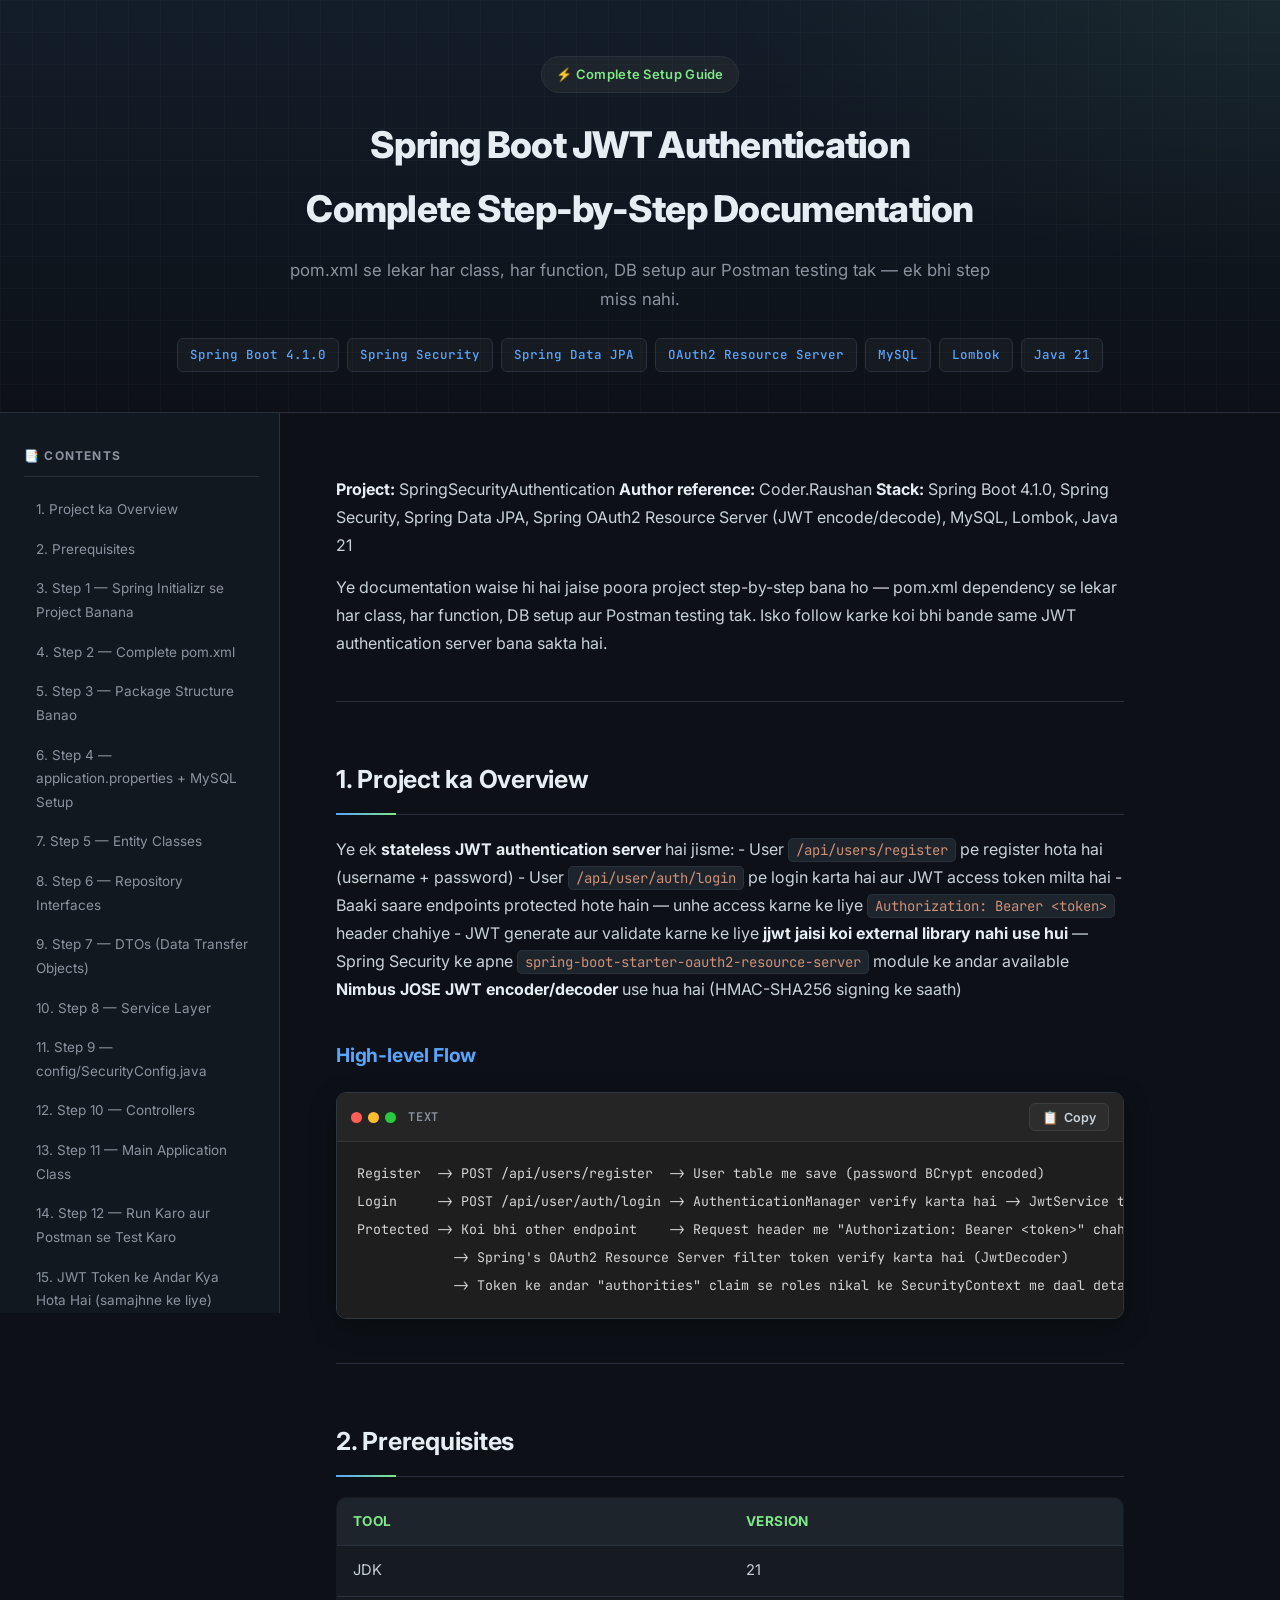
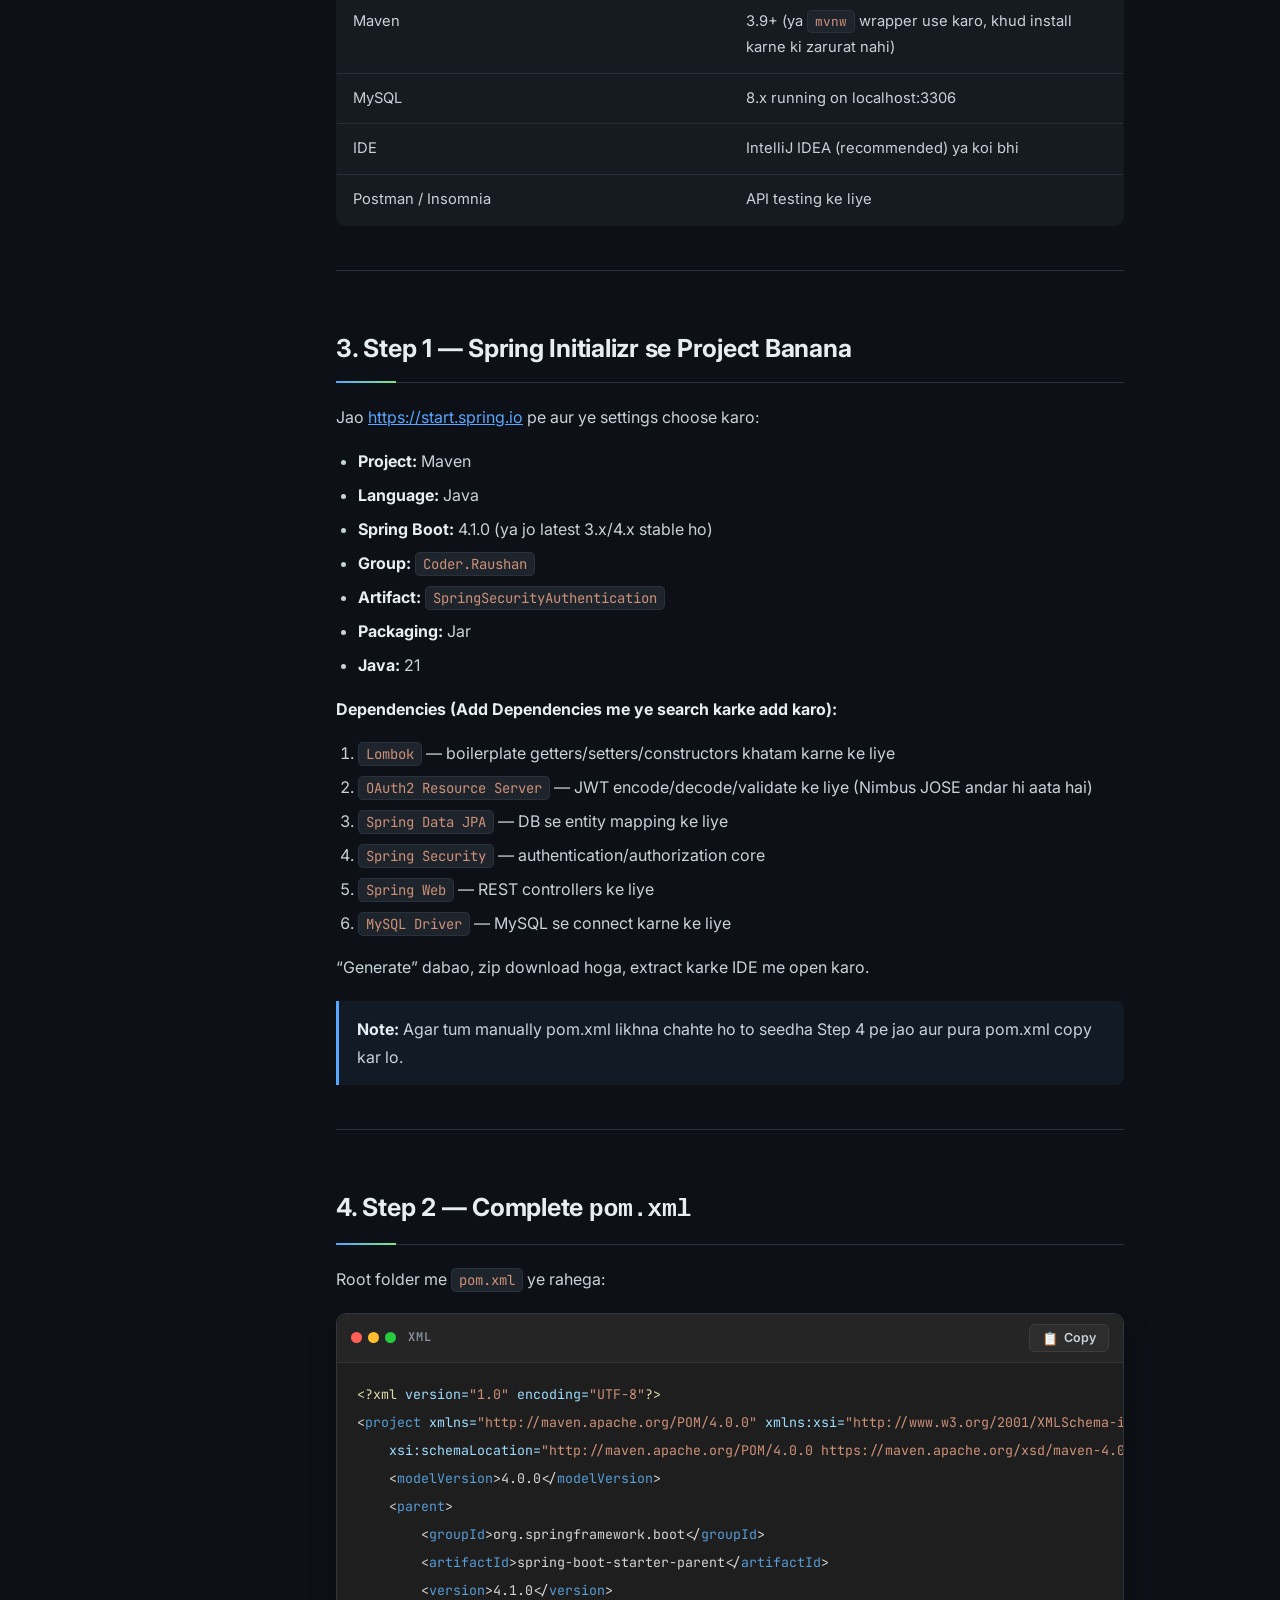
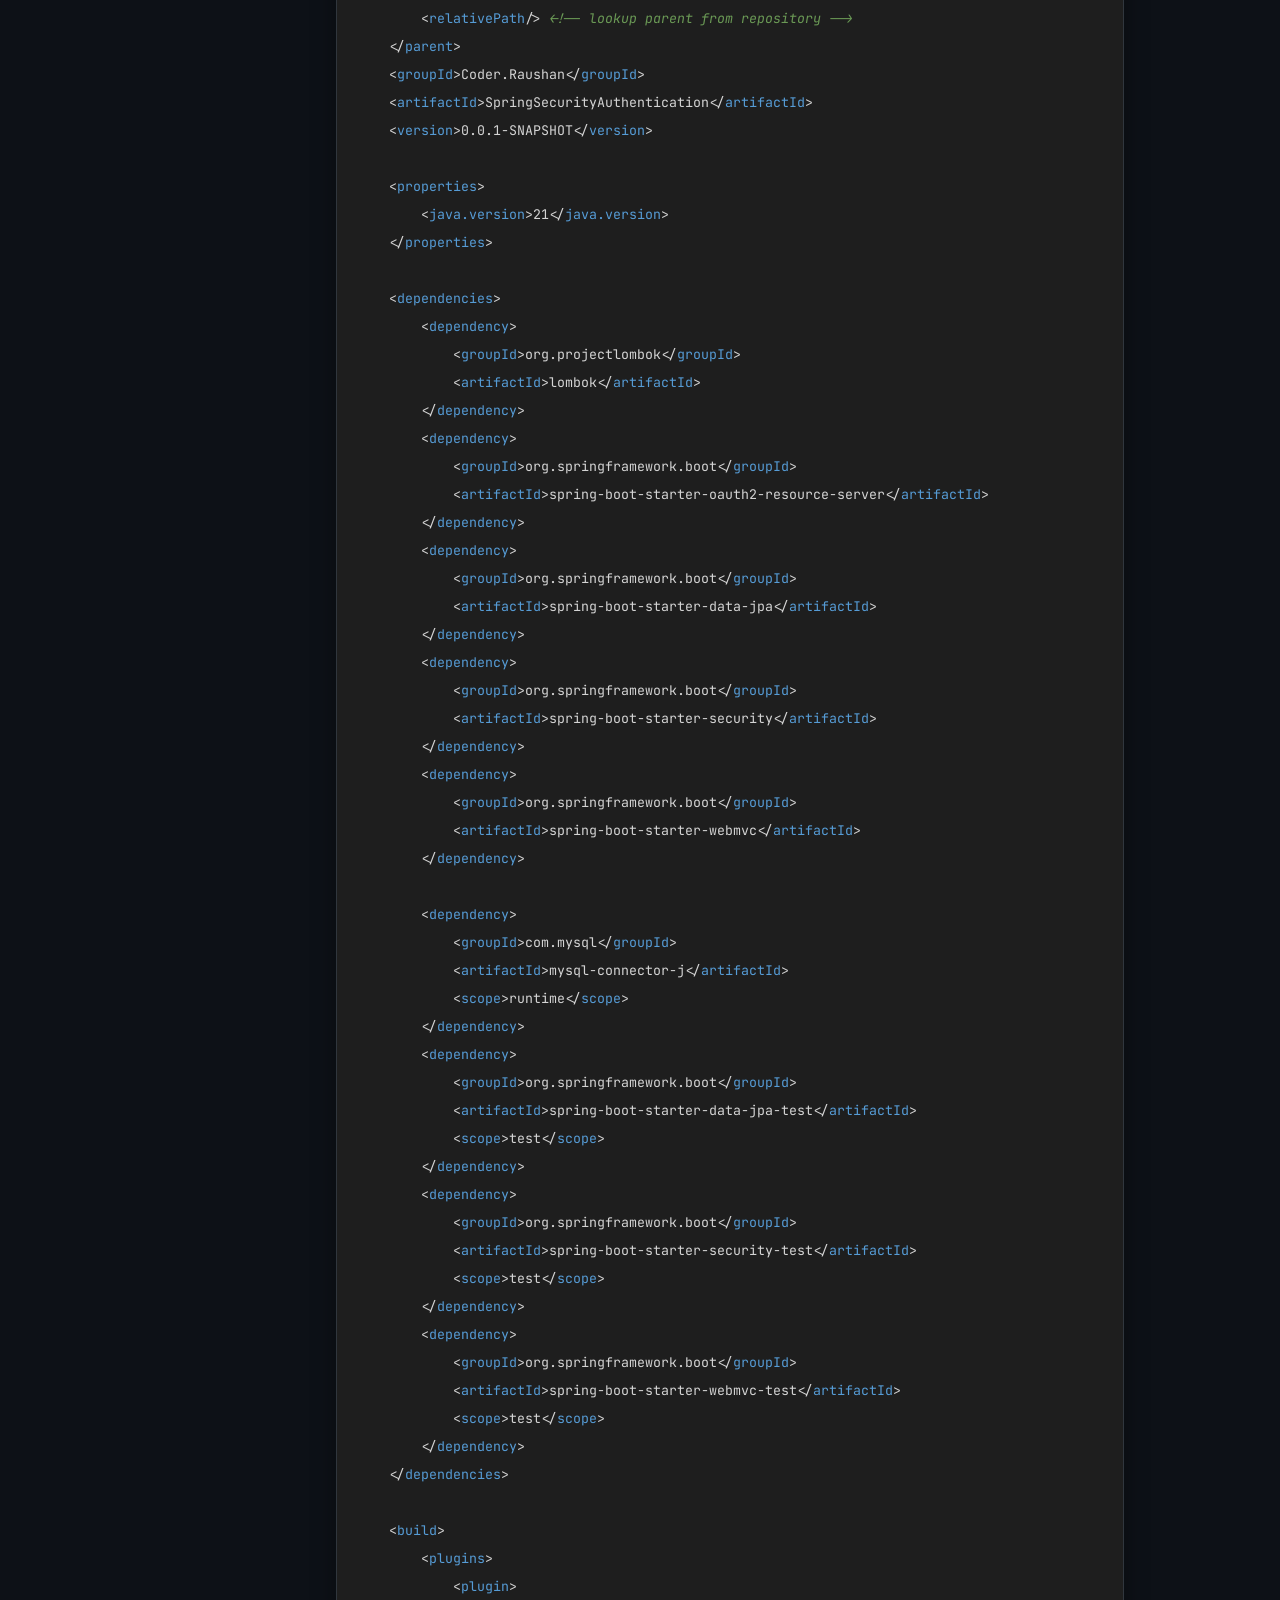
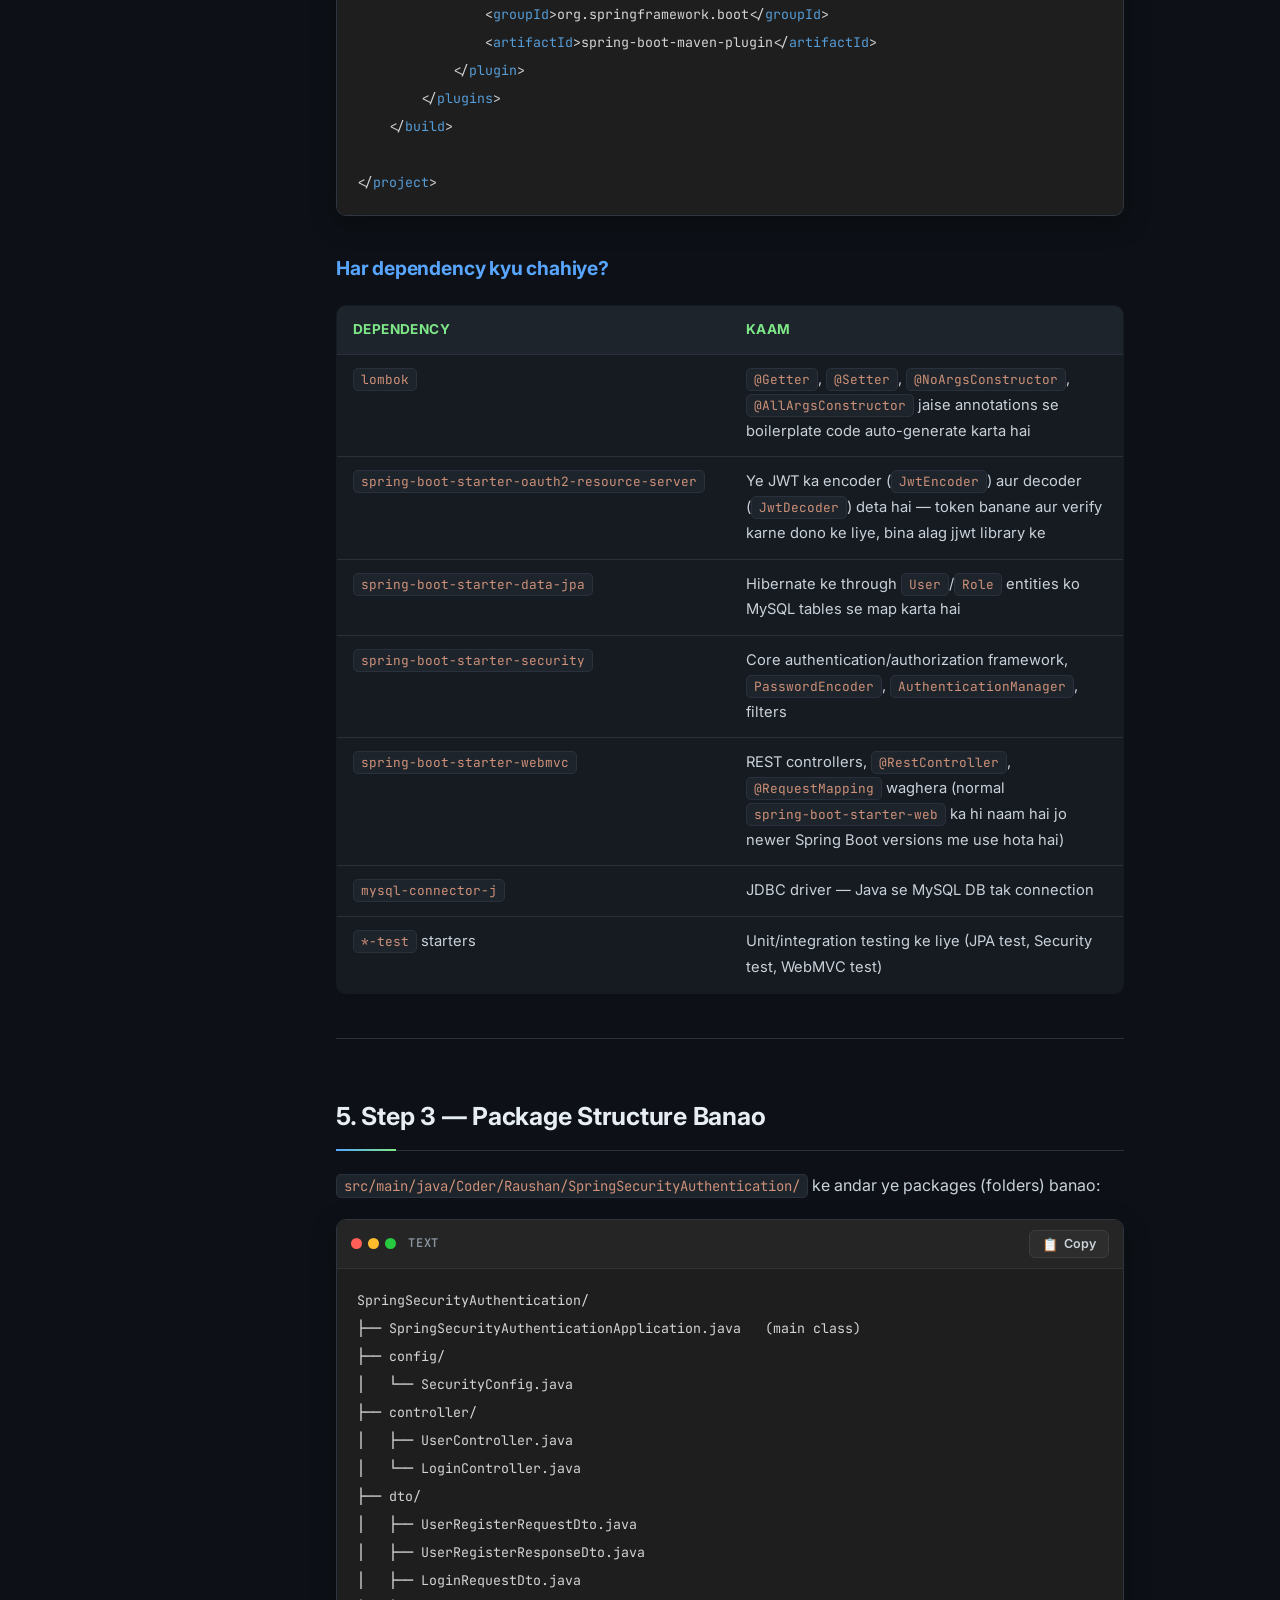
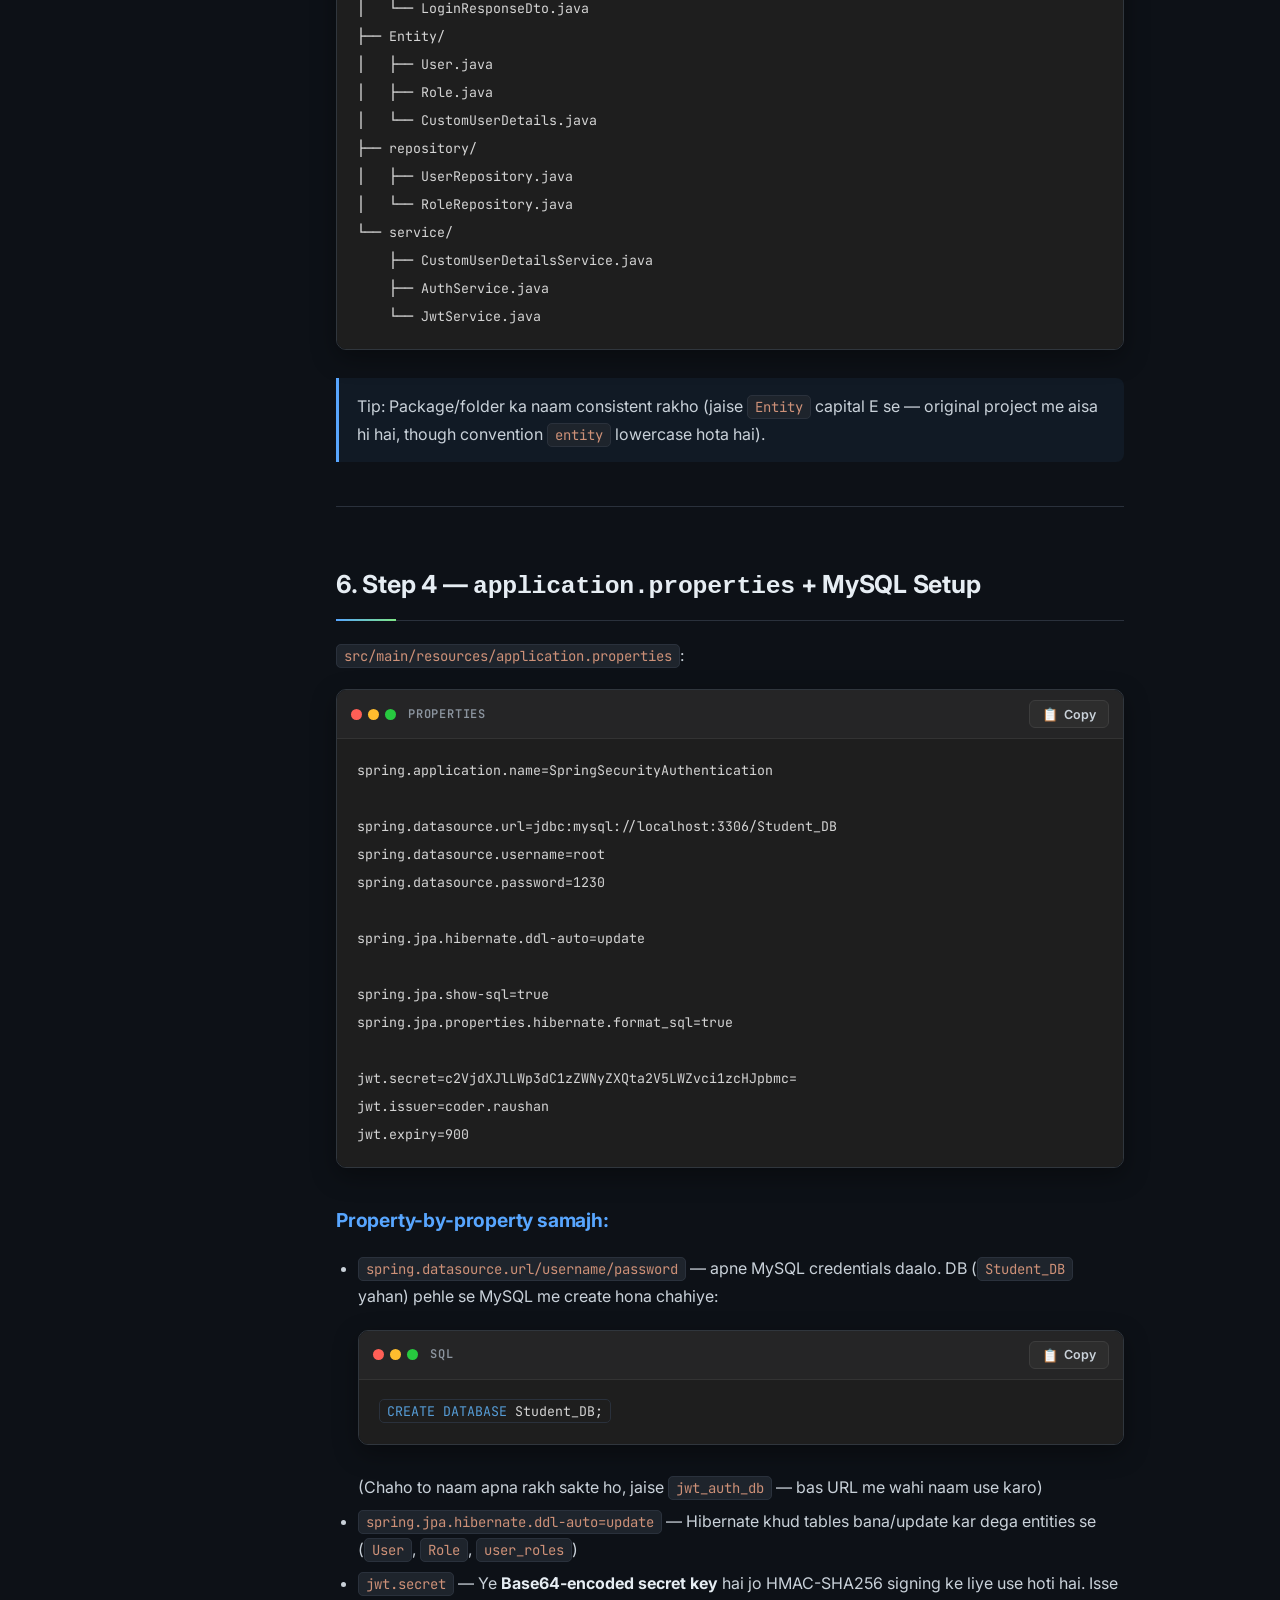
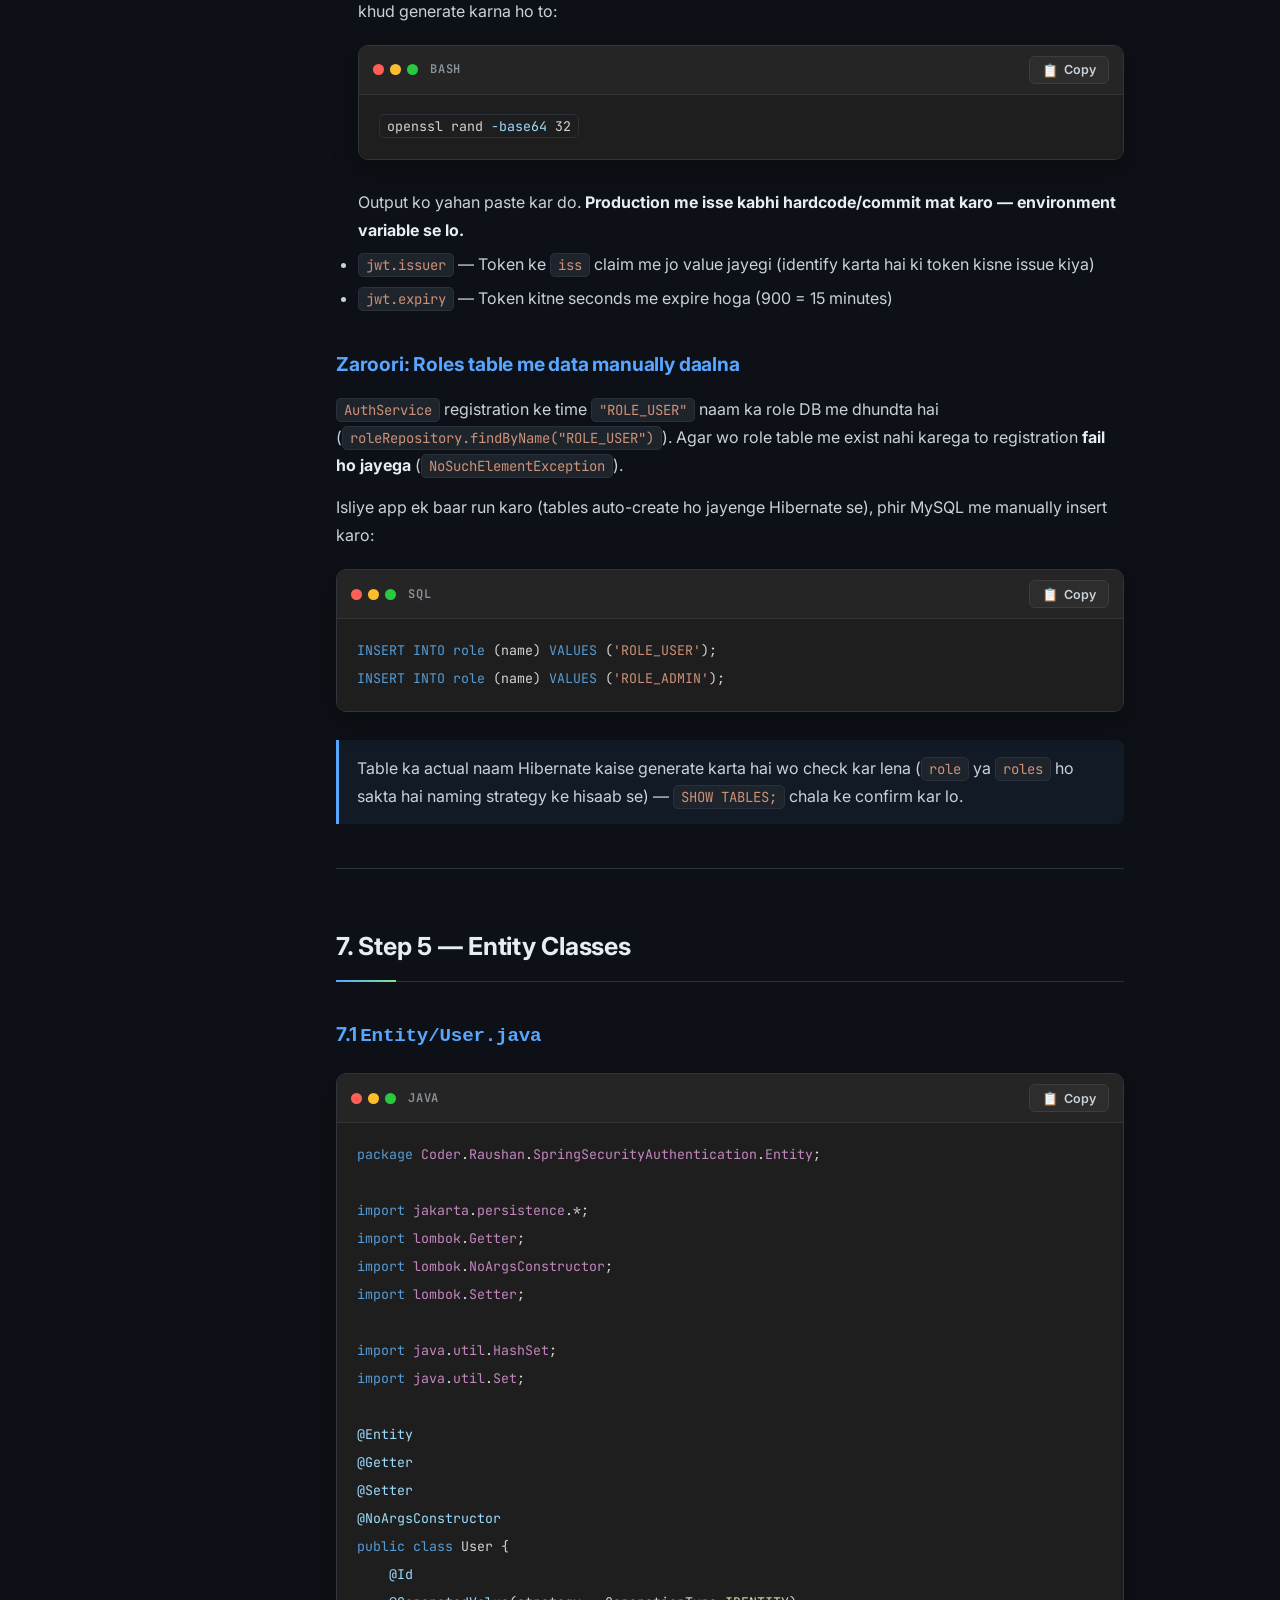
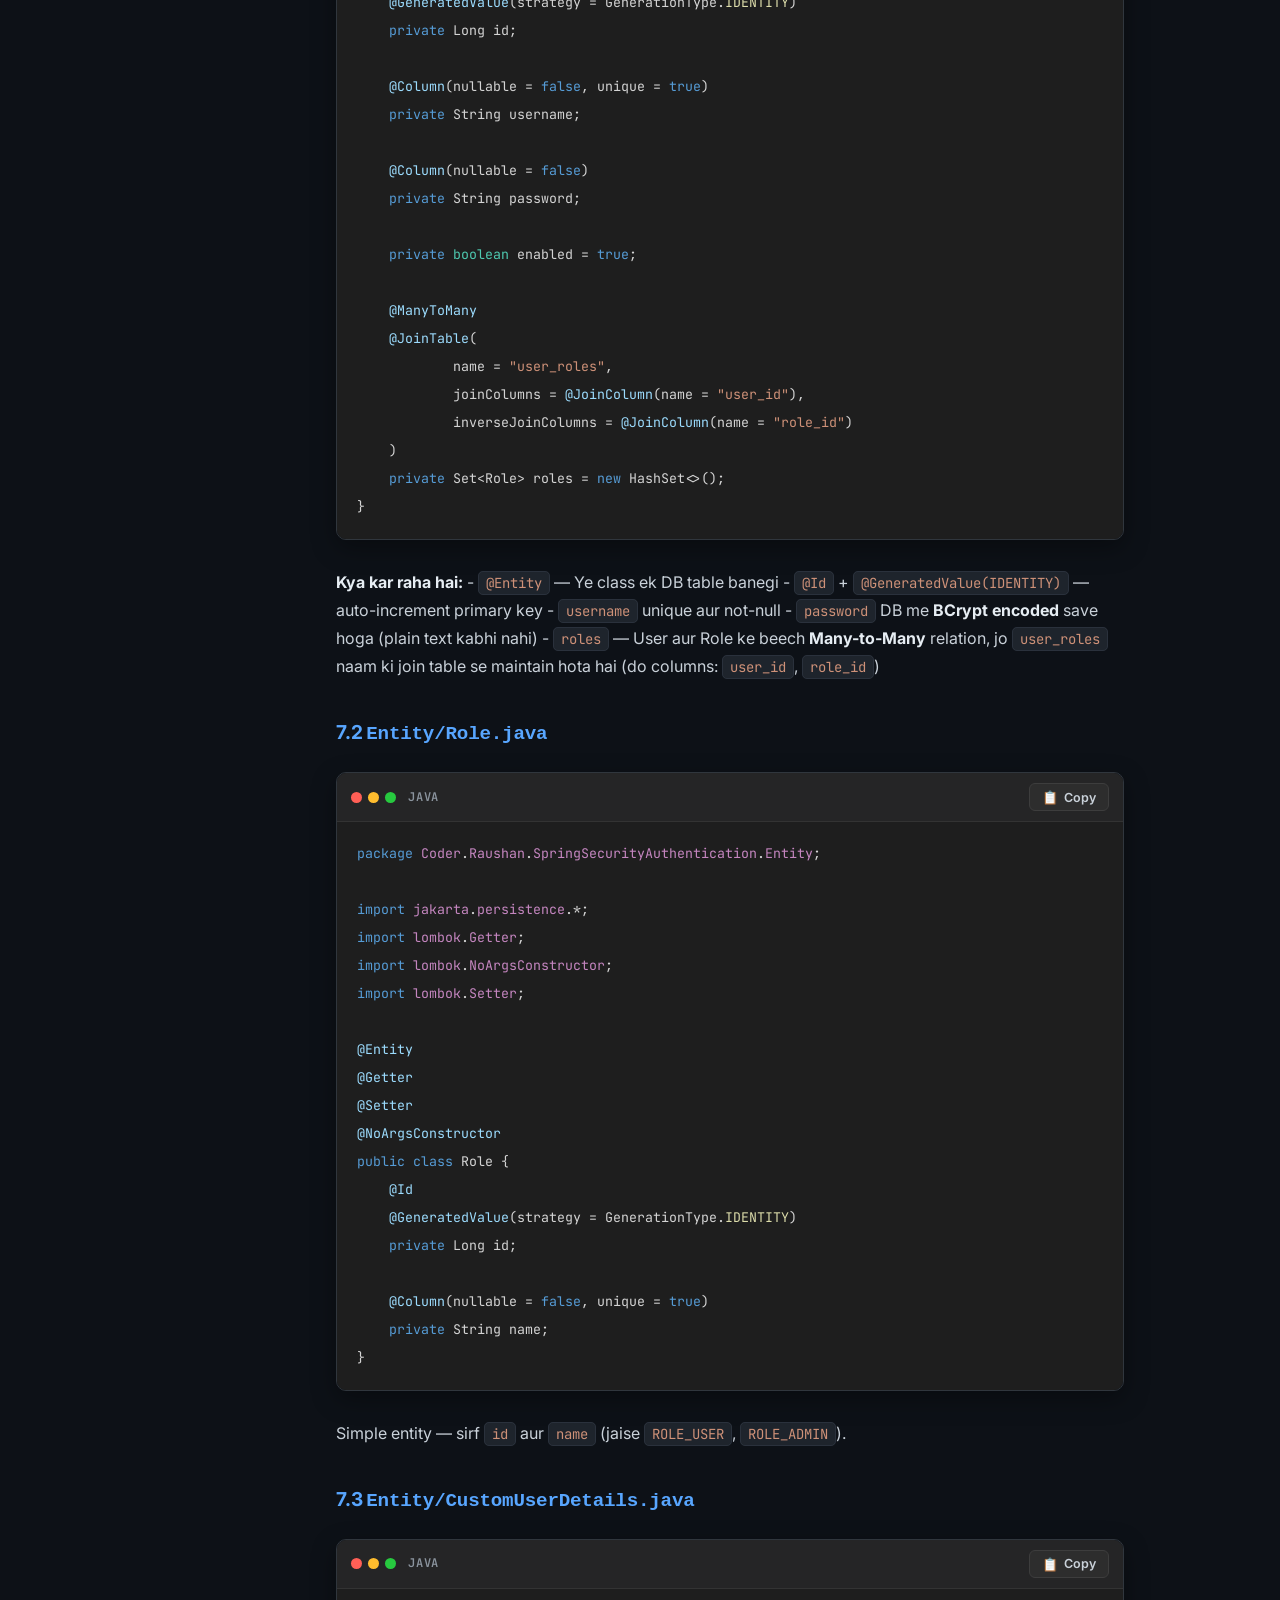
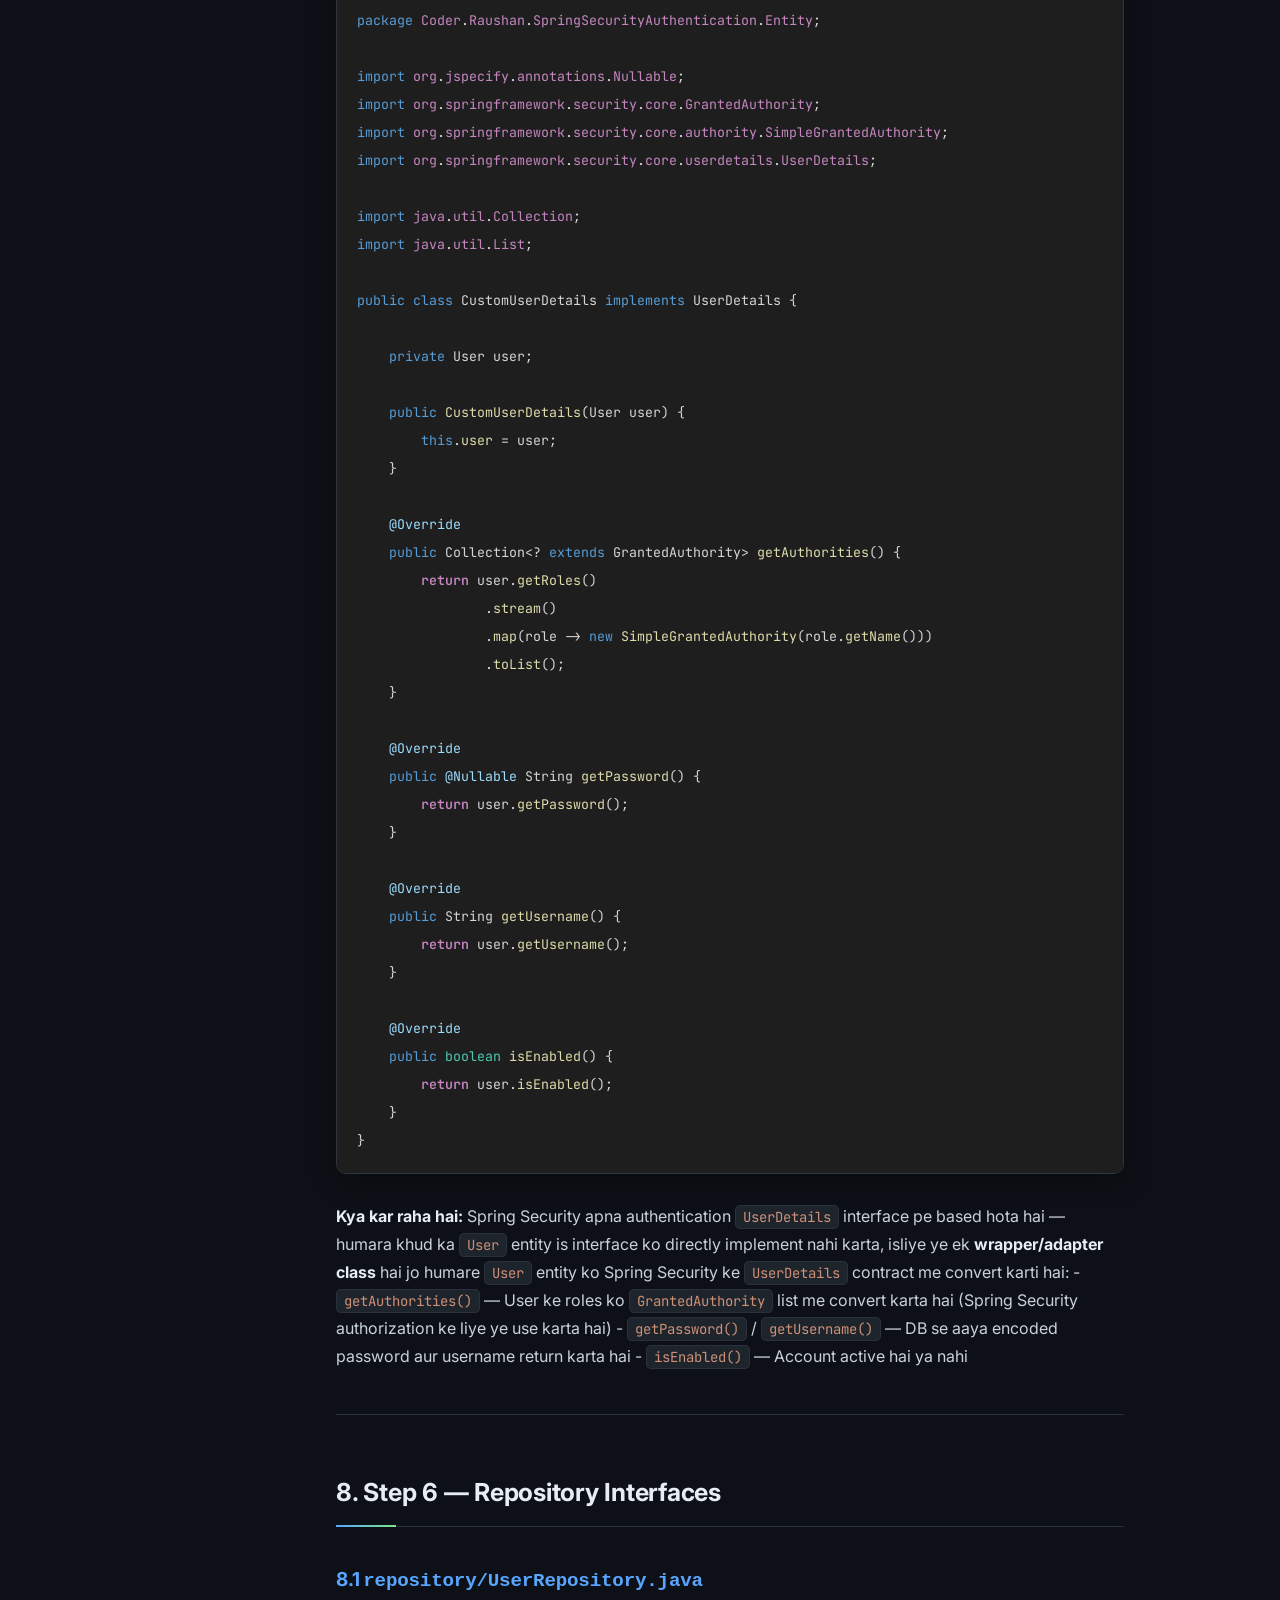
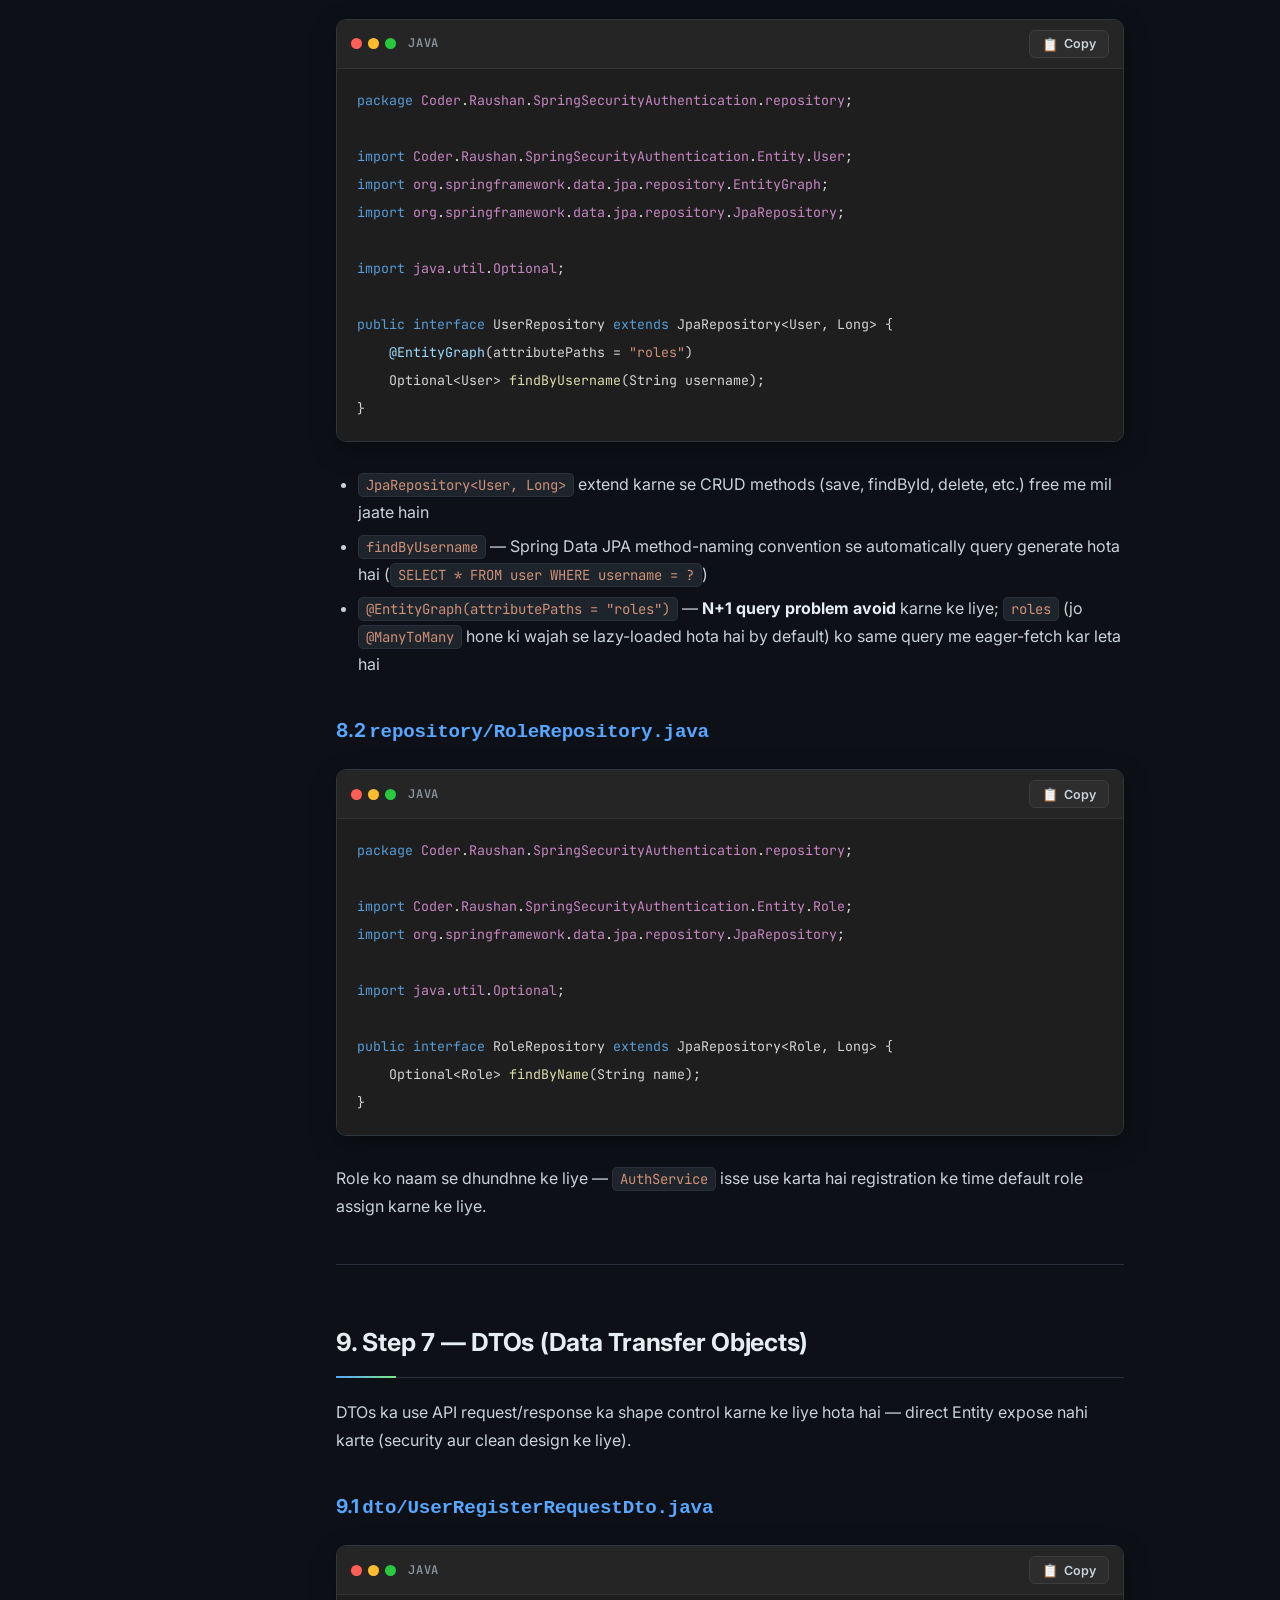
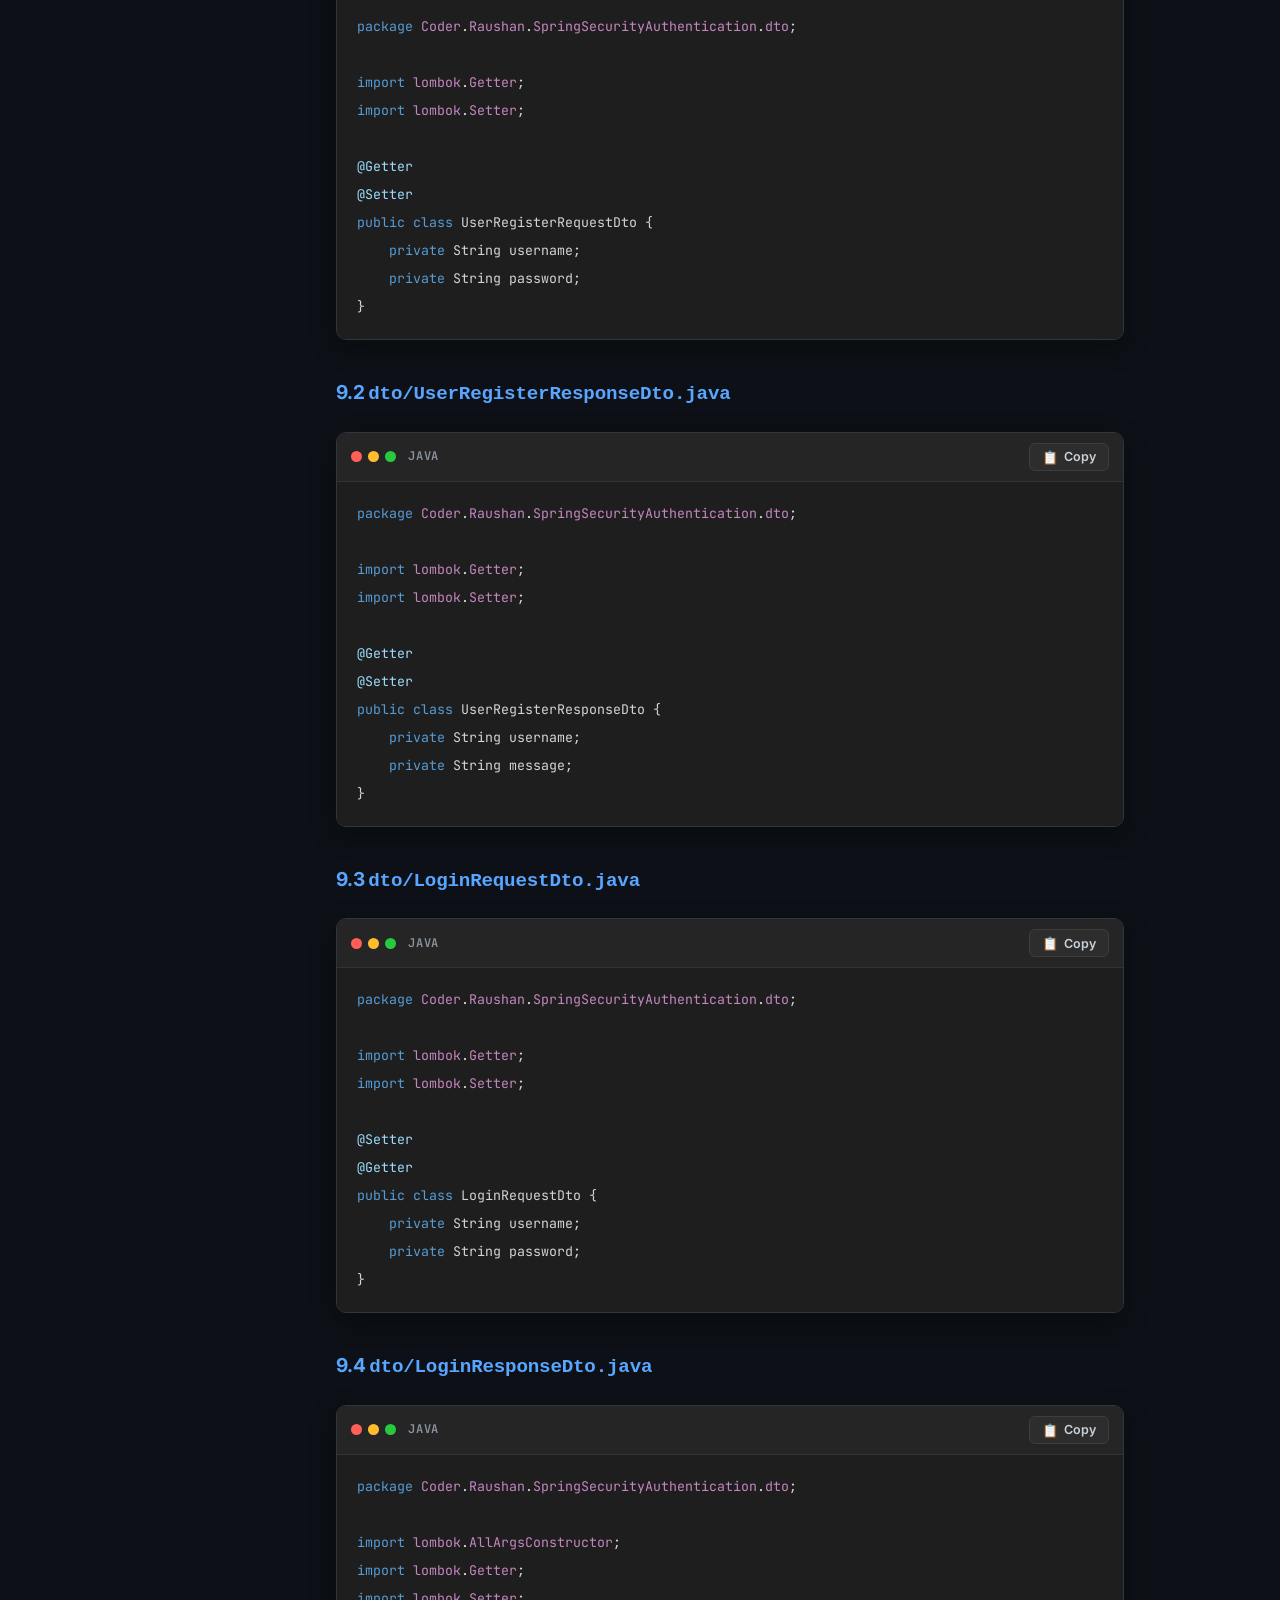
<file: LoginWithJwtTokenSpringSecurity/Spring_Boot_JWT_Authentication_Documentation (1).html>
<!DOCTYPE html>
<html lang="hi">
<head>
<meta charset="UTF-8">
<meta name="viewport" content="width=device-width, initial-scale=1.0">
<title>Spring Boot JWT Authentication — Complete Documentation</title>
<link rel="preconnect" href="https://fonts.googleapis.com">
<link href="https://fonts.googleapis.com/css2?family=JetBrains+Mono:wght@400;500;600;700&family=Inter:wght@400;500;600;700;800&display=swap" rel="stylesheet">
<style>
:root{
  --bg:#0d1117;
  --bg-soft:#111820;
  --panel:#161b22;
  --panel-2:#1e242c;
  --editor-bg:#1e1e1e;
  --editor-header:#252526;
  --border:#2a313c;
  --text:#c9d1d9;
  --text-dim:#8b949e;
  --heading:#e6edf3;
  --accent:#58a6ff;
  --accent-2:#7ee787;
  --accent-3:#ff7b72;
  --accent-purple:#bc8cff;
  --code-string:#ce9178;
  --code-kw:#569cd6;
  --code-fu:#dcdcaa;
  --code-co:#6a9955;
  --code-type:#4ec9b0;
  --code-var:#9cdcfe;
  --code-cf:#c586c0;
  --code-num:#b5cea8;
  --code-op:#d4d4d4;
  --radius:10px;
  --shadow: 0 8px 24px rgba(0,0,0,0.35);
}
*{box-sizing:border-box;}
html{scroll-behavior:smooth;}
body{
  margin:0;
  background:
    radial-gradient(1200px 600px at 15% -10%, rgba(88,166,255,0.10), transparent 60%),
    radial-gradient(1000px 500px at 100% 0%, rgba(126,231,135,0.06), transparent 55%),
    var(--bg);
  color:var(--text);
  font-family:'Inter', -apple-system, BlinkMacSystemFont, "Segoe UI", Roboto, sans-serif;
  line-height:1.75;
  font-size:16px;
}

/* ===== Top Banner ===== */
.top-banner{
  padding:56px 24px 40px;
  text-align:center;
  border-bottom:1px solid var(--border);
  background: linear-gradient(180deg, rgba(88,166,255,0.08), transparent);
  position:relative;
  overflow:hidden;
}
.top-banner::before{
  content:"";
  position:absolute; inset:0;
  background-image: linear-gradient(rgba(255,255,255,0.02) 1px, transparent 1px), linear-gradient(90deg, rgba(255,255,255,0.02) 1px, transparent 1px);
  background-size:32px 32px;
  pointer-events:none;
}
.top-banner .badge{
  display:inline-flex; align-items:center; gap:8px;
  background:var(--panel-2); border:1px solid var(--border);
  color:var(--accent-2); padding:6px 14px; border-radius:999px;
  font-size:13px; font-weight:600; letter-spacing:0.3px;
  margin-bottom:20px;
}
.top-banner h1{
  font-size:2.3rem;
  margin:0 0 14px;
  color:var(--heading);
  font-weight:800;
  letter-spacing:-0.02em;
  max-width:900px;
  margin-left:auto; margin-right:auto;
}
.top-banner .subtitle{
  color:var(--text-dim);
  font-size:1.05rem;
  max-width:700px;
  margin:0 auto;
}
.tech-pills{
  display:flex; flex-wrap:wrap; gap:8px;
  justify-content:center;
  margin-top:24px;
}
.tech-pills span{
  background:var(--panel); border:1px solid var(--border);
  color:var(--accent);
  padding:5px 12px; border-radius:6px;
  font-size:12.5px; font-family:'JetBrains Mono',monospace;
  font-weight:500;
}

/* ===== Layout ===== */
.layout{
  max-width:1400px;
  margin:0 auto;
  display:grid;
  grid-template-columns: 280px minmax(0,1fr);
  gap:0;
  align-items:start;
}
.toc{
  position:sticky;
  top:0;
  height:100vh;
  overflow-y:auto;
  padding:32px 20px 60px 24px;
  border-right:1px solid var(--border);
  background:var(--bg-soft);
}
.toc-title{
  font-size:12px; text-transform:uppercase; letter-spacing:1.2px;
  color:var(--text-dim); font-weight:700; margin-bottom:14px;
  padding-bottom:10px; border-bottom:1px solid var(--border);
}
.toc ul{list-style:none; margin:0; padding:0;}
.toc li{margin:2px 0;}
.toc a{
  display:block;
  color:var(--text-dim);
  text-decoration:none;
  font-size:13.5px;
  padding:7px 10px;
  border-radius:6px;
  border-left:2px solid transparent;
  transition:all .15s ease;
}
.toc a:hover{
  color:var(--heading);
  background:var(--panel-2);
  border-left-color:var(--accent);
}
.toc a.active{
  color:var(--accent);
  background:rgba(88,166,255,0.08);
  border-left-color:var(--accent);
  font-weight:600;
}

.content{
  padding:48px 56px 100px;
  max-width:900px;
  min-width:0;
}

/* ===== Typography ===== */
h1,h2,h3,h4{
  color:var(--heading);
  font-weight:700;
  letter-spacing:-0.01em;
  scroll-margin-top:24px;
}
.content > h1{ display:none; } /* using banner title instead */
h2{
  font-size:1.55rem;
  margin:56px 0 20px;
  padding-bottom:12px;
  border-bottom:1px solid var(--border);
  position:relative;
}
h2::before{
  content:"";
  position:absolute; left:0; bottom:-1px;
  width:60px; height:2px;
  background:linear-gradient(90deg, var(--accent), var(--accent-2));
}
h3{
  font-size:1.2rem;
  margin:36px 0 14px;
  color:var(--accent);
}
h4{
  font-size:1.02rem;
  margin:24px 0 10px;
  color:var(--code-fu);
}
p{ margin:14px 0; color:var(--text); }
strong{ color:var(--heading); font-weight:700; }
a{ color:var(--accent); }
hr{
  border:none; border-top:1px solid var(--border);
  margin:44px 0;
}
ul,ol{ padding-left:22px; }
li{ margin:6px 0; }
li > p { margin: 4px 0; }

/* inline code */
p code, li code, td code, th code {
  background:var(--panel-2);
  border:1px solid var(--border);
  color:var(--code-string);
  padding:2px 7px;
  border-radius:5px;
  font-family:'JetBrains Mono', monospace;
  font-size:0.87em;
  white-space:nowrap;
}

/* blockquote as callout */
blockquote{
  margin:20px 0;
  padding:14px 18px;
  background:rgba(88,166,255,0.06);
  border-left:3px solid var(--accent);
  border-radius:0 8px 8px 0;
  color:var(--text);
}
blockquote p{ margin:0; }

/* ===== Tables ===== */
table{
  width:100%;
  border-collapse:collapse;
  margin:20px 0 28px;
  background:var(--panel);
  border:1px solid var(--border);
  border-radius:var(--radius);
  overflow:hidden;
  font-size:0.92rem;
}
thead tr{ background:var(--panel-2); }
th{
  text-align:left;
  padding:12px 16px;
  color:var(--accent-2);
  font-weight:700;
  font-size:0.85rem;
  text-transform:uppercase;
  letter-spacing:0.4px;
  border-bottom:1px solid var(--border);
}
td{
  padding:12px 16px;
  border-bottom:1px solid var(--border);
  color:var(--text);
  vertical-align:top;
}
tbody tr:last-child td{ border-bottom:none; }
tbody tr:hover{ background:rgba(255,255,255,0.02); }

/* ===== Code Cards (VS Code style) ===== */
.code-card{
  margin:20px 0 28px;
  border-radius:var(--radius);
  overflow:hidden;
  box-shadow:var(--shadow);
  border:1px solid #30363d;
}
.code-card-header{
  display:flex; align-items:center; gap:12px;
  background:var(--editor-header);
  padding:10px 14px;
  border-bottom:1px solid #333;
}
.code-dots{ display:flex; gap:6px; }
.dot{ width:11px; height:11px; border-radius:50%; display:inline-block; }
.dot-red{ background:#ff5f56; }
.dot-yellow{ background:#ffbd2e; }
.dot-green{ background:#27c93f; }
.code-lang{
  color:#8b949e;
  font-family:'JetBrains Mono', monospace;
  font-size:12px;
  font-weight:600;
  letter-spacing:0.8px;
  flex:1;
}
.copy-btn{
  display:flex; align-items:center; gap:6px;
  background:#2d2d2d;
  border:1px solid #3d3d3d;
  color:#c9d1d9;
  padding:5px 12px;
  border-radius:6px;
  font-size:12.5px;
  font-family:'Inter', sans-serif;
  font-weight:600;
  cursor:pointer;
  transition: all .15s ease;
}
.copy-btn:hover{
  background:#3a3a3a;
  border-color:#4d4d4d;
  color:#fff;
}
.copy-btn.copied{
  background:rgba(126,231,135,0.15);
  border-color:#3fb950;
  color:#7ee787;
}
.copy-icon{ font-size:13px; }

.code-card-body{
  background:var(--editor-bg);
  overflow-x:auto;
}
.code-card-body pre{
  margin:0;
  padding:18px 20px;
  background:transparent;
}
.code-card-body pre code{
  font-family:'JetBrains Mono', monospace;
  font-size:13.3px;
  line-height:1.65;
  color:#d4d4d4;
  background:transparent;
}
/* remove pandoc line-number anchors visuals */
.code-card-body pre code a{ text-decoration:none; }

/* Syntax highlighting token colors (pandoc/skylighting classes) */
.code-card-body .kw{ color:var(--code-kw); }
.code-card-body .dt{ color:var(--code-type); }
.code-card-body .dv,.code-card-body .bn,.code-card-body .fl{ color:var(--code-num); }
.code-card-body .ch,.code-card-body .st{ color:var(--code-string); }
.code-card-body .co{ color:var(--code-co); font-style:italic; }
.code-card-body .ot{ color:var(--code-var); }
.code-card-body .fu{ color:var(--code-fu); }
.code-card-body .va{ color:var(--code-var); }
.code-card-body .cf{ color:var(--code-cf); font-weight:600; }
.code-card-body .op{ color:var(--code-op); }
.code-card-body .pp{ color:var(--code-cf); }
.code-card-body .at{ color:var(--code-var); }
.code-card-body .an,.code-card-body .cn{ color:var(--code-num); }
.code-card-body .sc,.code-card-body .ss{ color:var(--code-string); }
.code-card-body .im{ color:var(--code-cf); }
.code-card-body .vs{ color:var(--code-string); }
.code-card-body .wa{ color:var(--accent-3); }
.code-card-body .er{ color:var(--accent-3); text-decoration:underline wavy; }
.code-card-body .fu ~ .op{ color:var(--code-op); }

/* recap footer */
.footer-note{
  margin-top:60px;
  padding:24px;
  border:1px solid var(--border);
  border-radius:var(--radius);
  background:linear-gradient(135deg, rgba(88,166,255,0.06), rgba(126,231,135,0.04));
  text-align:center;
  color:var(--text-dim);
  font-size:14px;
}

/* Scrollbar */
::-webkit-scrollbar{ width:10px; height:10px; }
::-webkit-scrollbar-track{ background:var(--bg-soft); }
::-webkit-scrollbar-thumb{ background:#30363d; border-radius:10px; }
::-webkit-scrollbar-thumb:hover{ background:#3d444d; }

@media (max-width: 900px){
  .layout{ grid-template-columns:1fr; }
  .toc{ position:relative; height:auto; border-right:none; border-bottom:1px solid var(--border); }
  .content{ padding:32px 20px 80px; }
}
</style>
</head>
<body>

<div class="top-banner">
  <span class="badge">⚡ Complete Setup Guide</span>
  <h1>Spring Boot JWT Authentication<br>Complete Step-by-Step Documentation</h1>
  <p class="subtitle">pom.xml se lekar har class, har function, DB setup aur Postman testing tak — ek bhi step miss nahi.</p>
  <div class="tech-pills">
    <span>Spring Boot 4.1.0</span>
    <span>Spring Security</span>
    <span>Spring Data JPA</span>
    <span>OAuth2 Resource Server</span>
    <span>MySQL</span>
    <span>Lombok</span>
    <span>Java 21</span>
  </div>
</div>

<div class="layout">
<nav class="toc" id="tocNav"><div class="toc-title">📑 Contents</div><ul><li><a href="#project-ka-overview">1. Project ka Overview</a></li><li><a href="#prerequisites">2. Prerequisites</a></li><li><a href="#step-1-spring-initializr-se-project-banana">3. Step 1 — Spring
Initializr se Project Banana</a></li><li><a href="#step-2-complete-pom.xml">4. Step 2 — Complete
pom.xml</a></li><li><a href="#step-3-package-structure-banao">5. Step 3 — Package Structure
Banao</a></li><li><a href="#step-4-application.properties-mysql-setup">6. Step 4 —
application.properties + MySQL Setup</a></li><li><a href="#step-5-entity-classes">7. Step 5 — Entity Classes</a></li><li><a href="#step-6-repository-interfaces">8. Step 6 — Repository
Interfaces</a></li><li><a href="#step-7-dtos-data-transfer-objects">9. Step 7 — DTOs (Data
Transfer Objects)</a></li><li><a href="#step-8-service-layer">10. Step 8 — Service Layer</a></li><li><a href="#step-9-configsecurityconfig.java">11. Step 9 —
config/SecurityConfig.java</a></li><li><a href="#step-10-controllers">12. Step 10 — Controllers</a></li><li><a href="#step-11-main-application-class">13. Step 11 — Main Application
Class</a></li><li><a href="#step-12-run-karo-aur-postman-se-test-karo">14. Step 12 — Run
Karo aur Postman se Test Karo</a></li><li><a href="#jwt-token-ke-andar-kya-hota-hai-samajhne-ke-liye">15. JWT Token
ke Andar Kya Hota Hai (samajhne ke liye)</a></li><li><a href="#common-errors-aur-troubleshooting">16. Common Errors aur
Troubleshooting</a></li><li><a href="#recap-poori-cheez-ek-nazar-me">17. Recap — Poori Cheez Ek Nazar
Me</a></li></ul></nav>
  <div class="content">
<h1 id="spring-boot-jwt-authentication-complete-step-by-step-documentation">Spring
Boot JWT Authentication — Complete Step-by-Step Documentation</h1>
<p><strong>Project:</strong> SpringSecurityAuthentication <strong>Author
reference:</strong> Coder.Raushan <strong>Stack:</strong> Spring Boot
4.1.0, Spring Security, Spring Data JPA, Spring OAuth2 Resource Server
(JWT encode/decode), MySQL, Lombok, Java 21</p>
<p>Ye documentation waise hi hai jaise poora project step-by-step bana
ho — pom.xml dependency se lekar har class, har function, DB setup aur
Postman testing tak. Isko follow karke koi bhi bande same JWT
authentication server bana sakta hai.</p>
<hr/>
<h2 id="project-ka-overview">1. Project ka Overview</h2>
<p>Ye ek <strong>stateless JWT authentication server</strong> hai jisme:
- User <code>/api/users/register</code> pe register hota hai (username +
password) - User <code>/api/user/auth/login</code> pe login karta hai
aur JWT access token milta hai - Baaki saare endpoints protected hote
hain — unhe access karne ke liye
<code>Authorization: Bearer &lt;token&gt;</code> header chahiye - JWT
generate aur validate karne ke liye <strong>jjwt jaisi koi external
library nahi use hui</strong> — Spring Security ke apne
<code>spring-boot-starter-oauth2-resource-server</code> module ke andar
available <strong>Nimbus JOSE JWT encoder/decoder</strong> use hua hai
(HMAC-SHA256 signing ke saath)</p>
<h3 id="high-level-flow">High-level Flow</h3>
<div class="code-card"><div class="code-card-header"><span class="code-dots"><span class="dot dot-red"></span><span class="dot dot-yellow"></span><span class="dot dot-green"></span></span><span class="code-lang">TEXT</span><button class="copy-btn" onclick="copyCodeBlock(this)" type="button"><span class="copy-icon">📋</span><span class="copy-text">Copy</span></button></div><div class="code-card-body"><pre><code>Register  -&gt; POST /api/users/register  -&gt; User table me save (password BCrypt encoded)
Login     -&gt; POST /api/user/auth/login -&gt; AuthenticationManager verify karta hai -&gt; JwtService token banata hai
Protected -&gt; Koi bhi other endpoint    -&gt; Request header me "Authorization: Bearer &lt;token&gt;" chahiye
            -&gt; Spring's OAuth2 Resource Server filter token verify karta hai (JwtDecoder)
            -&gt; Token ke andar "authorities" claim se roles nikal ke SecurityContext me daal deta hai</code></pre></div></div>
<hr/>
<h2 id="prerequisites">2. Prerequisites</h2>
<table>
<colgroup>
<col style="width: 50%"/>
<col style="width: 50%"/>
</colgroup>
<thead>
<tr class="header">
<th>Tool</th>
<th>Version</th>
</tr>
</thead>
<tbody>
<tr class="odd">
<td>JDK</td>
<td>21</td>
</tr>
<tr class="even">
<td>Maven</td>
<td>3.9+ (ya <code>mvnw</code> wrapper use karo, khud install karne ki
zarurat nahi)</td>
</tr>
<tr class="odd">
<td>MySQL</td>
<td>8.x running on localhost:3306</td>
</tr>
<tr class="even">
<td>IDE</td>
<td>IntelliJ IDEA (recommended) ya koi bhi</td>
</tr>
<tr class="odd">
<td>Postman / Insomnia</td>
<td>API testing ke liye</td>
</tr>
</tbody>
</table>
<hr/>
<h2 id="step-1-spring-initializr-se-project-banana">3. Step 1 — Spring
Initializr se Project Banana</h2>
<p>Jao <a href="https://start.spring.io">https://start.spring.io</a> pe
aur ye settings choose karo:</p>
<ul>
<li><strong>Project:</strong> Maven</li>
<li><strong>Language:</strong> Java</li>
<li><strong>Spring Boot:</strong> 4.1.0 (ya jo latest 3.x/4.x stable
ho)</li>
<li><strong>Group:</strong> <code>Coder.Raushan</code></li>
<li><strong>Artifact:</strong>
<code>SpringSecurityAuthentication</code></li>
<li><strong>Packaging:</strong> Jar</li>
<li><strong>Java:</strong> 21</li>
</ul>
<p><strong>Dependencies (Add Dependencies me ye search karke add
karo):</strong></p>
<ol type="1">
<li><code>Lombok</code> — boilerplate getters/setters/constructors
khatam karne ke liye</li>
<li><code>OAuth2 Resource Server</code> — JWT encode/decode/validate ke
liye (Nimbus JOSE andar hi aata hai)</li>
<li><code>Spring Data JPA</code> — DB se entity mapping ke liye</li>
<li><code>Spring Security</code> — authentication/authorization
core</li>
<li><code>Spring Web</code> — REST controllers ke liye</li>
<li><code>MySQL Driver</code> — MySQL se connect karne ke liye</li>
</ol>
<p>“Generate” dabao, zip download hoga, extract karke IDE me open
karo.</p>
<blockquote>
<p><strong>Note:</strong> Agar tum manually pom.xml likhna chahte ho to
seedha Step 4 pe jao aur pura pom.xml copy kar lo.</p>
</blockquote>
<hr/>
<h2 id="step-2-complete-pom.xml">4. Step 2 — Complete
<code>pom.xml</code></h2>
<p>Root folder me <code>pom.xml</code> ye rahega:</p>
<div class="code-card"><div class="code-card-header"><span class="code-dots"><span class="dot dot-red"></span><span class="dot dot-yellow"></span><span class="dot dot-green"></span></span><span class="code-lang">XML</span><button class="copy-btn" onclick="copyCodeBlock(this)" type="button"><span class="copy-icon">📋</span><span class="copy-text">Copy</span></button></div><div class="code-card-body"><div class="sourceCode" id="cb2"><pre class="sourceCode xml"><code class="sourceCode xml"><span id="cb2-1"><a aria-hidden="true" href="#cb2-1" tabindex="-1"></a><span class="fu">&lt;?xml</span><span class="ot"> version=</span><span class="st">"1.0"</span><span class="ot"> encoding=</span><span class="st">"UTF-8"</span><span class="fu">?&gt;</span></span>
<span id="cb2-2"><a aria-hidden="true" href="#cb2-2" tabindex="-1"></a>&lt;<span class="kw">project</span><span class="ot"> xmlns=</span><span class="st">"http://maven.apache.org/POM/4.0.0"</span><span class="ot"> xmlns:xsi=</span><span class="st">"http://www.w3.org/2001/XMLSchema-instance"</span></span>
<span id="cb2-3"><a aria-hidden="true" href="#cb2-3" tabindex="-1"></a><span class="ot">    xsi:schemaLocation=</span><span class="st">"http://maven.apache.org/POM/4.0.0 https://maven.apache.org/xsd/maven-4.0.0.xsd"</span>&gt;</span>
<span id="cb2-4"><a aria-hidden="true" href="#cb2-4" tabindex="-1"></a>    &lt;<span class="kw">modelVersion</span>&gt;4.0.0&lt;/<span class="kw">modelVersion</span>&gt;</span>
<span id="cb2-5"><a aria-hidden="true" href="#cb2-5" tabindex="-1"></a>    &lt;<span class="kw">parent</span>&gt;</span>
<span id="cb2-6"><a aria-hidden="true" href="#cb2-6" tabindex="-1"></a>        &lt;<span class="kw">groupId</span>&gt;org.springframework.boot&lt;/<span class="kw">groupId</span>&gt;</span>
<span id="cb2-7"><a aria-hidden="true" href="#cb2-7" tabindex="-1"></a>        &lt;<span class="kw">artifactId</span>&gt;spring-boot-starter-parent&lt;/<span class="kw">artifactId</span>&gt;</span>
<span id="cb2-8"><a aria-hidden="true" href="#cb2-8" tabindex="-1"></a>        &lt;<span class="kw">version</span>&gt;4.1.0&lt;/<span class="kw">version</span>&gt;</span>
<span id="cb2-9"><a aria-hidden="true" href="#cb2-9" tabindex="-1"></a>        &lt;<span class="kw">relativePath</span>/&gt; <span class="co">&lt;!-- lookup parent from repository --&gt;</span></span>
<span id="cb2-10"><a aria-hidden="true" href="#cb2-10" tabindex="-1"></a>    &lt;/<span class="kw">parent</span>&gt;</span>
<span id="cb2-11"><a aria-hidden="true" href="#cb2-11" tabindex="-1"></a>    &lt;<span class="kw">groupId</span>&gt;Coder.Raushan&lt;/<span class="kw">groupId</span>&gt;</span>
<span id="cb2-12"><a aria-hidden="true" href="#cb2-12" tabindex="-1"></a>    &lt;<span class="kw">artifactId</span>&gt;SpringSecurityAuthentication&lt;/<span class="kw">artifactId</span>&gt;</span>
<span id="cb2-13"><a aria-hidden="true" href="#cb2-13" tabindex="-1"></a>    &lt;<span class="kw">version</span>&gt;0.0.1-SNAPSHOT&lt;/<span class="kw">version</span>&gt;</span>
<span id="cb2-14"><a aria-hidden="true" href="#cb2-14" tabindex="-1"></a></span>
<span id="cb2-15"><a aria-hidden="true" href="#cb2-15" tabindex="-1"></a>    &lt;<span class="kw">properties</span>&gt;</span>
<span id="cb2-16"><a aria-hidden="true" href="#cb2-16" tabindex="-1"></a>        &lt;<span class="kw">java.version</span>&gt;21&lt;/<span class="kw">java.version</span>&gt;</span>
<span id="cb2-17"><a aria-hidden="true" href="#cb2-17" tabindex="-1"></a>    &lt;/<span class="kw">properties</span>&gt;</span>
<span id="cb2-18"><a aria-hidden="true" href="#cb2-18" tabindex="-1"></a></span>
<span id="cb2-19"><a aria-hidden="true" href="#cb2-19" tabindex="-1"></a>    &lt;<span class="kw">dependencies</span>&gt;</span>
<span id="cb2-20"><a aria-hidden="true" href="#cb2-20" tabindex="-1"></a>        &lt;<span class="kw">dependency</span>&gt;</span>
<span id="cb2-21"><a aria-hidden="true" href="#cb2-21" tabindex="-1"></a>            &lt;<span class="kw">groupId</span>&gt;org.projectlombok&lt;/<span class="kw">groupId</span>&gt;</span>
<span id="cb2-22"><a aria-hidden="true" href="#cb2-22" tabindex="-1"></a>            &lt;<span class="kw">artifactId</span>&gt;lombok&lt;/<span class="kw">artifactId</span>&gt;</span>
<span id="cb2-23"><a aria-hidden="true" href="#cb2-23" tabindex="-1"></a>        &lt;/<span class="kw">dependency</span>&gt;</span>
<span id="cb2-24"><a aria-hidden="true" href="#cb2-24" tabindex="-1"></a>        &lt;<span class="kw">dependency</span>&gt;</span>
<span id="cb2-25"><a aria-hidden="true" href="#cb2-25" tabindex="-1"></a>            &lt;<span class="kw">groupId</span>&gt;org.springframework.boot&lt;/<span class="kw">groupId</span>&gt;</span>
<span id="cb2-26"><a aria-hidden="true" href="#cb2-26" tabindex="-1"></a>            &lt;<span class="kw">artifactId</span>&gt;spring-boot-starter-oauth2-resource-server&lt;/<span class="kw">artifactId</span>&gt;</span>
<span id="cb2-27"><a aria-hidden="true" href="#cb2-27" tabindex="-1"></a>        &lt;/<span class="kw">dependency</span>&gt;</span>
<span id="cb2-28"><a aria-hidden="true" href="#cb2-28" tabindex="-1"></a>        &lt;<span class="kw">dependency</span>&gt;</span>
<span id="cb2-29"><a aria-hidden="true" href="#cb2-29" tabindex="-1"></a>            &lt;<span class="kw">groupId</span>&gt;org.springframework.boot&lt;/<span class="kw">groupId</span>&gt;</span>
<span id="cb2-30"><a aria-hidden="true" href="#cb2-30" tabindex="-1"></a>            &lt;<span class="kw">artifactId</span>&gt;spring-boot-starter-data-jpa&lt;/<span class="kw">artifactId</span>&gt;</span>
<span id="cb2-31"><a aria-hidden="true" href="#cb2-31" tabindex="-1"></a>        &lt;/<span class="kw">dependency</span>&gt;</span>
<span id="cb2-32"><a aria-hidden="true" href="#cb2-32" tabindex="-1"></a>        &lt;<span class="kw">dependency</span>&gt;</span>
<span id="cb2-33"><a aria-hidden="true" href="#cb2-33" tabindex="-1"></a>            &lt;<span class="kw">groupId</span>&gt;org.springframework.boot&lt;/<span class="kw">groupId</span>&gt;</span>
<span id="cb2-34"><a aria-hidden="true" href="#cb2-34" tabindex="-1"></a>            &lt;<span class="kw">artifactId</span>&gt;spring-boot-starter-security&lt;/<span class="kw">artifactId</span>&gt;</span>
<span id="cb2-35"><a aria-hidden="true" href="#cb2-35" tabindex="-1"></a>        &lt;/<span class="kw">dependency</span>&gt;</span>
<span id="cb2-36"><a aria-hidden="true" href="#cb2-36" tabindex="-1"></a>        &lt;<span class="kw">dependency</span>&gt;</span>
<span id="cb2-37"><a aria-hidden="true" href="#cb2-37" tabindex="-1"></a>            &lt;<span class="kw">groupId</span>&gt;org.springframework.boot&lt;/<span class="kw">groupId</span>&gt;</span>
<span id="cb2-38"><a aria-hidden="true" href="#cb2-38" tabindex="-1"></a>            &lt;<span class="kw">artifactId</span>&gt;spring-boot-starter-webmvc&lt;/<span class="kw">artifactId</span>&gt;</span>
<span id="cb2-39"><a aria-hidden="true" href="#cb2-39" tabindex="-1"></a>        &lt;/<span class="kw">dependency</span>&gt;</span>
<span id="cb2-40"><a aria-hidden="true" href="#cb2-40" tabindex="-1"></a></span>
<span id="cb2-41"><a aria-hidden="true" href="#cb2-41" tabindex="-1"></a>        &lt;<span class="kw">dependency</span>&gt;</span>
<span id="cb2-42"><a aria-hidden="true" href="#cb2-42" tabindex="-1"></a>            &lt;<span class="kw">groupId</span>&gt;com.mysql&lt;/<span class="kw">groupId</span>&gt;</span>
<span id="cb2-43"><a aria-hidden="true" href="#cb2-43" tabindex="-1"></a>            &lt;<span class="kw">artifactId</span>&gt;mysql-connector-j&lt;/<span class="kw">artifactId</span>&gt;</span>
<span id="cb2-44"><a aria-hidden="true" href="#cb2-44" tabindex="-1"></a>            &lt;<span class="kw">scope</span>&gt;runtime&lt;/<span class="kw">scope</span>&gt;</span>
<span id="cb2-45"><a aria-hidden="true" href="#cb2-45" tabindex="-1"></a>        &lt;/<span class="kw">dependency</span>&gt;</span>
<span id="cb2-46"><a aria-hidden="true" href="#cb2-46" tabindex="-1"></a>        &lt;<span class="kw">dependency</span>&gt;</span>
<span id="cb2-47"><a aria-hidden="true" href="#cb2-47" tabindex="-1"></a>            &lt;<span class="kw">groupId</span>&gt;org.springframework.boot&lt;/<span class="kw">groupId</span>&gt;</span>
<span id="cb2-48"><a aria-hidden="true" href="#cb2-48" tabindex="-1"></a>            &lt;<span class="kw">artifactId</span>&gt;spring-boot-starter-data-jpa-test&lt;/<span class="kw">artifactId</span>&gt;</span>
<span id="cb2-49"><a aria-hidden="true" href="#cb2-49" tabindex="-1"></a>            &lt;<span class="kw">scope</span>&gt;test&lt;/<span class="kw">scope</span>&gt;</span>
<span id="cb2-50"><a aria-hidden="true" href="#cb2-50" tabindex="-1"></a>        &lt;/<span class="kw">dependency</span>&gt;</span>
<span id="cb2-51"><a aria-hidden="true" href="#cb2-51" tabindex="-1"></a>        &lt;<span class="kw">dependency</span>&gt;</span>
<span id="cb2-52"><a aria-hidden="true" href="#cb2-52" tabindex="-1"></a>            &lt;<span class="kw">groupId</span>&gt;org.springframework.boot&lt;/<span class="kw">groupId</span>&gt;</span>
<span id="cb2-53"><a aria-hidden="true" href="#cb2-53" tabindex="-1"></a>            &lt;<span class="kw">artifactId</span>&gt;spring-boot-starter-security-test&lt;/<span class="kw">artifactId</span>&gt;</span>
<span id="cb2-54"><a aria-hidden="true" href="#cb2-54" tabindex="-1"></a>            &lt;<span class="kw">scope</span>&gt;test&lt;/<span class="kw">scope</span>&gt;</span>
<span id="cb2-55"><a aria-hidden="true" href="#cb2-55" tabindex="-1"></a>        &lt;/<span class="kw">dependency</span>&gt;</span>
<span id="cb2-56"><a aria-hidden="true" href="#cb2-56" tabindex="-1"></a>        &lt;<span class="kw">dependency</span>&gt;</span>
<span id="cb2-57"><a aria-hidden="true" href="#cb2-57" tabindex="-1"></a>            &lt;<span class="kw">groupId</span>&gt;org.springframework.boot&lt;/<span class="kw">groupId</span>&gt;</span>
<span id="cb2-58"><a aria-hidden="true" href="#cb2-58" tabindex="-1"></a>            &lt;<span class="kw">artifactId</span>&gt;spring-boot-starter-webmvc-test&lt;/<span class="kw">artifactId</span>&gt;</span>
<span id="cb2-59"><a aria-hidden="true" href="#cb2-59" tabindex="-1"></a>            &lt;<span class="kw">scope</span>&gt;test&lt;/<span class="kw">scope</span>&gt;</span>
<span id="cb2-60"><a aria-hidden="true" href="#cb2-60" tabindex="-1"></a>        &lt;/<span class="kw">dependency</span>&gt;</span>
<span id="cb2-61"><a aria-hidden="true" href="#cb2-61" tabindex="-1"></a>    &lt;/<span class="kw">dependencies</span>&gt;</span>
<span id="cb2-62"><a aria-hidden="true" href="#cb2-62" tabindex="-1"></a></span>
<span id="cb2-63"><a aria-hidden="true" href="#cb2-63" tabindex="-1"></a>    &lt;<span class="kw">build</span>&gt;</span>
<span id="cb2-64"><a aria-hidden="true" href="#cb2-64" tabindex="-1"></a>        &lt;<span class="kw">plugins</span>&gt;</span>
<span id="cb2-65"><a aria-hidden="true" href="#cb2-65" tabindex="-1"></a>            &lt;<span class="kw">plugin</span>&gt;</span>
<span id="cb2-66"><a aria-hidden="true" href="#cb2-66" tabindex="-1"></a>                &lt;<span class="kw">groupId</span>&gt;org.springframework.boot&lt;/<span class="kw">groupId</span>&gt;</span>
<span id="cb2-67"><a aria-hidden="true" href="#cb2-67" tabindex="-1"></a>                &lt;<span class="kw">artifactId</span>&gt;spring-boot-maven-plugin&lt;/<span class="kw">artifactId</span>&gt;</span>
<span id="cb2-68"><a aria-hidden="true" href="#cb2-68" tabindex="-1"></a>            &lt;/<span class="kw">plugin</span>&gt;</span>
<span id="cb2-69"><a aria-hidden="true" href="#cb2-69" tabindex="-1"></a>        &lt;/<span class="kw">plugins</span>&gt;</span>
<span id="cb2-70"><a aria-hidden="true" href="#cb2-70" tabindex="-1"></a>    &lt;/<span class="kw">build</span>&gt;</span>
<span id="cb2-71"><a aria-hidden="true" href="#cb2-71" tabindex="-1"></a></span>
<span id="cb2-72"><a aria-hidden="true" href="#cb2-72" tabindex="-1"></a>&lt;/<span class="kw">project</span>&gt;</span></code></pre></div></div></div>
<h3 id="har-dependency-kyu-chahiye">Har dependency kyu chahiye?</h3>
<table>
<colgroup>
<col style="width: 50%"/>
<col style="width: 50%"/>
</colgroup>
<thead>
<tr class="header">
<th>Dependency</th>
<th>Kaam</th>
</tr>
</thead>
<tbody>
<tr class="odd">
<td><code>lombok</code></td>
<td><code>@Getter</code>, <code>@Setter</code>,
<code>@NoArgsConstructor</code>, <code>@AllArgsConstructor</code> jaise
annotations se boilerplate code auto-generate karta hai</td>
</tr>
<tr class="even">
<td><code>spring-boot-starter-oauth2-resource-server</code></td>
<td>Ye JWT ka encoder (<code>JwtEncoder</code>) aur decoder
(<code>JwtDecoder</code>) deta hai — token banane aur verify karne dono
ke liye, bina alag jjwt library ke</td>
</tr>
<tr class="odd">
<td><code>spring-boot-starter-data-jpa</code></td>
<td>Hibernate ke through <code>User</code>/<code>Role</code> entities ko
MySQL tables se map karta hai</td>
</tr>
<tr class="even">
<td><code>spring-boot-starter-security</code></td>
<td>Core authentication/authorization framework,
<code>PasswordEncoder</code>, <code>AuthenticationManager</code>,
filters</td>
</tr>
<tr class="odd">
<td><code>spring-boot-starter-webmvc</code></td>
<td>REST controllers, <code>@RestController</code>,
<code>@RequestMapping</code> waghera (normal
<code>spring-boot-starter-web</code> ka hi naam hai jo newer Spring Boot
versions me use hota hai)</td>
</tr>
<tr class="even">
<td><code>mysql-connector-j</code></td>
<td>JDBC driver — Java se MySQL DB tak connection</td>
</tr>
<tr class="odd">
<td><code>*-test</code> starters</td>
<td>Unit/integration testing ke liye (JPA test, Security test, WebMVC
test)</td>
</tr>
</tbody>
</table>
<hr/>
<h2 id="step-3-package-structure-banao">5. Step 3 — Package Structure
Banao</h2>
<p><code>src/main/java/Coder/Raushan/SpringSecurityAuthentication/</code>
ke andar ye packages (folders) banao:</p>
<div class="code-card"><div class="code-card-header"><span class="code-dots"><span class="dot dot-red"></span><span class="dot dot-yellow"></span><span class="dot dot-green"></span></span><span class="code-lang">TEXT</span><button class="copy-btn" onclick="copyCodeBlock(this)" type="button"><span class="copy-icon">📋</span><span class="copy-text">Copy</span></button></div><div class="code-card-body"><pre><code>SpringSecurityAuthentication/
├── SpringSecurityAuthenticationApplication.java   (main class)
├── config/
│   └── SecurityConfig.java
├── controller/
│   ├── UserController.java
│   └── LoginController.java
├── dto/
│   ├── UserRegisterRequestDto.java
│   ├── UserRegisterResponseDto.java
│   ├── LoginRequestDto.java
│   └── LoginResponseDto.java
├── Entity/
│   ├── User.java
│   ├── Role.java
│   └── CustomUserDetails.java
├── repository/
│   ├── UserRepository.java
│   └── RoleRepository.java
└── service/
    ├── CustomUserDetailsService.java
    ├── AuthService.java
    └── JwtService.java</code></pre></div></div>
<blockquote>
<p>Tip: Package/folder ka naam consistent rakho (jaise
<code>Entity</code> capital E se — original project me aisa hi hai,
though convention <code>entity</code> lowercase hota hai).</p>
</blockquote>
<hr/>
<h2 id="step-4-application.properties-mysql-setup">6. Step 4 —
<code>application.properties</code> + MySQL Setup</h2>
<p><code>src/main/resources/application.properties</code>:</p>
<div class="code-card"><div class="code-card-header"><span class="code-dots"><span class="dot dot-red"></span><span class="dot dot-yellow"></span><span class="dot dot-green"></span></span><span class="code-lang">PROPERTIES</span><button class="copy-btn" onclick="copyCodeBlock(this)" type="button"><span class="copy-icon">📋</span><span class="copy-text">Copy</span></button></div><div class="code-card-body"><pre class="properties"><code>spring.application.name=SpringSecurityAuthentication

spring.datasource.url=jdbc:mysql://localhost:3306/Student_DB
spring.datasource.username=root
spring.datasource.password=1230

spring.jpa.hibernate.ddl-auto=update

spring.jpa.show-sql=true
spring.jpa.properties.hibernate.format_sql=true

jwt.secret=c2VjdXJlLWp3dC1zZWNyZXQta2V5LWZvci1zcHJpbmc=
jwt.issuer=coder.raushan
jwt.expiry=900</code></pre></div></div>
<h3 id="property-by-property-samajh">Property-by-property samajh:</h3>
<ul>
<li><p><code>spring.datasource.url/username/password</code> — apne MySQL
credentials daalo. DB (<code>Student_DB</code> yahan) pehle se MySQL me
create hona chahiye:</p>
<div class="code-card"><div class="code-card-header"><span class="code-dots"><span class="dot dot-red"></span><span class="dot dot-yellow"></span><span class="dot dot-green"></span></span><span class="code-lang">SQL</span><button class="copy-btn" onclick="copyCodeBlock(this)" type="button"><span class="copy-icon">📋</span><span class="copy-text">Copy</span></button></div><div class="code-card-body"><div class="sourceCode" id="cb5"><pre class="sourceCode sql"><code class="sourceCode sql"><span id="cb5-1"><a aria-hidden="true" href="#cb5-1" tabindex="-1"></a><span class="kw">CREATE</span> <span class="kw">DATABASE</span> Student_DB;</span></code></pre></div></div></div>
<p>(Chaho to naam apna rakh sakte ho, jaise <code>jwt_auth_db</code> —
bas URL me wahi naam use karo)</p></li>
<li><p><code>spring.jpa.hibernate.ddl-auto=update</code> — Hibernate
khud tables bana/update kar dega entities se (<code>User</code>,
<code>Role</code>, <code>user_roles</code>)</p></li>
<li><p><code>jwt.secret</code> — Ye <strong>Base64-encoded secret
key</strong> hai jo HMAC-SHA256 signing ke liye use hoti hai. Isse khud
generate karna ho to:</p>
<div class="code-card"><div class="code-card-header"><span class="code-dots"><span class="dot dot-red"></span><span class="dot dot-yellow"></span><span class="dot dot-green"></span></span><span class="code-lang">BASH</span><button class="copy-btn" onclick="copyCodeBlock(this)" type="button"><span class="copy-icon">📋</span><span class="copy-text">Copy</span></button></div><div class="code-card-body"><div class="sourceCode" id="cb6"><pre class="sourceCode bash"><code class="sourceCode bash"><span id="cb6-1"><a aria-hidden="true" href="#cb6-1" tabindex="-1"></a><span class="ex">openssl</span> rand <span class="at">-base64</span> 32</span></code></pre></div></div></div>
<p>Output ko yahan paste kar do. <strong>Production me isse kabhi
hardcode/commit mat karo — environment variable se lo.</strong></p></li>
<li><p><code>jwt.issuer</code> — Token ke <code>iss</code> claim me jo
value jayegi (identify karta hai ki token kisne issue kiya)</p></li>
<li><p><code>jwt.expiry</code> — Token kitne seconds me expire hoga (900
= 15 minutes)</p></li>
</ul>
<h3 id="zaroori-roles-table-me-data-manually-daalna">Zaroori: Roles
table me data manually daalna</h3>
<p><code>AuthService</code> registration ke time
<code>"ROLE_USER"</code> naam ka role DB me dhundta hai
(<code>roleRepository.findByName("ROLE_USER")</code>). Agar wo role
table me exist nahi karega to registration <strong>fail ho
jayega</strong> (<code>NoSuchElementException</code>).</p>
<p>Isliye app ek baar run karo (tables auto-create ho jayenge Hibernate
se), phir MySQL me manually insert karo:</p>
<div class="code-card"><div class="code-card-header"><span class="code-dots"><span class="dot dot-red"></span><span class="dot dot-yellow"></span><span class="dot dot-green"></span></span><span class="code-lang">SQL</span><button class="copy-btn" onclick="copyCodeBlock(this)" type="button"><span class="copy-icon">📋</span><span class="copy-text">Copy</span></button></div><div class="code-card-body"><div class="sourceCode" id="cb7"><pre class="sourceCode sql"><code class="sourceCode sql"><span id="cb7-1"><a aria-hidden="true" href="#cb7-1" tabindex="-1"></a><span class="kw">INSERT</span> <span class="kw">INTO</span> <span class="kw">role</span> (name) <span class="kw">VALUES</span> (<span class="st">'ROLE_USER'</span>);</span>
<span id="cb7-2"><a aria-hidden="true" href="#cb7-2" tabindex="-1"></a><span class="kw">INSERT</span> <span class="kw">INTO</span> <span class="kw">role</span> (name) <span class="kw">VALUES</span> (<span class="st">'ROLE_ADMIN'</span>);</span></code></pre></div></div></div>
<blockquote>
<p>Table ka actual naam Hibernate kaise generate karta hai wo check kar
lena (<code>role</code> ya <code>roles</code> ho sakta hai naming
strategy ke hisaab se) — <code>SHOW TABLES;</code> chala ke confirm kar
lo.</p>
</blockquote>
<hr/>
<h2 id="step-5-entity-classes">7. Step 5 — Entity Classes</h2>
<h3 id="entityuser.java">7.1 <code>Entity/User.java</code></h3>
<div class="code-card"><div class="code-card-header"><span class="code-dots"><span class="dot dot-red"></span><span class="dot dot-yellow"></span><span class="dot dot-green"></span></span><span class="code-lang">JAVA</span><button class="copy-btn" onclick="copyCodeBlock(this)" type="button"><span class="copy-icon">📋</span><span class="copy-text">Copy</span></button></div><div class="code-card-body"><div class="sourceCode" id="cb8"><pre class="sourceCode java"><code class="sourceCode java"><span id="cb8-1"><a aria-hidden="true" href="#cb8-1" tabindex="-1"></a><span class="kw">package</span><span class="im"> Coder</span><span class="op">.</span><span class="im">Raushan</span><span class="op">.</span><span class="im">SpringSecurityAuthentication</span><span class="op">.</span><span class="im">Entity</span><span class="op">;</span></span>
<span id="cb8-2"><a aria-hidden="true" href="#cb8-2" tabindex="-1"></a></span>
<span id="cb8-3"><a aria-hidden="true" href="#cb8-3" tabindex="-1"></a><span class="kw">import</span> <span class="im">jakarta</span><span class="op">.</span><span class="im">persistence</span><span class="op">.*;</span></span>
<span id="cb8-4"><a aria-hidden="true" href="#cb8-4" tabindex="-1"></a><span class="kw">import</span> <span class="im">lombok</span><span class="op">.</span><span class="im">Getter</span><span class="op">;</span></span>
<span id="cb8-5"><a aria-hidden="true" href="#cb8-5" tabindex="-1"></a><span class="kw">import</span> <span class="im">lombok</span><span class="op">.</span><span class="im">NoArgsConstructor</span><span class="op">;</span></span>
<span id="cb8-6"><a aria-hidden="true" href="#cb8-6" tabindex="-1"></a><span class="kw">import</span> <span class="im">lombok</span><span class="op">.</span><span class="im">Setter</span><span class="op">;</span></span>
<span id="cb8-7"><a aria-hidden="true" href="#cb8-7" tabindex="-1"></a></span>
<span id="cb8-8"><a aria-hidden="true" href="#cb8-8" tabindex="-1"></a><span class="kw">import</span> <span class="im">java</span><span class="op">.</span><span class="im">util</span><span class="op">.</span><span class="im">HashSet</span><span class="op">;</span></span>
<span id="cb8-9"><a aria-hidden="true" href="#cb8-9" tabindex="-1"></a><span class="kw">import</span> <span class="im">java</span><span class="op">.</span><span class="im">util</span><span class="op">.</span><span class="im">Set</span><span class="op">;</span></span>
<span id="cb8-10"><a aria-hidden="true" href="#cb8-10" tabindex="-1"></a></span>
<span id="cb8-11"><a aria-hidden="true" href="#cb8-11" tabindex="-1"></a><span class="at">@Entity</span></span>
<span id="cb8-12"><a aria-hidden="true" href="#cb8-12" tabindex="-1"></a><span class="at">@Getter</span></span>
<span id="cb8-13"><a aria-hidden="true" href="#cb8-13" tabindex="-1"></a><span class="at">@Setter</span></span>
<span id="cb8-14"><a aria-hidden="true" href="#cb8-14" tabindex="-1"></a><span class="at">@NoArgsConstructor</span></span>
<span id="cb8-15"><a aria-hidden="true" href="#cb8-15" tabindex="-1"></a><span class="kw">public</span> <span class="kw">class</span> User <span class="op">{</span></span>
<span id="cb8-16"><a aria-hidden="true" href="#cb8-16" tabindex="-1"></a>    <span class="at">@Id</span></span>
<span id="cb8-17"><a aria-hidden="true" href="#cb8-17" tabindex="-1"></a>    <span class="at">@GeneratedValue</span><span class="op">(</span>strategy <span class="op">=</span> GenerationType<span class="op">.</span><span class="fu">IDENTITY</span><span class="op">)</span></span>
<span id="cb8-18"><a aria-hidden="true" href="#cb8-18" tabindex="-1"></a>    <span class="kw">private</span> <span class="bu">Long</span> id<span class="op">;</span></span>
<span id="cb8-19"><a aria-hidden="true" href="#cb8-19" tabindex="-1"></a></span>
<span id="cb8-20"><a aria-hidden="true" href="#cb8-20" tabindex="-1"></a>    <span class="at">@Column</span><span class="op">(</span>nullable <span class="op">=</span> <span class="kw">false</span><span class="op">,</span> unique <span class="op">=</span> <span class="kw">true</span><span class="op">)</span></span>
<span id="cb8-21"><a aria-hidden="true" href="#cb8-21" tabindex="-1"></a>    <span class="kw">private</span> <span class="bu">String</span> username<span class="op">;</span></span>
<span id="cb8-22"><a aria-hidden="true" href="#cb8-22" tabindex="-1"></a></span>
<span id="cb8-23"><a aria-hidden="true" href="#cb8-23" tabindex="-1"></a>    <span class="at">@Column</span><span class="op">(</span>nullable <span class="op">=</span> <span class="kw">false</span><span class="op">)</span></span>
<span id="cb8-24"><a aria-hidden="true" href="#cb8-24" tabindex="-1"></a>    <span class="kw">private</span> <span class="bu">String</span> password<span class="op">;</span></span>
<span id="cb8-25"><a aria-hidden="true" href="#cb8-25" tabindex="-1"></a></span>
<span id="cb8-26"><a aria-hidden="true" href="#cb8-26" tabindex="-1"></a>    <span class="kw">private</span> <span class="dt">boolean</span> enabled <span class="op">=</span> <span class="kw">true</span><span class="op">;</span></span>
<span id="cb8-27"><a aria-hidden="true" href="#cb8-27" tabindex="-1"></a></span>
<span id="cb8-28"><a aria-hidden="true" href="#cb8-28" tabindex="-1"></a>    <span class="at">@ManyToMany</span></span>
<span id="cb8-29"><a aria-hidden="true" href="#cb8-29" tabindex="-1"></a>    <span class="at">@JoinTable</span><span class="op">(</span></span>
<span id="cb8-30"><a aria-hidden="true" href="#cb8-30" tabindex="-1"></a>            name <span class="op">=</span> <span class="st">"user_roles"</span><span class="op">,</span></span>
<span id="cb8-31"><a aria-hidden="true" href="#cb8-31" tabindex="-1"></a>            joinColumns <span class="op">=</span> <span class="at">@JoinColumn</span><span class="op">(</span>name <span class="op">=</span> <span class="st">"user_id"</span><span class="op">),</span></span>
<span id="cb8-32"><a aria-hidden="true" href="#cb8-32" tabindex="-1"></a>            inverseJoinColumns <span class="op">=</span> <span class="at">@JoinColumn</span><span class="op">(</span>name <span class="op">=</span> <span class="st">"role_id"</span><span class="op">)</span></span>
<span id="cb8-33"><a aria-hidden="true" href="#cb8-33" tabindex="-1"></a>    <span class="op">)</span></span>
<span id="cb8-34"><a aria-hidden="true" href="#cb8-34" tabindex="-1"></a>    <span class="kw">private</span> <span class="bu">Set</span><span class="op">&lt;</span><span class="bu">Role</span><span class="op">&gt;</span> roles <span class="op">=</span> <span class="kw">new</span> <span class="bu">HashSet</span><span class="op">&lt;&gt;();</span></span>
<span id="cb8-35"><a aria-hidden="true" href="#cb8-35" tabindex="-1"></a><span class="op">}</span></span></code></pre></div></div></div>
<p><strong>Kya kar raha hai:</strong> - <code>@Entity</code> — Ye class
ek DB table banegi - <code>@Id</code> +
<code>@GeneratedValue(IDENTITY)</code> — auto-increment primary key -
<code>username</code> unique aur not-null - <code>password</code> DB me
<strong>BCrypt encoded</strong> save hoga (plain text kabhi nahi) -
<code>roles</code> — User aur Role ke beech
<strong>Many-to-Many</strong> relation, jo <code>user_roles</code> naam
ki join table se maintain hota hai (do columns: <code>user_id</code>,
<code>role_id</code>)</p>
<h3 id="entityrole.java">7.2 <code>Entity/Role.java</code></h3>
<div class="code-card"><div class="code-card-header"><span class="code-dots"><span class="dot dot-red"></span><span class="dot dot-yellow"></span><span class="dot dot-green"></span></span><span class="code-lang">JAVA</span><button class="copy-btn" onclick="copyCodeBlock(this)" type="button"><span class="copy-icon">📋</span><span class="copy-text">Copy</span></button></div><div class="code-card-body"><div class="sourceCode" id="cb9"><pre class="sourceCode java"><code class="sourceCode java"><span id="cb9-1"><a aria-hidden="true" href="#cb9-1" tabindex="-1"></a><span class="kw">package</span><span class="im"> Coder</span><span class="op">.</span><span class="im">Raushan</span><span class="op">.</span><span class="im">SpringSecurityAuthentication</span><span class="op">.</span><span class="im">Entity</span><span class="op">;</span></span>
<span id="cb9-2"><a aria-hidden="true" href="#cb9-2" tabindex="-1"></a></span>
<span id="cb9-3"><a aria-hidden="true" href="#cb9-3" tabindex="-1"></a><span class="kw">import</span> <span class="im">jakarta</span><span class="op">.</span><span class="im">persistence</span><span class="op">.*;</span></span>
<span id="cb9-4"><a aria-hidden="true" href="#cb9-4" tabindex="-1"></a><span class="kw">import</span> <span class="im">lombok</span><span class="op">.</span><span class="im">Getter</span><span class="op">;</span></span>
<span id="cb9-5"><a aria-hidden="true" href="#cb9-5" tabindex="-1"></a><span class="kw">import</span> <span class="im">lombok</span><span class="op">.</span><span class="im">NoArgsConstructor</span><span class="op">;</span></span>
<span id="cb9-6"><a aria-hidden="true" href="#cb9-6" tabindex="-1"></a><span class="kw">import</span> <span class="im">lombok</span><span class="op">.</span><span class="im">Setter</span><span class="op">;</span></span>
<span id="cb9-7"><a aria-hidden="true" href="#cb9-7" tabindex="-1"></a></span>
<span id="cb9-8"><a aria-hidden="true" href="#cb9-8" tabindex="-1"></a><span class="at">@Entity</span></span>
<span id="cb9-9"><a aria-hidden="true" href="#cb9-9" tabindex="-1"></a><span class="at">@Getter</span></span>
<span id="cb9-10"><a aria-hidden="true" href="#cb9-10" tabindex="-1"></a><span class="at">@Setter</span></span>
<span id="cb9-11"><a aria-hidden="true" href="#cb9-11" tabindex="-1"></a><span class="at">@NoArgsConstructor</span></span>
<span id="cb9-12"><a aria-hidden="true" href="#cb9-12" tabindex="-1"></a><span class="kw">public</span> <span class="kw">class</span> <span class="bu">Role</span> <span class="op">{</span></span>
<span id="cb9-13"><a aria-hidden="true" href="#cb9-13" tabindex="-1"></a>    <span class="at">@Id</span></span>
<span id="cb9-14"><a aria-hidden="true" href="#cb9-14" tabindex="-1"></a>    <span class="at">@GeneratedValue</span><span class="op">(</span>strategy <span class="op">=</span> GenerationType<span class="op">.</span><span class="fu">IDENTITY</span><span class="op">)</span></span>
<span id="cb9-15"><a aria-hidden="true" href="#cb9-15" tabindex="-1"></a>    <span class="kw">private</span> <span class="bu">Long</span> id<span class="op">;</span></span>
<span id="cb9-16"><a aria-hidden="true" href="#cb9-16" tabindex="-1"></a></span>
<span id="cb9-17"><a aria-hidden="true" href="#cb9-17" tabindex="-1"></a>    <span class="at">@Column</span><span class="op">(</span>nullable <span class="op">=</span> <span class="kw">false</span><span class="op">,</span> unique <span class="op">=</span> <span class="kw">true</span><span class="op">)</span></span>
<span id="cb9-18"><a aria-hidden="true" href="#cb9-18" tabindex="-1"></a>    <span class="kw">private</span> <span class="bu">String</span> name<span class="op">;</span></span>
<span id="cb9-19"><a aria-hidden="true" href="#cb9-19" tabindex="-1"></a><span class="op">}</span></span></code></pre></div></div></div>
<p>Simple entity — sirf <code>id</code> aur <code>name</code> (jaise
<code>ROLE_USER</code>, <code>ROLE_ADMIN</code>).</p>
<h3 id="entitycustomuserdetails.java">7.3
<code>Entity/CustomUserDetails.java</code></h3>
<div class="code-card"><div class="code-card-header"><span class="code-dots"><span class="dot dot-red"></span><span class="dot dot-yellow"></span><span class="dot dot-green"></span></span><span class="code-lang">JAVA</span><button class="copy-btn" onclick="copyCodeBlock(this)" type="button"><span class="copy-icon">📋</span><span class="copy-text">Copy</span></button></div><div class="code-card-body"><div class="sourceCode" id="cb10"><pre class="sourceCode java"><code class="sourceCode java"><span id="cb10-1"><a aria-hidden="true" href="#cb10-1" tabindex="-1"></a><span class="kw">package</span><span class="im"> Coder</span><span class="op">.</span><span class="im">Raushan</span><span class="op">.</span><span class="im">SpringSecurityAuthentication</span><span class="op">.</span><span class="im">Entity</span><span class="op">;</span></span>
<span id="cb10-2"><a aria-hidden="true" href="#cb10-2" tabindex="-1"></a></span>
<span id="cb10-3"><a aria-hidden="true" href="#cb10-3" tabindex="-1"></a><span class="kw">import</span> <span class="im">org</span><span class="op">.</span><span class="im">jspecify</span><span class="op">.</span><span class="im">annotations</span><span class="op">.</span><span class="im">Nullable</span><span class="op">;</span></span>
<span id="cb10-4"><a aria-hidden="true" href="#cb10-4" tabindex="-1"></a><span class="kw">import</span> <span class="im">org</span><span class="op">.</span><span class="im">springframework</span><span class="op">.</span><span class="im">security</span><span class="op">.</span><span class="im">core</span><span class="op">.</span><span class="im">GrantedAuthority</span><span class="op">;</span></span>
<span id="cb10-5"><a aria-hidden="true" href="#cb10-5" tabindex="-1"></a><span class="kw">import</span> <span class="im">org</span><span class="op">.</span><span class="im">springframework</span><span class="op">.</span><span class="im">security</span><span class="op">.</span><span class="im">core</span><span class="op">.</span><span class="im">authority</span><span class="op">.</span><span class="im">SimpleGrantedAuthority</span><span class="op">;</span></span>
<span id="cb10-6"><a aria-hidden="true" href="#cb10-6" tabindex="-1"></a><span class="kw">import</span> <span class="im">org</span><span class="op">.</span><span class="im">springframework</span><span class="op">.</span><span class="im">security</span><span class="op">.</span><span class="im">core</span><span class="op">.</span><span class="im">userdetails</span><span class="op">.</span><span class="im">UserDetails</span><span class="op">;</span></span>
<span id="cb10-7"><a aria-hidden="true" href="#cb10-7" tabindex="-1"></a></span>
<span id="cb10-8"><a aria-hidden="true" href="#cb10-8" tabindex="-1"></a><span class="kw">import</span> <span class="im">java</span><span class="op">.</span><span class="im">util</span><span class="op">.</span><span class="im">Collection</span><span class="op">;</span></span>
<span id="cb10-9"><a aria-hidden="true" href="#cb10-9" tabindex="-1"></a><span class="kw">import</span> <span class="im">java</span><span class="op">.</span><span class="im">util</span><span class="op">.</span><span class="im">List</span><span class="op">;</span></span>
<span id="cb10-10"><a aria-hidden="true" href="#cb10-10" tabindex="-1"></a></span>
<span id="cb10-11"><a aria-hidden="true" href="#cb10-11" tabindex="-1"></a><span class="kw">public</span> <span class="kw">class</span> CustomUserDetails <span class="kw">implements</span> UserDetails <span class="op">{</span></span>
<span id="cb10-12"><a aria-hidden="true" href="#cb10-12" tabindex="-1"></a></span>
<span id="cb10-13"><a aria-hidden="true" href="#cb10-13" tabindex="-1"></a>    <span class="kw">private</span> User user<span class="op">;</span></span>
<span id="cb10-14"><a aria-hidden="true" href="#cb10-14" tabindex="-1"></a></span>
<span id="cb10-15"><a aria-hidden="true" href="#cb10-15" tabindex="-1"></a>    <span class="kw">public</span> <span class="fu">CustomUserDetails</span><span class="op">(</span>User user<span class="op">)</span> <span class="op">{</span></span>
<span id="cb10-16"><a aria-hidden="true" href="#cb10-16" tabindex="-1"></a>        <span class="kw">this</span><span class="op">.</span><span class="fu">user</span> <span class="op">=</span> user<span class="op">;</span></span>
<span id="cb10-17"><a aria-hidden="true" href="#cb10-17" tabindex="-1"></a>    <span class="op">}</span></span>
<span id="cb10-18"><a aria-hidden="true" href="#cb10-18" tabindex="-1"></a></span>
<span id="cb10-19"><a aria-hidden="true" href="#cb10-19" tabindex="-1"></a>    <span class="at">@Override</span></span>
<span id="cb10-20"><a aria-hidden="true" href="#cb10-20" tabindex="-1"></a>    <span class="kw">public</span> <span class="bu">Collection</span><span class="op">&lt;?</span> <span class="kw">extends</span> GrantedAuthority<span class="op">&gt;</span> <span class="fu">getAuthorities</span><span class="op">()</span> <span class="op">{</span></span>
<span id="cb10-21"><a aria-hidden="true" href="#cb10-21" tabindex="-1"></a>        <span class="cf">return</span> user<span class="op">.</span><span class="fu">getRoles</span><span class="op">()</span></span>
<span id="cb10-22"><a aria-hidden="true" href="#cb10-22" tabindex="-1"></a>                <span class="op">.</span><span class="fu">stream</span><span class="op">()</span></span>
<span id="cb10-23"><a aria-hidden="true" href="#cb10-23" tabindex="-1"></a>                <span class="op">.</span><span class="fu">map</span><span class="op">(</span>role <span class="op">-&gt;</span> <span class="kw">new</span> <span class="fu">SimpleGrantedAuthority</span><span class="op">(</span>role<span class="op">.</span><span class="fu">getName</span><span class="op">()))</span></span>
<span id="cb10-24"><a aria-hidden="true" href="#cb10-24" tabindex="-1"></a>                <span class="op">.</span><span class="fu">toList</span><span class="op">();</span></span>
<span id="cb10-25"><a aria-hidden="true" href="#cb10-25" tabindex="-1"></a>    <span class="op">}</span></span>
<span id="cb10-26"><a aria-hidden="true" href="#cb10-26" tabindex="-1"></a></span>
<span id="cb10-27"><a aria-hidden="true" href="#cb10-27" tabindex="-1"></a>    <span class="at">@Override</span></span>
<span id="cb10-28"><a aria-hidden="true" href="#cb10-28" tabindex="-1"></a>    <span class="kw">public</span> <span class="at">@Nullable</span> <span class="bu">String</span> <span class="fu">getPassword</span><span class="op">()</span> <span class="op">{</span></span>
<span id="cb10-29"><a aria-hidden="true" href="#cb10-29" tabindex="-1"></a>        <span class="cf">return</span> user<span class="op">.</span><span class="fu">getPassword</span><span class="op">();</span></span>
<span id="cb10-30"><a aria-hidden="true" href="#cb10-30" tabindex="-1"></a>    <span class="op">}</span></span>
<span id="cb10-31"><a aria-hidden="true" href="#cb10-31" tabindex="-1"></a></span>
<span id="cb10-32"><a aria-hidden="true" href="#cb10-32" tabindex="-1"></a>    <span class="at">@Override</span></span>
<span id="cb10-33"><a aria-hidden="true" href="#cb10-33" tabindex="-1"></a>    <span class="kw">public</span> <span class="bu">String</span> <span class="fu">getUsername</span><span class="op">()</span> <span class="op">{</span></span>
<span id="cb10-34"><a aria-hidden="true" href="#cb10-34" tabindex="-1"></a>        <span class="cf">return</span> user<span class="op">.</span><span class="fu">getUsername</span><span class="op">();</span></span>
<span id="cb10-35"><a aria-hidden="true" href="#cb10-35" tabindex="-1"></a>    <span class="op">}</span></span>
<span id="cb10-36"><a aria-hidden="true" href="#cb10-36" tabindex="-1"></a></span>
<span id="cb10-37"><a aria-hidden="true" href="#cb10-37" tabindex="-1"></a>    <span class="at">@Override</span></span>
<span id="cb10-38"><a aria-hidden="true" href="#cb10-38" tabindex="-1"></a>    <span class="kw">public</span> <span class="dt">boolean</span> <span class="fu">isEnabled</span><span class="op">()</span> <span class="op">{</span></span>
<span id="cb10-39"><a aria-hidden="true" href="#cb10-39" tabindex="-1"></a>        <span class="cf">return</span> user<span class="op">.</span><span class="fu">isEnabled</span><span class="op">();</span></span>
<span id="cb10-40"><a aria-hidden="true" href="#cb10-40" tabindex="-1"></a>    <span class="op">}</span></span>
<span id="cb10-41"><a aria-hidden="true" href="#cb10-41" tabindex="-1"></a><span class="op">}</span></span></code></pre></div></div></div>
<p><strong>Kya kar raha hai:</strong> Spring Security apna
authentication <code>UserDetails</code> interface pe based hota hai —
humara khud ka <code>User</code> entity is interface ko directly
implement nahi karta, isliye ye ek <strong>wrapper/adapter
class</strong> hai jo humare <code>User</code> entity ko Spring Security
ke <code>UserDetails</code> contract me convert karti hai: -
<code>getAuthorities()</code> — User ke roles ko
<code>GrantedAuthority</code> list me convert karta hai (Spring Security
authorization ke liye ye use karta hai) - <code>getPassword()</code> /
<code>getUsername()</code> — DB se aaya encoded password aur username
return karta hai - <code>isEnabled()</code> — Account active hai ya
nahi</p>
<hr/>
<h2 id="step-6-repository-interfaces">8. Step 6 — Repository
Interfaces</h2>
<h3 id="repositoryuserrepository.java">8.1
<code>repository/UserRepository.java</code></h3>
<div class="code-card"><div class="code-card-header"><span class="code-dots"><span class="dot dot-red"></span><span class="dot dot-yellow"></span><span class="dot dot-green"></span></span><span class="code-lang">JAVA</span><button class="copy-btn" onclick="copyCodeBlock(this)" type="button"><span class="copy-icon">📋</span><span class="copy-text">Copy</span></button></div><div class="code-card-body"><div class="sourceCode" id="cb11"><pre class="sourceCode java"><code class="sourceCode java"><span id="cb11-1"><a aria-hidden="true" href="#cb11-1" tabindex="-1"></a><span class="kw">package</span><span class="im"> Coder</span><span class="op">.</span><span class="im">Raushan</span><span class="op">.</span><span class="im">SpringSecurityAuthentication</span><span class="op">.</span><span class="im">repository</span><span class="op">;</span></span>
<span id="cb11-2"><a aria-hidden="true" href="#cb11-2" tabindex="-1"></a></span>
<span id="cb11-3"><a aria-hidden="true" href="#cb11-3" tabindex="-1"></a><span class="kw">import</span> <span class="im">Coder</span><span class="op">.</span><span class="im">Raushan</span><span class="op">.</span><span class="im">SpringSecurityAuthentication</span><span class="op">.</span><span class="im">Entity</span><span class="op">.</span><span class="im">User</span><span class="op">;</span></span>
<span id="cb11-4"><a aria-hidden="true" href="#cb11-4" tabindex="-1"></a><span class="kw">import</span> <span class="im">org</span><span class="op">.</span><span class="im">springframework</span><span class="op">.</span><span class="im">data</span><span class="op">.</span><span class="im">jpa</span><span class="op">.</span><span class="im">repository</span><span class="op">.</span><span class="im">EntityGraph</span><span class="op">;</span></span>
<span id="cb11-5"><a aria-hidden="true" href="#cb11-5" tabindex="-1"></a><span class="kw">import</span> <span class="im">org</span><span class="op">.</span><span class="im">springframework</span><span class="op">.</span><span class="im">data</span><span class="op">.</span><span class="im">jpa</span><span class="op">.</span><span class="im">repository</span><span class="op">.</span><span class="im">JpaRepository</span><span class="op">;</span></span>
<span id="cb11-6"><a aria-hidden="true" href="#cb11-6" tabindex="-1"></a></span>
<span id="cb11-7"><a aria-hidden="true" href="#cb11-7" tabindex="-1"></a><span class="kw">import</span> <span class="im">java</span><span class="op">.</span><span class="im">util</span><span class="op">.</span><span class="im">Optional</span><span class="op">;</span></span>
<span id="cb11-8"><a aria-hidden="true" href="#cb11-8" tabindex="-1"></a></span>
<span id="cb11-9"><a aria-hidden="true" href="#cb11-9" tabindex="-1"></a><span class="kw">public</span> <span class="kw">interface</span> UserRepository <span class="kw">extends</span> JpaRepository<span class="op">&lt;</span>User<span class="op">,</span> <span class="bu">Long</span><span class="op">&gt;</span> <span class="op">{</span></span>
<span id="cb11-10"><a aria-hidden="true" href="#cb11-10" tabindex="-1"></a>    <span class="at">@EntityGraph</span><span class="op">(</span>attributePaths <span class="op">=</span> <span class="st">"roles"</span><span class="op">)</span></span>
<span id="cb11-11"><a aria-hidden="true" href="#cb11-11" tabindex="-1"></a>    Optional<span class="op">&lt;</span>User<span class="op">&gt;</span> <span class="fu">findByUsername</span><span class="op">(</span><span class="bu">String</span> username<span class="op">);</span></span>
<span id="cb11-12"><a aria-hidden="true" href="#cb11-12" tabindex="-1"></a><span class="op">}</span></span></code></pre></div></div></div>
<ul>
<li><code>JpaRepository&lt;User, Long&gt;</code> extend karne se CRUD
methods (save, findById, delete, etc.) free me mil jaate hain</li>
<li><code>findByUsername</code> — Spring Data JPA method-naming
convention se automatically query generate hota hai
(<code>SELECT * FROM user WHERE username = ?</code>)</li>
<li><code>@EntityGraph(attributePaths = "roles")</code> — <strong>N+1
query problem avoid</strong> karne ke liye; <code>roles</code> (jo
<code>@ManyToMany</code> hone ki wajah se lazy-loaded hota hai by
default) ko same query me eager-fetch kar leta hai</li>
</ul>
<h3 id="repositoryrolerepository.java">8.2
<code>repository/RoleRepository.java</code></h3>
<div class="code-card"><div class="code-card-header"><span class="code-dots"><span class="dot dot-red"></span><span class="dot dot-yellow"></span><span class="dot dot-green"></span></span><span class="code-lang">JAVA</span><button class="copy-btn" onclick="copyCodeBlock(this)" type="button"><span class="copy-icon">📋</span><span class="copy-text">Copy</span></button></div><div class="code-card-body"><div class="sourceCode" id="cb12"><pre class="sourceCode java"><code class="sourceCode java"><span id="cb12-1"><a aria-hidden="true" href="#cb12-1" tabindex="-1"></a><span class="kw">package</span><span class="im"> Coder</span><span class="op">.</span><span class="im">Raushan</span><span class="op">.</span><span class="im">SpringSecurityAuthentication</span><span class="op">.</span><span class="im">repository</span><span class="op">;</span></span>
<span id="cb12-2"><a aria-hidden="true" href="#cb12-2" tabindex="-1"></a></span>
<span id="cb12-3"><a aria-hidden="true" href="#cb12-3" tabindex="-1"></a><span class="kw">import</span> <span class="im">Coder</span><span class="op">.</span><span class="im">Raushan</span><span class="op">.</span><span class="im">SpringSecurityAuthentication</span><span class="op">.</span><span class="im">Entity</span><span class="op">.</span><span class="im">Role</span><span class="op">;</span></span>
<span id="cb12-4"><a aria-hidden="true" href="#cb12-4" tabindex="-1"></a><span class="kw">import</span> <span class="im">org</span><span class="op">.</span><span class="im">springframework</span><span class="op">.</span><span class="im">data</span><span class="op">.</span><span class="im">jpa</span><span class="op">.</span><span class="im">repository</span><span class="op">.</span><span class="im">JpaRepository</span><span class="op">;</span></span>
<span id="cb12-5"><a aria-hidden="true" href="#cb12-5" tabindex="-1"></a></span>
<span id="cb12-6"><a aria-hidden="true" href="#cb12-6" tabindex="-1"></a><span class="kw">import</span> <span class="im">java</span><span class="op">.</span><span class="im">util</span><span class="op">.</span><span class="im">Optional</span><span class="op">;</span></span>
<span id="cb12-7"><a aria-hidden="true" href="#cb12-7" tabindex="-1"></a></span>
<span id="cb12-8"><a aria-hidden="true" href="#cb12-8" tabindex="-1"></a><span class="kw">public</span> <span class="kw">interface</span> RoleRepository <span class="kw">extends</span> JpaRepository<span class="op">&lt;</span><span class="bu">Role</span><span class="op">,</span> <span class="bu">Long</span><span class="op">&gt;</span> <span class="op">{</span></span>
<span id="cb12-9"><a aria-hidden="true" href="#cb12-9" tabindex="-1"></a>    Optional<span class="op">&lt;</span><span class="bu">Role</span><span class="op">&gt;</span> <span class="fu">findByName</span><span class="op">(</span><span class="bu">String</span> name<span class="op">);</span></span>
<span id="cb12-10"><a aria-hidden="true" href="#cb12-10" tabindex="-1"></a><span class="op">}</span></span></code></pre></div></div></div>
<p>Role ko naam se dhundhne ke liye — <code>AuthService</code> isse use
karta hai registration ke time default role assign karne ke liye.</p>
<hr/>
<h2 id="step-7-dtos-data-transfer-objects">9. Step 7 — DTOs (Data
Transfer Objects)</h2>
<p>DTOs ka use API request/response ka shape control karne ke liye hota
hai — direct Entity expose nahi karte (security aur clean design ke
liye).</p>
<h3 id="dtouserregisterrequestdto.java">9.1
<code>dto/UserRegisterRequestDto.java</code></h3>
<div class="code-card"><div class="code-card-header"><span class="code-dots"><span class="dot dot-red"></span><span class="dot dot-yellow"></span><span class="dot dot-green"></span></span><span class="code-lang">JAVA</span><button class="copy-btn" onclick="copyCodeBlock(this)" type="button"><span class="copy-icon">📋</span><span class="copy-text">Copy</span></button></div><div class="code-card-body"><div class="sourceCode" id="cb13"><pre class="sourceCode java"><code class="sourceCode java"><span id="cb13-1"><a aria-hidden="true" href="#cb13-1" tabindex="-1"></a><span class="kw">package</span><span class="im"> Coder</span><span class="op">.</span><span class="im">Raushan</span><span class="op">.</span><span class="im">SpringSecurityAuthentication</span><span class="op">.</span><span class="im">dto</span><span class="op">;</span></span>
<span id="cb13-2"><a aria-hidden="true" href="#cb13-2" tabindex="-1"></a></span>
<span id="cb13-3"><a aria-hidden="true" href="#cb13-3" tabindex="-1"></a><span class="kw">import</span> <span class="im">lombok</span><span class="op">.</span><span class="im">Getter</span><span class="op">;</span></span>
<span id="cb13-4"><a aria-hidden="true" href="#cb13-4" tabindex="-1"></a><span class="kw">import</span> <span class="im">lombok</span><span class="op">.</span><span class="im">Setter</span><span class="op">;</span></span>
<span id="cb13-5"><a aria-hidden="true" href="#cb13-5" tabindex="-1"></a></span>
<span id="cb13-6"><a aria-hidden="true" href="#cb13-6" tabindex="-1"></a><span class="at">@Getter</span></span>
<span id="cb13-7"><a aria-hidden="true" href="#cb13-7" tabindex="-1"></a><span class="at">@Setter</span></span>
<span id="cb13-8"><a aria-hidden="true" href="#cb13-8" tabindex="-1"></a><span class="kw">public</span> <span class="kw">class</span> UserRegisterRequestDto <span class="op">{</span></span>
<span id="cb13-9"><a aria-hidden="true" href="#cb13-9" tabindex="-1"></a>    <span class="kw">private</span> <span class="bu">String</span> username<span class="op">;</span></span>
<span id="cb13-10"><a aria-hidden="true" href="#cb13-10" tabindex="-1"></a>    <span class="kw">private</span> <span class="bu">String</span> password<span class="op">;</span></span>
<span id="cb13-11"><a aria-hidden="true" href="#cb13-11" tabindex="-1"></a><span class="op">}</span></span></code></pre></div></div></div>
<h3 id="dtouserregisterresponsedto.java">9.2
<code>dto/UserRegisterResponseDto.java</code></h3>
<div class="code-card"><div class="code-card-header"><span class="code-dots"><span class="dot dot-red"></span><span class="dot dot-yellow"></span><span class="dot dot-green"></span></span><span class="code-lang">JAVA</span><button class="copy-btn" onclick="copyCodeBlock(this)" type="button"><span class="copy-icon">📋</span><span class="copy-text">Copy</span></button></div><div class="code-card-body"><div class="sourceCode" id="cb14"><pre class="sourceCode java"><code class="sourceCode java"><span id="cb14-1"><a aria-hidden="true" href="#cb14-1" tabindex="-1"></a><span class="kw">package</span><span class="im"> Coder</span><span class="op">.</span><span class="im">Raushan</span><span class="op">.</span><span class="im">SpringSecurityAuthentication</span><span class="op">.</span><span class="im">dto</span><span class="op">;</span></span>
<span id="cb14-2"><a aria-hidden="true" href="#cb14-2" tabindex="-1"></a></span>
<span id="cb14-3"><a aria-hidden="true" href="#cb14-3" tabindex="-1"></a><span class="kw">import</span> <span class="im">lombok</span><span class="op">.</span><span class="im">Getter</span><span class="op">;</span></span>
<span id="cb14-4"><a aria-hidden="true" href="#cb14-4" tabindex="-1"></a><span class="kw">import</span> <span class="im">lombok</span><span class="op">.</span><span class="im">Setter</span><span class="op">;</span></span>
<span id="cb14-5"><a aria-hidden="true" href="#cb14-5" tabindex="-1"></a></span>
<span id="cb14-6"><a aria-hidden="true" href="#cb14-6" tabindex="-1"></a><span class="at">@Getter</span></span>
<span id="cb14-7"><a aria-hidden="true" href="#cb14-7" tabindex="-1"></a><span class="at">@Setter</span></span>
<span id="cb14-8"><a aria-hidden="true" href="#cb14-8" tabindex="-1"></a><span class="kw">public</span> <span class="kw">class</span> UserRegisterResponseDto <span class="op">{</span></span>
<span id="cb14-9"><a aria-hidden="true" href="#cb14-9" tabindex="-1"></a>    <span class="kw">private</span> <span class="bu">String</span> username<span class="op">;</span></span>
<span id="cb14-10"><a aria-hidden="true" href="#cb14-10" tabindex="-1"></a>    <span class="kw">private</span> <span class="bu">String</span> message<span class="op">;</span></span>
<span id="cb14-11"><a aria-hidden="true" href="#cb14-11" tabindex="-1"></a><span class="op">}</span></span></code></pre></div></div></div>
<h3 id="dtologinrequestdto.java">9.3
<code>dto/LoginRequestDto.java</code></h3>
<div class="code-card"><div class="code-card-header"><span class="code-dots"><span class="dot dot-red"></span><span class="dot dot-yellow"></span><span class="dot dot-green"></span></span><span class="code-lang">JAVA</span><button class="copy-btn" onclick="copyCodeBlock(this)" type="button"><span class="copy-icon">📋</span><span class="copy-text">Copy</span></button></div><div class="code-card-body"><div class="sourceCode" id="cb15"><pre class="sourceCode java"><code class="sourceCode java"><span id="cb15-1"><a aria-hidden="true" href="#cb15-1" tabindex="-1"></a><span class="kw">package</span><span class="im"> Coder</span><span class="op">.</span><span class="im">Raushan</span><span class="op">.</span><span class="im">SpringSecurityAuthentication</span><span class="op">.</span><span class="im">dto</span><span class="op">;</span></span>
<span id="cb15-2"><a aria-hidden="true" href="#cb15-2" tabindex="-1"></a></span>
<span id="cb15-3"><a aria-hidden="true" href="#cb15-3" tabindex="-1"></a><span class="kw">import</span> <span class="im">lombok</span><span class="op">.</span><span class="im">Getter</span><span class="op">;</span></span>
<span id="cb15-4"><a aria-hidden="true" href="#cb15-4" tabindex="-1"></a><span class="kw">import</span> <span class="im">lombok</span><span class="op">.</span><span class="im">Setter</span><span class="op">;</span></span>
<span id="cb15-5"><a aria-hidden="true" href="#cb15-5" tabindex="-1"></a></span>
<span id="cb15-6"><a aria-hidden="true" href="#cb15-6" tabindex="-1"></a><span class="at">@Setter</span></span>
<span id="cb15-7"><a aria-hidden="true" href="#cb15-7" tabindex="-1"></a><span class="at">@Getter</span></span>
<span id="cb15-8"><a aria-hidden="true" href="#cb15-8" tabindex="-1"></a><span class="kw">public</span> <span class="kw">class</span> LoginRequestDto <span class="op">{</span></span>
<span id="cb15-9"><a aria-hidden="true" href="#cb15-9" tabindex="-1"></a>    <span class="kw">private</span> <span class="bu">String</span> username<span class="op">;</span></span>
<span id="cb15-10"><a aria-hidden="true" href="#cb15-10" tabindex="-1"></a>    <span class="kw">private</span> <span class="bu">String</span> password<span class="op">;</span></span>
<span id="cb15-11"><a aria-hidden="true" href="#cb15-11" tabindex="-1"></a><span class="op">}</span></span></code></pre></div></div></div>
<h3 id="dtologinresponsedto.java">9.4
<code>dto/LoginResponseDto.java</code></h3>
<div class="code-card"><div class="code-card-header"><span class="code-dots"><span class="dot dot-red"></span><span class="dot dot-yellow"></span><span class="dot dot-green"></span></span><span class="code-lang">JAVA</span><button class="copy-btn" onclick="copyCodeBlock(this)" type="button"><span class="copy-icon">📋</span><span class="copy-text">Copy</span></button></div><div class="code-card-body"><div class="sourceCode" id="cb16"><pre class="sourceCode java"><code class="sourceCode java"><span id="cb16-1"><a aria-hidden="true" href="#cb16-1" tabindex="-1"></a><span class="kw">package</span><span class="im"> Coder</span><span class="op">.</span><span class="im">Raushan</span><span class="op">.</span><span class="im">SpringSecurityAuthentication</span><span class="op">.</span><span class="im">dto</span><span class="op">;</span></span>
<span id="cb16-2"><a aria-hidden="true" href="#cb16-2" tabindex="-1"></a></span>
<span id="cb16-3"><a aria-hidden="true" href="#cb16-3" tabindex="-1"></a><span class="kw">import</span> <span class="im">lombok</span><span class="op">.</span><span class="im">AllArgsConstructor</span><span class="op">;</span></span>
<span id="cb16-4"><a aria-hidden="true" href="#cb16-4" tabindex="-1"></a><span class="kw">import</span> <span class="im">lombok</span><span class="op">.</span><span class="im">Getter</span><span class="op">;</span></span>
<span id="cb16-5"><a aria-hidden="true" href="#cb16-5" tabindex="-1"></a><span class="kw">import</span> <span class="im">lombok</span><span class="op">.</span><span class="im">Setter</span><span class="op">;</span></span>
<span id="cb16-6"><a aria-hidden="true" href="#cb16-6" tabindex="-1"></a></span>
<span id="cb16-7"><a aria-hidden="true" href="#cb16-7" tabindex="-1"></a><span class="at">@Setter</span></span>
<span id="cb16-8"><a aria-hidden="true" href="#cb16-8" tabindex="-1"></a><span class="at">@Getter</span></span>
<span id="cb16-9"><a aria-hidden="true" href="#cb16-9" tabindex="-1"></a><span class="at">@AllArgsConstructor</span></span>
<span id="cb16-10"><a aria-hidden="true" href="#cb16-10" tabindex="-1"></a><span class="kw">public</span> <span class="kw">class</span> LoginResponseDto <span class="op">{</span></span>
<span id="cb16-11"><a aria-hidden="true" href="#cb16-11" tabindex="-1"></a>    <span class="kw">private</span> <span class="bu">String</span> accessToken<span class="op">;</span></span>
<span id="cb16-12"><a aria-hidden="true" href="#cb16-12" tabindex="-1"></a><span class="op">}</span></span></code></pre></div></div></div>
<p><code>@AllArgsConstructor</code> isliye lagaya hai kyunki
<code>LoginController</code> me <code>new LoginResponseDto(token)</code>
seedha constructor se object bana raha hai.</p>
<hr/>
<h2 id="step-8-service-layer">10. Step 8 — Service Layer</h2>
<h3 id="servicecustomuserdetailsservice.java">10.1
<code>service/CustomUserDetailsService.java</code></h3>
<div class="code-card"><div class="code-card-header"><span class="code-dots"><span class="dot dot-red"></span><span class="dot dot-yellow"></span><span class="dot dot-green"></span></span><span class="code-lang">JAVA</span><button class="copy-btn" onclick="copyCodeBlock(this)" type="button"><span class="copy-icon">📋</span><span class="copy-text">Copy</span></button></div><div class="code-card-body"><div class="sourceCode" id="cb17"><pre class="sourceCode java"><code class="sourceCode java"><span id="cb17-1"><a aria-hidden="true" href="#cb17-1" tabindex="-1"></a><span class="kw">package</span><span class="im"> Coder</span><span class="op">.</span><span class="im">Raushan</span><span class="op">.</span><span class="im">SpringSecurityAuthentication</span><span class="op">.</span><span class="im">service</span><span class="op">;</span></span>
<span id="cb17-2"><a aria-hidden="true" href="#cb17-2" tabindex="-1"></a></span>
<span id="cb17-3"><a aria-hidden="true" href="#cb17-3" tabindex="-1"></a><span class="kw">import</span> <span class="im">Coder</span><span class="op">.</span><span class="im">Raushan</span><span class="op">.</span><span class="im">SpringSecurityAuthentication</span><span class="op">.</span><span class="im">Entity</span><span class="op">.</span><span class="im">CustomUserDetails</span><span class="op">;</span></span>
<span id="cb17-4"><a aria-hidden="true" href="#cb17-4" tabindex="-1"></a><span class="kw">import</span> <span class="im">Coder</span><span class="op">.</span><span class="im">Raushan</span><span class="op">.</span><span class="im">SpringSecurityAuthentication</span><span class="op">.</span><span class="im">Entity</span><span class="op">.</span><span class="im">User</span><span class="op">;</span></span>
<span id="cb17-5"><a aria-hidden="true" href="#cb17-5" tabindex="-1"></a><span class="kw">import</span> <span class="im">Coder</span><span class="op">.</span><span class="im">Raushan</span><span class="op">.</span><span class="im">SpringSecurityAuthentication</span><span class="op">.</span><span class="im">repository</span><span class="op">.</span><span class="im">UserRepository</span><span class="op">;</span></span>
<span id="cb17-6"><a aria-hidden="true" href="#cb17-6" tabindex="-1"></a><span class="kw">import</span> <span class="im">org</span><span class="op">.</span><span class="im">springframework</span><span class="op">.</span><span class="im">security</span><span class="op">.</span><span class="im">core</span><span class="op">.</span><span class="im">userdetails</span><span class="op">.</span><span class="im">UserDetails</span><span class="op">;</span></span>
<span id="cb17-7"><a aria-hidden="true" href="#cb17-7" tabindex="-1"></a><span class="kw">import</span> <span class="im">org</span><span class="op">.</span><span class="im">springframework</span><span class="op">.</span><span class="im">security</span><span class="op">.</span><span class="im">core</span><span class="op">.</span><span class="im">userdetails</span><span class="op">.</span><span class="im">UserDetailsService</span><span class="op">;</span></span>
<span id="cb17-8"><a aria-hidden="true" href="#cb17-8" tabindex="-1"></a><span class="kw">import</span> <span class="im">org</span><span class="op">.</span><span class="im">springframework</span><span class="op">.</span><span class="im">security</span><span class="op">.</span><span class="im">core</span><span class="op">.</span><span class="im">userdetails</span><span class="op">.</span><span class="im">UsernameNotFoundException</span><span class="op">;</span></span>
<span id="cb17-9"><a aria-hidden="true" href="#cb17-9" tabindex="-1"></a><span class="kw">import</span> <span class="im">org</span><span class="op">.</span><span class="im">springframework</span><span class="op">.</span><span class="im">stereotype</span><span class="op">.</span><span class="im">Service</span><span class="op">;</span></span>
<span id="cb17-10"><a aria-hidden="true" href="#cb17-10" tabindex="-1"></a></span>
<span id="cb17-11"><a aria-hidden="true" href="#cb17-11" tabindex="-1"></a><span class="at">@Service</span></span>
<span id="cb17-12"><a aria-hidden="true" href="#cb17-12" tabindex="-1"></a><span class="kw">public</span> <span class="kw">class</span> CustomUserDetailsService <span class="kw">implements</span> UserDetailsService <span class="op">{</span></span>
<span id="cb17-13"><a aria-hidden="true" href="#cb17-13" tabindex="-1"></a></span>
<span id="cb17-14"><a aria-hidden="true" href="#cb17-14" tabindex="-1"></a>    UserRepository userRepository<span class="op">;</span></span>
<span id="cb17-15"><a aria-hidden="true" href="#cb17-15" tabindex="-1"></a></span>
<span id="cb17-16"><a aria-hidden="true" href="#cb17-16" tabindex="-1"></a>    <span class="kw">public</span> <span class="fu">CustomUserDetailsService</span><span class="op">(</span>UserRepository userRepository<span class="op">)</span> <span class="op">{</span></span>
<span id="cb17-17"><a aria-hidden="true" href="#cb17-17" tabindex="-1"></a>        <span class="kw">this</span><span class="op">.</span><span class="fu">userRepository</span> <span class="op">=</span> userRepository<span class="op">;</span></span>
<span id="cb17-18"><a aria-hidden="true" href="#cb17-18" tabindex="-1"></a>    <span class="op">}</span></span>
<span id="cb17-19"><a aria-hidden="true" href="#cb17-19" tabindex="-1"></a></span>
<span id="cb17-20"><a aria-hidden="true" href="#cb17-20" tabindex="-1"></a>    <span class="at">@Override</span></span>
<span id="cb17-21"><a aria-hidden="true" href="#cb17-21" tabindex="-1"></a>    <span class="kw">public</span> UserDetails <span class="fu">loadUserByUsername</span><span class="op">(</span><span class="bu">String</span> username<span class="op">)</span> <span class="kw">throws</span> UsernameNotFoundException <span class="op">{</span></span>
<span id="cb17-22"><a aria-hidden="true" href="#cb17-22" tabindex="-1"></a>        User user <span class="op">=</span> userRepository<span class="op">.</span><span class="fu">findByUsername</span><span class="op">(</span>username<span class="op">)</span></span>
<span id="cb17-23"><a aria-hidden="true" href="#cb17-23" tabindex="-1"></a>                <span class="op">.</span><span class="fu">orElseThrow</span><span class="op">(()</span> <span class="op">-&gt;</span> <span class="kw">new</span> <span class="fu">UsernameNotFoundException</span><span class="op">(</span><span class="st">"User not found"</span><span class="op">));</span></span>
<span id="cb17-24"><a aria-hidden="true" href="#cb17-24" tabindex="-1"></a>        <span class="cf">return</span> <span class="kw">new</span> <span class="fu">CustomUserDetails</span><span class="op">(</span>user<span class="op">);</span></span>
<span id="cb17-25"><a aria-hidden="true" href="#cb17-25" tabindex="-1"></a>    <span class="op">}</span></span>
<span id="cb17-26"><a aria-hidden="true" href="#cb17-26" tabindex="-1"></a><span class="op">}</span></span></code></pre></div></div></div>
<p><strong>Kaam:</strong> Spring Security ka
<code>UserDetailsService</code> contract implement karta hai. Jab bhi
login ke time authentication hoga, Spring internally
<code>loadUserByUsername()</code> call karega — DB se user dhundh ke
<code>CustomUserDetails</code> wrapper me return karega. Agar user na
mile to <code>UsernameNotFoundException</code> throw hota hai.</p>
<h3 id="serviceauthservice.java">10.2
<code>service/AuthService.java</code></h3>
<div class="code-card"><div class="code-card-header"><span class="code-dots"><span class="dot dot-red"></span><span class="dot dot-yellow"></span><span class="dot dot-green"></span></span><span class="code-lang">JAVA</span><button class="copy-btn" onclick="copyCodeBlock(this)" type="button"><span class="copy-icon">📋</span><span class="copy-text">Copy</span></button></div><div class="code-card-body"><div class="sourceCode" id="cb18"><pre class="sourceCode java"><code class="sourceCode java"><span id="cb18-1"><a aria-hidden="true" href="#cb18-1" tabindex="-1"></a><span class="kw">package</span><span class="im"> Coder</span><span class="op">.</span><span class="im">Raushan</span><span class="op">.</span><span class="im">SpringSecurityAuthentication</span><span class="op">.</span><span class="im">service</span><span class="op">;</span></span>
<span id="cb18-2"><a aria-hidden="true" href="#cb18-2" tabindex="-1"></a></span>
<span id="cb18-3"><a aria-hidden="true" href="#cb18-3" tabindex="-1"></a><span class="kw">import</span> <span class="im">Coder</span><span class="op">.</span><span class="im">Raushan</span><span class="op">.</span><span class="im">SpringSecurityAuthentication</span><span class="op">.</span><span class="im">Entity</span><span class="op">.</span><span class="im">Role</span><span class="op">;</span></span>
<span id="cb18-4"><a aria-hidden="true" href="#cb18-4" tabindex="-1"></a><span class="kw">import</span> <span class="im">Coder</span><span class="op">.</span><span class="im">Raushan</span><span class="op">.</span><span class="im">SpringSecurityAuthentication</span><span class="op">.</span><span class="im">Entity</span><span class="op">.</span><span class="im">User</span><span class="op">;</span></span>
<span id="cb18-5"><a aria-hidden="true" href="#cb18-5" tabindex="-1"></a><span class="kw">import</span> <span class="im">Coder</span><span class="op">.</span><span class="im">Raushan</span><span class="op">.</span><span class="im">SpringSecurityAuthentication</span><span class="op">.</span><span class="im">dto</span><span class="op">.</span><span class="im">UserRegisterRequestDto</span><span class="op">;</span></span>
<span id="cb18-6"><a aria-hidden="true" href="#cb18-6" tabindex="-1"></a><span class="kw">import</span> <span class="im">Coder</span><span class="op">.</span><span class="im">Raushan</span><span class="op">.</span><span class="im">SpringSecurityAuthentication</span><span class="op">.</span><span class="im">dto</span><span class="op">.</span><span class="im">UserRegisterResponseDto</span><span class="op">;</span></span>
<span id="cb18-7"><a aria-hidden="true" href="#cb18-7" tabindex="-1"></a><span class="kw">import</span> <span class="im">Coder</span><span class="op">.</span><span class="im">Raushan</span><span class="op">.</span><span class="im">SpringSecurityAuthentication</span><span class="op">.</span><span class="im">repository</span><span class="op">.</span><span class="im">RoleRepository</span><span class="op">;</span></span>
<span id="cb18-8"><a aria-hidden="true" href="#cb18-8" tabindex="-1"></a><span class="kw">import</span> <span class="im">Coder</span><span class="op">.</span><span class="im">Raushan</span><span class="op">.</span><span class="im">SpringSecurityAuthentication</span><span class="op">.</span><span class="im">repository</span><span class="op">.</span><span class="im">UserRepository</span><span class="op">;</span></span>
<span id="cb18-9"><a aria-hidden="true" href="#cb18-9" tabindex="-1"></a><span class="kw">import</span> <span class="im">org</span><span class="op">.</span><span class="im">springframework</span><span class="op">.</span><span class="im">security</span><span class="op">.</span><span class="im">crypto</span><span class="op">.</span><span class="im">bcrypt</span><span class="op">.</span><span class="im">BCryptPasswordEncoder</span><span class="op">;</span></span>
<span id="cb18-10"><a aria-hidden="true" href="#cb18-10" tabindex="-1"></a><span class="kw">import</span> <span class="im">org</span><span class="op">.</span><span class="im">springframework</span><span class="op">.</span><span class="im">security</span><span class="op">.</span><span class="im">crypto</span><span class="op">.</span><span class="im">password</span><span class="op">.</span><span class="im">PasswordEncoder</span><span class="op">;</span></span>
<span id="cb18-11"><a aria-hidden="true" href="#cb18-11" tabindex="-1"></a><span class="kw">import</span> <span class="im">org</span><span class="op">.</span><span class="im">springframework</span><span class="op">.</span><span class="im">stereotype</span><span class="op">.</span><span class="im">Service</span><span class="op">;</span></span>
<span id="cb18-12"><a aria-hidden="true" href="#cb18-12" tabindex="-1"></a></span>
<span id="cb18-13"><a aria-hidden="true" href="#cb18-13" tabindex="-1"></a><span class="at">@Service</span></span>
<span id="cb18-14"><a aria-hidden="true" href="#cb18-14" tabindex="-1"></a><span class="kw">public</span> <span class="kw">class</span> AuthService <span class="op">{</span></span>
<span id="cb18-15"><a aria-hidden="true" href="#cb18-15" tabindex="-1"></a></span>
<span id="cb18-16"><a aria-hidden="true" href="#cb18-16" tabindex="-1"></a>    <span class="kw">private</span> UserRepository userRepository<span class="op">;</span></span>
<span id="cb18-17"><a aria-hidden="true" href="#cb18-17" tabindex="-1"></a>    <span class="kw">private</span> RoleRepository roleRepository<span class="op">;</span></span>
<span id="cb18-18"><a aria-hidden="true" href="#cb18-18" tabindex="-1"></a></span>
<span id="cb18-19"><a aria-hidden="true" href="#cb18-19" tabindex="-1"></a>    <span class="kw">private</span> PasswordEncoder passwordEncoder <span class="op">=</span> <span class="kw">new</span> <span class="fu">BCryptPasswordEncoder</span><span class="op">();</span></span>
<span id="cb18-20"><a aria-hidden="true" href="#cb18-20" tabindex="-1"></a></span>
<span id="cb18-21"><a aria-hidden="true" href="#cb18-21" tabindex="-1"></a>    <span class="kw">public</span> <span class="fu">AuthService</span><span class="op">(</span>UserRepository userRepository<span class="op">,</span> RoleRepository roleRepository<span class="op">)</span> <span class="op">{</span></span>
<span id="cb18-22"><a aria-hidden="true" href="#cb18-22" tabindex="-1"></a>        <span class="kw">this</span><span class="op">.</span><span class="fu">userRepository</span> <span class="op">=</span> userRepository<span class="op">;</span></span>
<span id="cb18-23"><a aria-hidden="true" href="#cb18-23" tabindex="-1"></a>        <span class="kw">this</span><span class="op">.</span><span class="fu">roleRepository</span> <span class="op">=</span> roleRepository<span class="op">;</span></span>
<span id="cb18-24"><a aria-hidden="true" href="#cb18-24" tabindex="-1"></a>    <span class="op">}</span></span>
<span id="cb18-25"><a aria-hidden="true" href="#cb18-25" tabindex="-1"></a></span>
<span id="cb18-26"><a aria-hidden="true" href="#cb18-26" tabindex="-1"></a>    <span class="kw">public</span> UserRegisterResponseDto <span class="fu">registerUser</span><span class="op">(</span>UserRegisterRequestDto registerRequestDto<span class="op">)</span> <span class="op">{</span></span>
<span id="cb18-27"><a aria-hidden="true" href="#cb18-27" tabindex="-1"></a>        User user <span class="op">=</span> <span class="kw">new</span> <span class="fu">User</span><span class="op">();</span></span>
<span id="cb18-28"><a aria-hidden="true" href="#cb18-28" tabindex="-1"></a>        user<span class="op">.</span><span class="fu">setUsername</span><span class="op">(</span>registerRequestDto<span class="op">.</span><span class="fu">getUsername</span><span class="op">());</span></span>
<span id="cb18-29"><a aria-hidden="true" href="#cb18-29" tabindex="-1"></a></span>
<span id="cb18-30"><a aria-hidden="true" href="#cb18-30" tabindex="-1"></a>        <span class="bu">String</span> encodedPassword <span class="op">=</span> passwordEncoder<span class="op">.</span><span class="fu">encode</span><span class="op">(</span>registerRequestDto<span class="op">.</span><span class="fu">getPassword</span><span class="op">());</span></span>
<span id="cb18-31"><a aria-hidden="true" href="#cb18-31" tabindex="-1"></a>        user<span class="op">.</span><span class="fu">setPassword</span><span class="op">(</span>encodedPassword<span class="op">);</span></span>
<span id="cb18-32"><a aria-hidden="true" href="#cb18-32" tabindex="-1"></a></span>
<span id="cb18-33"><a aria-hidden="true" href="#cb18-33" tabindex="-1"></a>        user<span class="op">.</span><span class="fu">setEnabled</span><span class="op">(</span><span class="kw">true</span><span class="op">);</span></span>
<span id="cb18-34"><a aria-hidden="true" href="#cb18-34" tabindex="-1"></a></span>
<span id="cb18-35"><a aria-hidden="true" href="#cb18-35" tabindex="-1"></a>        <span class="bu">Role</span> role <span class="op">=</span> roleRepository<span class="op">.</span><span class="fu">findByName</span><span class="op">(</span><span class="st">"ROLE_USER"</span><span class="op">).</span><span class="fu">get</span><span class="op">();</span></span>
<span id="cb18-36"><a aria-hidden="true" href="#cb18-36" tabindex="-1"></a>        user<span class="op">.</span><span class="fu">getRoles</span><span class="op">().</span><span class="fu">add</span><span class="op">(</span>role<span class="op">);</span></span>
<span id="cb18-37"><a aria-hidden="true" href="#cb18-37" tabindex="-1"></a></span>
<span id="cb18-38"><a aria-hidden="true" href="#cb18-38" tabindex="-1"></a>        userRepository<span class="op">.</span><span class="fu">save</span><span class="op">(</span>user<span class="op">);</span></span>
<span id="cb18-39"><a aria-hidden="true" href="#cb18-39" tabindex="-1"></a></span>
<span id="cb18-40"><a aria-hidden="true" href="#cb18-40" tabindex="-1"></a>        UserRegisterResponseDto responseDto <span class="op">=</span> <span class="kw">new</span> <span class="fu">UserRegisterResponseDto</span><span class="op">();</span></span>
<span id="cb18-41"><a aria-hidden="true" href="#cb18-41" tabindex="-1"></a>        responseDto<span class="op">.</span><span class="fu">setUsername</span><span class="op">(</span>user<span class="op">.</span><span class="fu">getUsername</span><span class="op">());</span></span>
<span id="cb18-42"><a aria-hidden="true" href="#cb18-42" tabindex="-1"></a>        responseDto<span class="op">.</span><span class="fu">setMessage</span><span class="op">(</span><span class="st">"User Registered Successfully!"</span><span class="op">);</span></span>
<span id="cb18-43"><a aria-hidden="true" href="#cb18-43" tabindex="-1"></a></span>
<span id="cb18-44"><a aria-hidden="true" href="#cb18-44" tabindex="-1"></a>        <span class="cf">return</span> responseDto<span class="op">;</span></span>
<span id="cb18-45"><a aria-hidden="true" href="#cb18-45" tabindex="-1"></a>    <span class="op">}</span></span>
<span id="cb18-46"><a aria-hidden="true" href="#cb18-46" tabindex="-1"></a><span class="op">}</span></span></code></pre></div></div></div>
<p><strong>Kaam:</strong> Registration ka business logic: 1.
<code>UserRegisterRequestDto</code> se username/password uthata hai 2.
Password ko <code>BCryptPasswordEncoder</code> se hash karta hai (plain
text kabhi save nahi hota) 3. <code>ROLE_USER</code> role DB se fetch
karke user ko assign karta hai 4. User ko DB me save karta hai 5.
Success response return karta hai</p>
<blockquote>
<p><strong>Improvement tip (optional):</strong>
<code>roleRepository.findByName("ROLE_USER").get()</code> direct
<code>.get()</code> use kar raha hai jo agar role missing ho to
<code>NoSuchElementException</code> dega. Better hoga
<code>.orElseThrow(() -&gt; new RuntimeException("Default role not found"))</code>
use karna — clearer error message ke liye.</p>
</blockquote>
<h3 id="servicejwtservice.java">10.3
<code>service/JwtService.java</code></h3>
<div class="code-card"><div class="code-card-header"><span class="code-dots"><span class="dot dot-red"></span><span class="dot dot-yellow"></span><span class="dot dot-green"></span></span><span class="code-lang">JAVA</span><button class="copy-btn" onclick="copyCodeBlock(this)" type="button"><span class="copy-icon">📋</span><span class="copy-text">Copy</span></button></div><div class="code-card-body"><div class="sourceCode" id="cb19"><pre class="sourceCode java"><code class="sourceCode java"><span id="cb19-1"><a aria-hidden="true" href="#cb19-1" tabindex="-1"></a><span class="kw">package</span><span class="im"> Coder</span><span class="op">.</span><span class="im">Raushan</span><span class="op">.</span><span class="im">SpringSecurityAuthentication</span><span class="op">.</span><span class="im">service</span><span class="op">;</span></span>
<span id="cb19-2"><a aria-hidden="true" href="#cb19-2" tabindex="-1"></a></span>
<span id="cb19-3"><a aria-hidden="true" href="#cb19-3" tabindex="-1"></a><span class="kw">import</span> <span class="im">org</span><span class="op">.</span><span class="im">springframework</span><span class="op">.</span><span class="im">beans</span><span class="op">.</span><span class="im">factory</span><span class="op">.</span><span class="im">annotation</span><span class="op">.</span><span class="im">Value</span><span class="op">;</span></span>
<span id="cb19-4"><a aria-hidden="true" href="#cb19-4" tabindex="-1"></a><span class="kw">import</span> <span class="im">org</span><span class="op">.</span><span class="im">springframework</span><span class="op">.</span><span class="im">security</span><span class="op">.</span><span class="im">core</span><span class="op">.</span><span class="im">Authentication</span><span class="op">;</span></span>
<span id="cb19-5"><a aria-hidden="true" href="#cb19-5" tabindex="-1"></a><span class="kw">import</span> <span class="im">org</span><span class="op">.</span><span class="im">springframework</span><span class="op">.</span><span class="im">security</span><span class="op">.</span><span class="im">core</span><span class="op">.</span><span class="im">GrantedAuthority</span><span class="op">;</span></span>
<span id="cb19-6"><a aria-hidden="true" href="#cb19-6" tabindex="-1"></a><span class="kw">import</span> <span class="im">org</span><span class="op">.</span><span class="im">springframework</span><span class="op">.</span><span class="im">security</span><span class="op">.</span><span class="im">oauth2</span><span class="op">.</span><span class="im">jwt</span><span class="op">.</span><span class="im">Jwt</span><span class="op">;</span></span>
<span id="cb19-7"><a aria-hidden="true" href="#cb19-7" tabindex="-1"></a><span class="kw">import</span> <span class="im">org</span><span class="op">.</span><span class="im">springframework</span><span class="op">.</span><span class="im">security</span><span class="op">.</span><span class="im">oauth2</span><span class="op">.</span><span class="im">jwt</span><span class="op">.</span><span class="im">JwtClaimsSet</span><span class="op">;</span></span>
<span id="cb19-8"><a aria-hidden="true" href="#cb19-8" tabindex="-1"></a><span class="kw">import</span> <span class="im">org</span><span class="op">.</span><span class="im">springframework</span><span class="op">.</span><span class="im">security</span><span class="op">.</span><span class="im">oauth2</span><span class="op">.</span><span class="im">jwt</span><span class="op">.</span><span class="im">JwtEncoder</span><span class="op">;</span></span>
<span id="cb19-9"><a aria-hidden="true" href="#cb19-9" tabindex="-1"></a><span class="kw">import</span> <span class="im">org</span><span class="op">.</span><span class="im">springframework</span><span class="op">.</span><span class="im">security</span><span class="op">.</span><span class="im">oauth2</span><span class="op">.</span><span class="im">jwt</span><span class="op">.</span><span class="im">JwtEncoderParameters</span><span class="op">;</span></span>
<span id="cb19-10"><a aria-hidden="true" href="#cb19-10" tabindex="-1"></a><span class="kw">import</span> <span class="im">org</span><span class="op">.</span><span class="im">springframework</span><span class="op">.</span><span class="im">stereotype</span><span class="op">.</span><span class="im">Service</span><span class="op">;</span></span>
<span id="cb19-11"><a aria-hidden="true" href="#cb19-11" tabindex="-1"></a></span>
<span id="cb19-12"><a aria-hidden="true" href="#cb19-12" tabindex="-1"></a><span class="kw">import</span> <span class="im">java</span><span class="op">.</span><span class="im">time</span><span class="op">.</span><span class="im">Instant</span><span class="op">;</span></span>
<span id="cb19-13"><a aria-hidden="true" href="#cb19-13" tabindex="-1"></a><span class="kw">import</span> <span class="im">java</span><span class="op">.</span><span class="im">util</span><span class="op">.</span><span class="im">List</span><span class="op">;</span></span>
<span id="cb19-14"><a aria-hidden="true" href="#cb19-14" tabindex="-1"></a></span>
<span id="cb19-15"><a aria-hidden="true" href="#cb19-15" tabindex="-1"></a><span class="at">@Service</span></span>
<span id="cb19-16"><a aria-hidden="true" href="#cb19-16" tabindex="-1"></a><span class="kw">public</span> <span class="kw">class</span> JwtService <span class="op">{</span></span>
<span id="cb19-17"><a aria-hidden="true" href="#cb19-17" tabindex="-1"></a>    <span class="kw">private</span> JwtEncoder jwtEncoder<span class="op">;</span></span>
<span id="cb19-18"><a aria-hidden="true" href="#cb19-18" tabindex="-1"></a></span>
<span id="cb19-19"><a aria-hidden="true" href="#cb19-19" tabindex="-1"></a>    <span class="kw">public</span> <span class="fu">JwtService</span><span class="op">(</span>JwtEncoder jwtEncoder<span class="op">)</span> <span class="op">{</span></span>
<span id="cb19-20"><a aria-hidden="true" href="#cb19-20" tabindex="-1"></a>        <span class="kw">this</span><span class="op">.</span><span class="fu">jwtEncoder</span> <span class="op">=</span> jwtEncoder<span class="op">;</span></span>
<span id="cb19-21"><a aria-hidden="true" href="#cb19-21" tabindex="-1"></a>    <span class="op">}</span></span>
<span id="cb19-22"><a aria-hidden="true" href="#cb19-22" tabindex="-1"></a></span>
<span id="cb19-23"><a aria-hidden="true" href="#cb19-23" tabindex="-1"></a>    <span class="at">@Value</span><span class="op">(</span><span class="st">"${jwt.issuer}"</span><span class="op">)</span></span>
<span id="cb19-24"><a aria-hidden="true" href="#cb19-24" tabindex="-1"></a>    <span class="kw">private</span> <span class="bu">String</span> issuer<span class="op">;</span></span>
<span id="cb19-25"><a aria-hidden="true" href="#cb19-25" tabindex="-1"></a></span>
<span id="cb19-26"><a aria-hidden="true" href="#cb19-26" tabindex="-1"></a>    <span class="at">@Value</span><span class="op">(</span><span class="st">"${jwt.expiry}"</span><span class="op">)</span></span>
<span id="cb19-27"><a aria-hidden="true" href="#cb19-27" tabindex="-1"></a>    <span class="kw">private</span> <span class="bu">Long</span> expiry<span class="op">;</span></span>
<span id="cb19-28"><a aria-hidden="true" href="#cb19-28" tabindex="-1"></a></span>
<span id="cb19-29"><a aria-hidden="true" href="#cb19-29" tabindex="-1"></a>    <span class="kw">public</span> <span class="bu">String</span> <span class="fu">generateToken</span><span class="op">(</span>Authentication authentication<span class="op">)</span> <span class="op">{</span></span>
<span id="cb19-30"><a aria-hidden="true" href="#cb19-30" tabindex="-1"></a>        Instant now <span class="op">=</span> Instant<span class="op">.</span><span class="fu">now</span><span class="op">();</span></span>
<span id="cb19-31"><a aria-hidden="true" href="#cb19-31" tabindex="-1"></a></span>
<span id="cb19-32"><a aria-hidden="true" href="#cb19-32" tabindex="-1"></a>        <span class="bu">List</span><span class="op">&lt;</span><span class="bu">String</span><span class="op">&gt;</span> authorities <span class="op">=</span> authentication<span class="op">.</span><span class="fu">getAuthorities</span><span class="op">()</span></span>
<span id="cb19-33"><a aria-hidden="true" href="#cb19-33" tabindex="-1"></a>                <span class="op">.</span><span class="fu">stream</span><span class="op">()</span></span>
<span id="cb19-34"><a aria-hidden="true" href="#cb19-34" tabindex="-1"></a>                <span class="op">.</span><span class="fu">map</span><span class="op">(</span>GrantedAuthority<span class="op">::</span>getAuthority<span class="op">)</span></span>
<span id="cb19-35"><a aria-hidden="true" href="#cb19-35" tabindex="-1"></a>                <span class="op">.</span><span class="fu">toList</span><span class="op">();</span></span>
<span id="cb19-36"><a aria-hidden="true" href="#cb19-36" tabindex="-1"></a></span>
<span id="cb19-37"><a aria-hidden="true" href="#cb19-37" tabindex="-1"></a>        JwtClaimsSet claims <span class="op">=</span> JwtClaimsSet<span class="op">.</span><span class="fu">builder</span><span class="op">()</span></span>
<span id="cb19-38"><a aria-hidden="true" href="#cb19-38" tabindex="-1"></a>                <span class="op">.</span><span class="fu">issuer</span><span class="op">(</span>issuer<span class="op">)</span></span>
<span id="cb19-39"><a aria-hidden="true" href="#cb19-39" tabindex="-1"></a>                <span class="op">.</span><span class="fu">issuedAt</span><span class="op">(</span>now<span class="op">)</span></span>
<span id="cb19-40"><a aria-hidden="true" href="#cb19-40" tabindex="-1"></a>                <span class="op">.</span><span class="fu">expiresAt</span><span class="op">(</span>now<span class="op">.</span><span class="fu">plusSeconds</span><span class="op">(</span>expiry<span class="op">))</span></span>
<span id="cb19-41"><a aria-hidden="true" href="#cb19-41" tabindex="-1"></a>                <span class="op">.</span><span class="fu">subject</span><span class="op">(</span>authentication<span class="op">.</span><span class="fu">getName</span><span class="op">())</span></span>
<span id="cb19-42"><a aria-hidden="true" href="#cb19-42" tabindex="-1"></a>                <span class="op">.</span><span class="fu">claim</span><span class="op">(</span><span class="st">"authorities"</span><span class="op">,</span> authorities<span class="op">)</span></span>
<span id="cb19-43"><a aria-hidden="true" href="#cb19-43" tabindex="-1"></a>                <span class="op">.</span><span class="fu">build</span><span class="op">();</span></span>
<span id="cb19-44"><a aria-hidden="true" href="#cb19-44" tabindex="-1"></a></span>
<span id="cb19-45"><a aria-hidden="true" href="#cb19-45" tabindex="-1"></a>        Jwt jwt <span class="op">=</span> jwtEncoder<span class="op">.</span><span class="fu">encode</span><span class="op">(</span>JwtEncoderParameters<span class="op">.</span><span class="fu">from</span><span class="op">(</span>claims<span class="op">));</span></span>
<span id="cb19-46"><a aria-hidden="true" href="#cb19-46" tabindex="-1"></a></span>
<span id="cb19-47"><a aria-hidden="true" href="#cb19-47" tabindex="-1"></a>        <span class="cf">return</span> jwt<span class="op">.</span><span class="fu">getTokenValue</span><span class="op">();</span></span>
<span id="cb19-48"><a aria-hidden="true" href="#cb19-48" tabindex="-1"></a>    <span class="op">}</span></span>
<span id="cb19-49"><a aria-hidden="true" href="#cb19-49" tabindex="-1"></a><span class="op">}</span></span></code></pre></div></div></div>
<p><strong>Kaam:</strong> Login success hone ke baad ye actual
<strong>JWT token banata hai</strong>: - <code>issuer</code>,
<code>issuedAt</code>, <code>expiresAt</code>, <code>subject</code>
(username), aur custom claim <code>authorities</code> (roles list) — ye
sab <strong>claims</strong> JWT ke payload me jaate hain -
<code>jwtEncoder.encode(...)</code> — Spring Security ka
<code>JwtEncoder</code> bean (jo <code>SecurityConfig</code> me define
hoga) in claims ko sign karke ek signed JWT string bana deta hai - Ye
token client ko <code>LoginResponseDto</code> me return hota hai</p>
<hr/>
<h2 id="step-9-configsecurityconfig.java">11. Step 9 —
<code>config/SecurityConfig.java</code></h2>
<p>Ye pura project ka <strong>sabse important file</strong> hai — yahan
security rules, JWT encoder/decoder, aur authentication setup define
hota hai.</p>
<div class="code-card"><div class="code-card-header"><span class="code-dots"><span class="dot dot-red"></span><span class="dot dot-yellow"></span><span class="dot dot-green"></span></span><span class="code-lang">JAVA</span><button class="copy-btn" onclick="copyCodeBlock(this)" type="button"><span class="copy-icon">📋</span><span class="copy-text">Copy</span></button></div><div class="code-card-body"><div class="sourceCode" id="cb20"><pre class="sourceCode java"><code class="sourceCode java"><span id="cb20-1"><a aria-hidden="true" href="#cb20-1" tabindex="-1"></a><span class="kw">package</span><span class="im"> Coder</span><span class="op">.</span><span class="im">Raushan</span><span class="op">.</span><span class="im">SpringSecurityAuthentication</span><span class="op">.</span><span class="im">config</span><span class="op">;</span></span>
<span id="cb20-2"><a aria-hidden="true" href="#cb20-2" tabindex="-1"></a></span>
<span id="cb20-3"><a aria-hidden="true" href="#cb20-3" tabindex="-1"></a><span class="kw">import</span> <span class="im">Coder</span><span class="op">.</span><span class="im">Raushan</span><span class="op">.</span><span class="im">SpringSecurityAuthentication</span><span class="op">.</span><span class="im">service</span><span class="op">.</span><span class="im">CustomUserDetailsService</span><span class="op">;</span></span>
<span id="cb20-4"><a aria-hidden="true" href="#cb20-4" tabindex="-1"></a><span class="kw">import</span> <span class="im">org</span><span class="op">.</span><span class="im">springframework</span><span class="op">.</span><span class="im">beans</span><span class="op">.</span><span class="im">factory</span><span class="op">.</span><span class="im">annotation</span><span class="op">.</span><span class="im">Value</span><span class="op">;</span></span>
<span id="cb20-5"><a aria-hidden="true" href="#cb20-5" tabindex="-1"></a><span class="kw">import</span> <span class="im">org</span><span class="op">.</span><span class="im">springframework</span><span class="op">.</span><span class="im">context</span><span class="op">.</span><span class="im">annotation</span><span class="op">.</span><span class="im">Bean</span><span class="op">;</span></span>
<span id="cb20-6"><a aria-hidden="true" href="#cb20-6" tabindex="-1"></a><span class="kw">import</span> <span class="im">org</span><span class="op">.</span><span class="im">springframework</span><span class="op">.</span><span class="im">context</span><span class="op">.</span><span class="im">annotation</span><span class="op">.</span><span class="im">Configuration</span><span class="op">;</span></span>
<span id="cb20-7"><a aria-hidden="true" href="#cb20-7" tabindex="-1"></a><span class="kw">import</span> <span class="im">org</span><span class="op">.</span><span class="im">springframework</span><span class="op">.</span><span class="im">security</span><span class="op">.</span><span class="im">authentication</span><span class="op">.</span><span class="im">AuthenticationManager</span><span class="op">;</span></span>
<span id="cb20-8"><a aria-hidden="true" href="#cb20-8" tabindex="-1"></a><span class="kw">import</span> <span class="im">org</span><span class="op">.</span><span class="im">springframework</span><span class="op">.</span><span class="im">security</span><span class="op">.</span><span class="im">authentication</span><span class="op">.</span><span class="im">ProviderManager</span><span class="op">;</span></span>
<span id="cb20-9"><a aria-hidden="true" href="#cb20-9" tabindex="-1"></a><span class="kw">import</span> <span class="im">org</span><span class="op">.</span><span class="im">springframework</span><span class="op">.</span><span class="im">security</span><span class="op">.</span><span class="im">authentication</span><span class="op">.</span><span class="im">dao</span><span class="op">.</span><span class="im">DaoAuthenticationProvider</span><span class="op">;</span></span>
<span id="cb20-10"><a aria-hidden="true" href="#cb20-10" tabindex="-1"></a><span class="kw">import</span> <span class="im">org</span><span class="op">.</span><span class="im">springframework</span><span class="op">.</span><span class="im">security</span><span class="op">.</span><span class="im">config</span><span class="op">.</span><span class="im">annotation</span><span class="op">.</span><span class="im">web</span><span class="op">.</span><span class="im">builders</span><span class="op">.</span><span class="im">HttpSecurity</span><span class="op">;</span></span>
<span id="cb20-11"><a aria-hidden="true" href="#cb20-11" tabindex="-1"></a><span class="kw">import</span> <span class="im">org</span><span class="op">.</span><span class="im">springframework</span><span class="op">.</span><span class="im">security</span><span class="op">.</span><span class="im">config</span><span class="op">.</span><span class="im">http</span><span class="op">.</span><span class="im">SessionCreationPolicy</span><span class="op">;</span></span>
<span id="cb20-12"><a aria-hidden="true" href="#cb20-12" tabindex="-1"></a><span class="kw">import</span> <span class="im">org</span><span class="op">.</span><span class="im">springframework</span><span class="op">.</span><span class="im">security</span><span class="op">.</span><span class="im">crypto</span><span class="op">.</span><span class="im">bcrypt</span><span class="op">.</span><span class="im">BCryptPasswordEncoder</span><span class="op">;</span></span>
<span id="cb20-13"><a aria-hidden="true" href="#cb20-13" tabindex="-1"></a><span class="kw">import</span> <span class="im">org</span><span class="op">.</span><span class="im">springframework</span><span class="op">.</span><span class="im">security</span><span class="op">.</span><span class="im">crypto</span><span class="op">.</span><span class="im">password</span><span class="op">.</span><span class="im">PasswordEncoder</span><span class="op">;</span></span>
<span id="cb20-14"><a aria-hidden="true" href="#cb20-14" tabindex="-1"></a><span class="kw">import</span> <span class="im">org</span><span class="op">.</span><span class="im">springframework</span><span class="op">.</span><span class="im">security</span><span class="op">.</span><span class="im">oauth2</span><span class="op">.</span><span class="im">jose</span><span class="op">.</span><span class="im">jws</span><span class="op">.</span><span class="im">MacAlgorithm</span><span class="op">;</span></span>
<span id="cb20-15"><a aria-hidden="true" href="#cb20-15" tabindex="-1"></a><span class="kw">import</span> <span class="im">org</span><span class="op">.</span><span class="im">springframework</span><span class="op">.</span><span class="im">security</span><span class="op">.</span><span class="im">oauth2</span><span class="op">.</span><span class="im">jwt</span><span class="op">.*;</span></span>
<span id="cb20-16"><a aria-hidden="true" href="#cb20-16" tabindex="-1"></a><span class="kw">import</span> <span class="im">org</span><span class="op">.</span><span class="im">springframework</span><span class="op">.</span><span class="im">security</span><span class="op">.</span><span class="im">oauth2</span><span class="op">.</span><span class="im">server</span><span class="op">.</span><span class="im">resource</span><span class="op">.</span><span class="im">authentication</span><span class="op">.</span><span class="im">JwtAuthenticationConverter</span><span class="op">;</span></span>
<span id="cb20-17"><a aria-hidden="true" href="#cb20-17" tabindex="-1"></a><span class="kw">import</span> <span class="im">org</span><span class="op">.</span><span class="im">springframework</span><span class="op">.</span><span class="im">security</span><span class="op">.</span><span class="im">oauth2</span><span class="op">.</span><span class="im">server</span><span class="op">.</span><span class="im">resource</span><span class="op">.</span><span class="im">authentication</span><span class="op">.</span><span class="im">JwtGrantedAuthoritiesConverter</span><span class="op">;</span></span>
<span id="cb20-18"><a aria-hidden="true" href="#cb20-18" tabindex="-1"></a><span class="kw">import</span> <span class="im">org</span><span class="op">.</span><span class="im">springframework</span><span class="op">.</span><span class="im">security</span><span class="op">.</span><span class="im">web</span><span class="op">.</span><span class="im">SecurityFilterChain</span><span class="op">;</span></span>
<span id="cb20-19"><a aria-hidden="true" href="#cb20-19" tabindex="-1"></a></span>
<span id="cb20-20"><a aria-hidden="true" href="#cb20-20" tabindex="-1"></a><span class="kw">import</span> <span class="im">javax</span><span class="op">.</span><span class="im">crypto</span><span class="op">.</span><span class="im">SecretKey</span><span class="op">;</span></span>
<span id="cb20-21"><a aria-hidden="true" href="#cb20-21" tabindex="-1"></a><span class="kw">import</span> <span class="im">javax</span><span class="op">.</span><span class="im">crypto</span><span class="op">.</span><span class="im">spec</span><span class="op">.</span><span class="im">SecretKeySpec</span><span class="op">;</span></span>
<span id="cb20-22"><a aria-hidden="true" href="#cb20-22" tabindex="-1"></a><span class="kw">import</span> <span class="im">java</span><span class="op">.</span><span class="im">util</span><span class="op">.</span><span class="im">Base64</span><span class="op">;</span></span>
<span id="cb20-23"><a aria-hidden="true" href="#cb20-23" tabindex="-1"></a></span>
<span id="cb20-24"><a aria-hidden="true" href="#cb20-24" tabindex="-1"></a><span class="at">@Configuration</span></span>
<span id="cb20-25"><a aria-hidden="true" href="#cb20-25" tabindex="-1"></a><span class="kw">public</span> <span class="kw">class</span> SecurityConfig <span class="op">{</span></span>
<span id="cb20-26"><a aria-hidden="true" href="#cb20-26" tabindex="-1"></a></span>
<span id="cb20-27"><a aria-hidden="true" href="#cb20-27" tabindex="-1"></a>    <span class="at">@Bean</span></span>
<span id="cb20-28"><a aria-hidden="true" href="#cb20-28" tabindex="-1"></a>    <span class="kw">public</span> PasswordEncoder <span class="fu">passwordEncoder</span><span class="op">()</span> <span class="op">{</span></span>
<span id="cb20-29"><a aria-hidden="true" href="#cb20-29" tabindex="-1"></a>        <span class="cf">return</span> <span class="kw">new</span> <span class="fu">BCryptPasswordEncoder</span><span class="op">();</span></span>
<span id="cb20-30"><a aria-hidden="true" href="#cb20-30" tabindex="-1"></a>    <span class="op">}</span></span>
<span id="cb20-31"><a aria-hidden="true" href="#cb20-31" tabindex="-1"></a></span>
<span id="cb20-32"><a aria-hidden="true" href="#cb20-32" tabindex="-1"></a>    <span class="at">@Bean</span></span>
<span id="cb20-33"><a aria-hidden="true" href="#cb20-33" tabindex="-1"></a>    <span class="kw">public</span> DaoAuthenticationProvider <span class="fu">authenticationProvider</span><span class="op">(</span></span>
<span id="cb20-34"><a aria-hidden="true" href="#cb20-34" tabindex="-1"></a>            CustomUserDetailsService userDetailsService<span class="op">,</span></span>
<span id="cb20-35"><a aria-hidden="true" href="#cb20-35" tabindex="-1"></a>            PasswordEncoder passwordEncoder</span>
<span id="cb20-36"><a aria-hidden="true" href="#cb20-36" tabindex="-1"></a>    <span class="op">)</span> <span class="op">{</span></span>
<span id="cb20-37"><a aria-hidden="true" href="#cb20-37" tabindex="-1"></a>        DaoAuthenticationProvider provider <span class="op">=</span> <span class="kw">new</span> <span class="fu">DaoAuthenticationProvider</span><span class="op">(</span>userDetailsService<span class="op">);</span></span>
<span id="cb20-38"><a aria-hidden="true" href="#cb20-38" tabindex="-1"></a>        provider<span class="op">.</span><span class="fu">setPasswordEncoder</span><span class="op">(</span>passwordEncoder<span class="op">);</span></span>
<span id="cb20-39"><a aria-hidden="true" href="#cb20-39" tabindex="-1"></a>        <span class="cf">return</span> provider<span class="op">;</span></span>
<span id="cb20-40"><a aria-hidden="true" href="#cb20-40" tabindex="-1"></a>    <span class="op">}</span></span>
<span id="cb20-41"><a aria-hidden="true" href="#cb20-41" tabindex="-1"></a></span>
<span id="cb20-42"><a aria-hidden="true" href="#cb20-42" tabindex="-1"></a>    <span class="at">@Bean</span></span>
<span id="cb20-43"><a aria-hidden="true" href="#cb20-43" tabindex="-1"></a>    <span class="kw">public</span> SecurityFilterChain <span class="fu">securityFilterChain</span><span class="op">(</span></span>
<span id="cb20-44"><a aria-hidden="true" href="#cb20-44" tabindex="-1"></a>            HttpSecurity httpSecurity<span class="op">,</span></span>
<span id="cb20-45"><a aria-hidden="true" href="#cb20-45" tabindex="-1"></a>            DaoAuthenticationProvider provider<span class="op">,</span></span>
<span id="cb20-46"><a aria-hidden="true" href="#cb20-46" tabindex="-1"></a>            JwtAuthenticationConverter jwtAuthenticationConverter</span>
<span id="cb20-47"><a aria-hidden="true" href="#cb20-47" tabindex="-1"></a>    <span class="op">)</span> <span class="op">{</span></span>
<span id="cb20-48"><a aria-hidden="true" href="#cb20-48" tabindex="-1"></a>        httpSecurity<span class="op">.</span><span class="fu">csrf</span><span class="op">(</span>csrf <span class="op">-&gt;</span> csrf<span class="op">.</span><span class="fu">disable</span><span class="op">())</span></span>
<span id="cb20-49"><a aria-hidden="true" href="#cb20-49" tabindex="-1"></a>                <span class="op">.</span><span class="fu">authenticationProvider</span><span class="op">(</span>provider<span class="op">)</span></span>
<span id="cb20-50"><a aria-hidden="true" href="#cb20-50" tabindex="-1"></a>                <span class="op">.</span><span class="fu">authorizeHttpRequests</span><span class="op">(</span>auth <span class="op">-&gt;</span></span>
<span id="cb20-51"><a aria-hidden="true" href="#cb20-51" tabindex="-1"></a>                        auth<span class="op">.</span><span class="fu">requestMatchers</span><span class="op">(</span><span class="st">"/api/users/register"</span><span class="op">,</span> <span class="st">"/api/user/auth/login"</span><span class="op">).</span><span class="fu">permitAll</span><span class="op">()</span></span>
<span id="cb20-52"><a aria-hidden="true" href="#cb20-52" tabindex="-1"></a>                                <span class="op">.</span><span class="fu">anyRequest</span><span class="op">().</span><span class="fu">authenticated</span><span class="op">()</span></span>
<span id="cb20-53"><a aria-hidden="true" href="#cb20-53" tabindex="-1"></a>                <span class="op">)</span></span>
<span id="cb20-54"><a aria-hidden="true" href="#cb20-54" tabindex="-1"></a>                <span class="op">.</span><span class="fu">sessionManagement</span><span class="op">(</span>session <span class="op">-&gt;</span></span>
<span id="cb20-55"><a aria-hidden="true" href="#cb20-55" tabindex="-1"></a>                        session<span class="op">.</span><span class="fu">sessionCreationPolicy</span><span class="op">(</span>SessionCreationPolicy<span class="op">.</span><span class="fu">STATELESS</span><span class="op">))</span></span>
<span id="cb20-56"><a aria-hidden="true" href="#cb20-56" tabindex="-1"></a>                <span class="op">.</span><span class="fu">oauth2ResourceServer</span><span class="op">(</span>oauth2 <span class="op">-&gt;</span></span>
<span id="cb20-57"><a aria-hidden="true" href="#cb20-57" tabindex="-1"></a>                        oauth2<span class="op">.</span><span class="fu">jwt</span><span class="op">(</span>jwt <span class="op">-&gt;</span></span>
<span id="cb20-58"><a aria-hidden="true" href="#cb20-58" tabindex="-1"></a>                                jwt<span class="op">.</span><span class="fu">jwtAuthenticationConverter</span><span class="op">(</span>jwtAuthenticationConverter<span class="op">)));</span></span>
<span id="cb20-59"><a aria-hidden="true" href="#cb20-59" tabindex="-1"></a></span>
<span id="cb20-60"><a aria-hidden="true" href="#cb20-60" tabindex="-1"></a>        <span class="cf">return</span> httpSecurity<span class="op">.</span><span class="fu">build</span><span class="op">();</span></span>
<span id="cb20-61"><a aria-hidden="true" href="#cb20-61" tabindex="-1"></a>    <span class="op">}</span></span>
<span id="cb20-62"><a aria-hidden="true" href="#cb20-62" tabindex="-1"></a></span>
<span id="cb20-63"><a aria-hidden="true" href="#cb20-63" tabindex="-1"></a>    <span class="at">@Bean</span></span>
<span id="cb20-64"><a aria-hidden="true" href="#cb20-64" tabindex="-1"></a>    <span class="kw">public</span> <span class="bu">SecretKey</span> <span class="fu">jwtSecretKey</span><span class="op">(</span><span class="at">@Value</span><span class="op">(</span><span class="st">"${jwt.secret}"</span><span class="op">)</span> <span class="bu">String</span> secret<span class="op">)</span> <span class="op">{</span></span>
<span id="cb20-65"><a aria-hidden="true" href="#cb20-65" tabindex="-1"></a>        <span class="dt">byte</span><span class="op">[]</span> decodedKey <span class="op">=</span> Base64<span class="op">.</span><span class="fu">getDecoder</span><span class="op">().</span><span class="fu">decode</span><span class="op">(</span>secret<span class="op">);</span></span>
<span id="cb20-66"><a aria-hidden="true" href="#cb20-66" tabindex="-1"></a>        <span class="cf">return</span> <span class="kw">new</span> <span class="bu">SecretKeySpec</span><span class="op">(</span>decodedKey<span class="op">,</span> <span class="st">"HmacSHA256"</span><span class="op">);</span></span>
<span id="cb20-67"><a aria-hidden="true" href="#cb20-67" tabindex="-1"></a>    <span class="op">}</span></span>
<span id="cb20-68"><a aria-hidden="true" href="#cb20-68" tabindex="-1"></a></span>
<span id="cb20-69"><a aria-hidden="true" href="#cb20-69" tabindex="-1"></a>    <span class="at">@Bean</span></span>
<span id="cb20-70"><a aria-hidden="true" href="#cb20-70" tabindex="-1"></a>    <span class="kw">public</span> AuthenticationManager <span class="fu">authenticationManager</span><span class="op">(</span></span>
<span id="cb20-71"><a aria-hidden="true" href="#cb20-71" tabindex="-1"></a>            DaoAuthenticationProvider authenticationProvider</span>
<span id="cb20-72"><a aria-hidden="true" href="#cb20-72" tabindex="-1"></a>    <span class="op">)</span> <span class="op">{</span></span>
<span id="cb20-73"><a aria-hidden="true" href="#cb20-73" tabindex="-1"></a>        <span class="cf">return</span> <span class="kw">new</span> <span class="fu">ProviderManager</span><span class="op">(</span>authenticationProvider<span class="op">);</span></span>
<span id="cb20-74"><a aria-hidden="true" href="#cb20-74" tabindex="-1"></a>    <span class="op">}</span></span>
<span id="cb20-75"><a aria-hidden="true" href="#cb20-75" tabindex="-1"></a></span>
<span id="cb20-76"><a aria-hidden="true" href="#cb20-76" tabindex="-1"></a>    <span class="at">@Bean</span></span>
<span id="cb20-77"><a aria-hidden="true" href="#cb20-77" tabindex="-1"></a>    <span class="kw">public</span> JwtAuthenticationConverter <span class="fu">jwtAuthenticationConverter</span><span class="op">()</span> <span class="op">{</span></span>
<span id="cb20-78"><a aria-hidden="true" href="#cb20-78" tabindex="-1"></a>        JwtGrantedAuthoritiesConverter authoritiesConverter <span class="op">=</span> <span class="kw">new</span> <span class="fu">JwtGrantedAuthoritiesConverter</span><span class="op">();</span></span>
<span id="cb20-79"><a aria-hidden="true" href="#cb20-79" tabindex="-1"></a>        authoritiesConverter<span class="op">.</span><span class="fu">setAuthoritiesClaimName</span><span class="op">(</span><span class="st">"authorities"</span><span class="op">);</span></span>
<span id="cb20-80"><a aria-hidden="true" href="#cb20-80" tabindex="-1"></a>        authoritiesConverter<span class="op">.</span><span class="fu">setAuthorityPrefix</span><span class="op">(</span><span class="st">""</span><span class="op">);</span></span>
<span id="cb20-81"><a aria-hidden="true" href="#cb20-81" tabindex="-1"></a></span>
<span id="cb20-82"><a aria-hidden="true" href="#cb20-82" tabindex="-1"></a>        JwtAuthenticationConverter authenticationConverter <span class="op">=</span> <span class="kw">new</span> <span class="fu">JwtAuthenticationConverter</span><span class="op">();</span></span>
<span id="cb20-83"><a aria-hidden="true" href="#cb20-83" tabindex="-1"></a>        authenticationConverter<span class="op">.</span><span class="fu">setJwtGrantedAuthoritiesConverter</span><span class="op">(</span>authoritiesConverter<span class="op">);</span></span>
<span id="cb20-84"><a aria-hidden="true" href="#cb20-84" tabindex="-1"></a>        <span class="cf">return</span> authenticationConverter<span class="op">;</span></span>
<span id="cb20-85"><a aria-hidden="true" href="#cb20-85" tabindex="-1"></a>    <span class="op">}</span></span>
<span id="cb20-86"><a aria-hidden="true" href="#cb20-86" tabindex="-1"></a></span>
<span id="cb20-87"><a aria-hidden="true" href="#cb20-87" tabindex="-1"></a>    <span class="at">@Bean</span></span>
<span id="cb20-88"><a aria-hidden="true" href="#cb20-88" tabindex="-1"></a>    <span class="kw">public</span> JwtEncoder <span class="fu">jwtEncoder</span><span class="op">(</span><span class="bu">SecretKey</span> secretKey<span class="op">)</span> <span class="op">{</span></span>
<span id="cb20-89"><a aria-hidden="true" href="#cb20-89" tabindex="-1"></a>        <span class="cf">return</span> NimbusJwtEncoder</span>
<span id="cb20-90"><a aria-hidden="true" href="#cb20-90" tabindex="-1"></a>                <span class="op">.</span><span class="fu">withSecretKey</span><span class="op">(</span>secretKey<span class="op">)</span></span>
<span id="cb20-91"><a aria-hidden="true" href="#cb20-91" tabindex="-1"></a>                <span class="op">.</span><span class="fu">algorithm</span><span class="op">(</span>MacAlgorithm<span class="op">.</span><span class="fu">HS256</span><span class="op">)</span></span>
<span id="cb20-92"><a aria-hidden="true" href="#cb20-92" tabindex="-1"></a>                <span class="op">.</span><span class="fu">build</span><span class="op">();</span></span>
<span id="cb20-93"><a aria-hidden="true" href="#cb20-93" tabindex="-1"></a>    <span class="op">}</span></span>
<span id="cb20-94"><a aria-hidden="true" href="#cb20-94" tabindex="-1"></a></span>
<span id="cb20-95"><a aria-hidden="true" href="#cb20-95" tabindex="-1"></a>    <span class="at">@Bean</span></span>
<span id="cb20-96"><a aria-hidden="true" href="#cb20-96" tabindex="-1"></a>    <span class="kw">public</span> JwtDecoder <span class="fu">jwtDecoder</span><span class="op">(</span><span class="bu">SecretKey</span> secretKey<span class="op">,</span> <span class="at">@Value</span><span class="op">(</span><span class="st">"${jwt.issuer}"</span><span class="op">)</span> <span class="bu">String</span> issuer<span class="op">)</span> <span class="op">{</span></span>
<span id="cb20-97"><a aria-hidden="true" href="#cb20-97" tabindex="-1"></a>        NimbusJwtDecoder decoder <span class="op">=</span> NimbusJwtDecoder</span>
<span id="cb20-98"><a aria-hidden="true" href="#cb20-98" tabindex="-1"></a>                <span class="op">.</span><span class="fu">withSecretKey</span><span class="op">(</span>secretKey<span class="op">)</span></span>
<span id="cb20-99"><a aria-hidden="true" href="#cb20-99" tabindex="-1"></a>                <span class="op">.</span><span class="fu">macAlgorithm</span><span class="op">(</span>MacAlgorithm<span class="op">.</span><span class="fu">HS256</span><span class="op">)</span></span>
<span id="cb20-100"><a aria-hidden="true" href="#cb20-100" tabindex="-1"></a>                <span class="op">.</span><span class="fu">build</span><span class="op">();</span></span>
<span id="cb20-101"><a aria-hidden="true" href="#cb20-101" tabindex="-1"></a></span>
<span id="cb20-102"><a aria-hidden="true" href="#cb20-102" tabindex="-1"></a>        decoder<span class="op">.</span><span class="fu">setJwtValidator</span><span class="op">(</span>JwtValidators<span class="op">.</span><span class="fu">createDefaultWithIssuer</span><span class="op">(</span>issuer<span class="op">));</span></span>
<span id="cb20-103"><a aria-hidden="true" href="#cb20-103" tabindex="-1"></a>        <span class="cf">return</span> decoder<span class="op">;</span></span>
<span id="cb20-104"><a aria-hidden="true" href="#cb20-104" tabindex="-1"></a>    <span class="op">}</span></span>
<span id="cb20-105"><a aria-hidden="true" href="#cb20-105" tabindex="-1"></a><span class="op">}</span></span></code></pre></div></div></div>
<h3 id="bean-by-bean-samajh-ye-sabse-zaroori-part-hai">Bean-by-bean
samajh (ye sabse zaroori part hai):</h3>
<table>
<colgroup>
<col style="width: 50%"/>
<col style="width: 50%"/>
</colgroup>
<thead>
<tr class="header">
<th>Bean</th>
<th>Kaam</th>
</tr>
</thead>
<tbody>
<tr class="odd">
<td><code>passwordEncoder()</code></td>
<td><code>BCryptPasswordEncoder</code> — password hash/verify karne ke
liye</td>
</tr>
<tr class="even">
<td><code>authenticationProvider()</code></td>
<td><code>DaoAuthenticationProvider</code> —
<code>CustomUserDetailsService</code> se user load karke
<code>passwordEncoder</code> se password match karta hai. Ye login
authentication ka core logic hai</td>
</tr>
<tr class="odd">
<td><code>securityFilterChain()</code></td>
<td>Poori HTTP security policy define karta hai: <br/>• CSRF disable
(kyunki ye stateless REST API hai, cookies use nahi ho rahe) <br/>•
<code>/api/users/register</code> aur <code>/api/user/auth/login</code> —
publicly accessible (<code>permitAll()</code>) <br/>• Baaki sab endpoints
— authenticated hona zaroori <br/>•
<code>SessionCreationPolicy.STATELESS</code> — koi HTTP session store
nahi hoga, har request apna token khud carry karegi <br/>•
<code>oauth2ResourceServer().jwt(...)</code> — incoming requests ke
<code>Authorization: Bearer &lt;token&gt;</code> header ko automatically
validate karne wala filter enable karta hai</td>
</tr>
<tr class="even">
<td><code>jwtSecretKey()</code></td>
<td><code>application.properties</code> ke <code>jwt.secret</code>
(Base64 string) ko decode karke ek <code>SecretKey</code> object banata
hai — ye HMAC-SHA256 signing/verification ke liye use hoga</td>
</tr>
<tr class="odd">
<td><code>authenticationManager()</code></td>
<td><code>AuthenticationManager</code> bean —
<code>LoginController</code> isse use karta hai username/password verify
karne ke liye</td>
</tr>
<tr class="even">
<td><code>jwtAuthenticationConverter()</code></td>
<td>Jab koi request valid JWT ke saath aati hai, ye converter token ke
<code>authorities</code> claim (jo humne <code>JwtService</code> me
daala tha) ko Spring Security ke <code>GrantedAuthority</code> objects
me convert karta hai — taaki <code>@PreAuthorize</code> jaise
role-checks kaam karein. <code>setAuthorityPrefix("")</code> isliye hai
kyunki humare roles already <code>ROLE_</code> prefix ke saath store
hain, Spring ka default <code>SCOPE_</code> prefix add nahi karna</td>
</tr>
<tr class="odd">
<td><code>jwtEncoder()</code></td>
<td>HMAC-SHA256 algorithm se JWT <strong>sign</strong> karne wala bean —
<code>JwtService</code> isse use karta hai token generate karne ke
liye</td>
</tr>
<tr class="even">
<td><code>jwtDecoder()</code></td>
<td>Incoming request ke token ko <strong>verify/decode</strong> karne
wala bean — signature check karta hai aur <code>issuer</code> bhi
validate karta hai (agar token ka issuer match na kare to reject)</td>
</tr>
</tbody>
</table>
<hr/>
<h2 id="step-10-controllers">12. Step 10 — Controllers</h2>
<h3 id="controllerusercontroller.java">12.1
<code>controller/UserController.java</code></h3>
<div class="code-card"><div class="code-card-header"><span class="code-dots"><span class="dot dot-red"></span><span class="dot dot-yellow"></span><span class="dot dot-green"></span></span><span class="code-lang">JAVA</span><button class="copy-btn" onclick="copyCodeBlock(this)" type="button"><span class="copy-icon">📋</span><span class="copy-text">Copy</span></button></div><div class="code-card-body"><div class="sourceCode" id="cb21"><pre class="sourceCode java"><code class="sourceCode java"><span id="cb21-1"><a aria-hidden="true" href="#cb21-1" tabindex="-1"></a><span class="kw">package</span><span class="im"> Coder</span><span class="op">.</span><span class="im">Raushan</span><span class="op">.</span><span class="im">SpringSecurityAuthentication</span><span class="op">.</span><span class="im">controller</span><span class="op">;</span></span>
<span id="cb21-2"><a aria-hidden="true" href="#cb21-2" tabindex="-1"></a></span>
<span id="cb21-3"><a aria-hidden="true" href="#cb21-3" tabindex="-1"></a><span class="kw">import</span> <span class="im">Coder</span><span class="op">.</span><span class="im">Raushan</span><span class="op">.</span><span class="im">SpringSecurityAuthentication</span><span class="op">.</span><span class="im">dto</span><span class="op">.</span><span class="im">UserRegisterRequestDto</span><span class="op">;</span></span>
<span id="cb21-4"><a aria-hidden="true" href="#cb21-4" tabindex="-1"></a><span class="kw">import</span> <span class="im">Coder</span><span class="op">.</span><span class="im">Raushan</span><span class="op">.</span><span class="im">SpringSecurityAuthentication</span><span class="op">.</span><span class="im">dto</span><span class="op">.</span><span class="im">UserRegisterResponseDto</span><span class="op">;</span></span>
<span id="cb21-5"><a aria-hidden="true" href="#cb21-5" tabindex="-1"></a><span class="kw">import</span> <span class="im">Coder</span><span class="op">.</span><span class="im">Raushan</span><span class="op">.</span><span class="im">SpringSecurityAuthentication</span><span class="op">.</span><span class="im">service</span><span class="op">.</span><span class="im">AuthService</span><span class="op">;</span></span>
<span id="cb21-6"><a aria-hidden="true" href="#cb21-6" tabindex="-1"></a><span class="kw">import</span> <span class="im">org</span><span class="op">.</span><span class="im">springframework</span><span class="op">.</span><span class="im">http</span><span class="op">.</span><span class="im">ResponseEntity</span><span class="op">;</span></span>
<span id="cb21-7"><a aria-hidden="true" href="#cb21-7" tabindex="-1"></a><span class="kw">import</span> <span class="im">org</span><span class="op">.</span><span class="im">springframework</span><span class="op">.</span><span class="im">security</span><span class="op">.</span><span class="im">web</span><span class="op">.</span><span class="im">csrf</span><span class="op">.</span><span class="im">CsrfToken</span><span class="op">;</span></span>
<span id="cb21-8"><a aria-hidden="true" href="#cb21-8" tabindex="-1"></a><span class="kw">import</span> <span class="im">org</span><span class="op">.</span><span class="im">springframework</span><span class="op">.</span><span class="im">web</span><span class="op">.</span><span class="im">bind</span><span class="op">.</span><span class="im">annotation</span><span class="op">.*;</span></span>
<span id="cb21-9"><a aria-hidden="true" href="#cb21-9" tabindex="-1"></a></span>
<span id="cb21-10"><a aria-hidden="true" href="#cb21-10" tabindex="-1"></a><span class="at">@RestController</span></span>
<span id="cb21-11"><a aria-hidden="true" href="#cb21-11" tabindex="-1"></a><span class="at">@RequestMapping</span><span class="op">(</span><span class="st">"/api/users"</span><span class="op">)</span></span>
<span id="cb21-12"><a aria-hidden="true" href="#cb21-12" tabindex="-1"></a><span class="kw">public</span> <span class="kw">class</span> UserController <span class="op">{</span></span>
<span id="cb21-13"><a aria-hidden="true" href="#cb21-13" tabindex="-1"></a></span>
<span id="cb21-14"><a aria-hidden="true" href="#cb21-14" tabindex="-1"></a>    <span class="kw">private</span> AuthService authService<span class="op">;</span></span>
<span id="cb21-15"><a aria-hidden="true" href="#cb21-15" tabindex="-1"></a></span>
<span id="cb21-16"><a aria-hidden="true" href="#cb21-16" tabindex="-1"></a>    <span class="kw">public</span> <span class="fu">UserController</span><span class="op">(</span>AuthService authService<span class="op">)</span> <span class="op">{</span></span>
<span id="cb21-17"><a aria-hidden="true" href="#cb21-17" tabindex="-1"></a>        <span class="kw">this</span><span class="op">.</span><span class="fu">authService</span> <span class="op">=</span> authService<span class="op">;</span></span>
<span id="cb21-18"><a aria-hidden="true" href="#cb21-18" tabindex="-1"></a>    <span class="op">}</span></span>
<span id="cb21-19"><a aria-hidden="true" href="#cb21-19" tabindex="-1"></a></span>
<span id="cb21-20"><a aria-hidden="true" href="#cb21-20" tabindex="-1"></a>    <span class="at">@GetMapping</span><span class="op">(</span><span class="st">"/hello"</span><span class="op">)</span></span>
<span id="cb21-21"><a aria-hidden="true" href="#cb21-21" tabindex="-1"></a>    <span class="kw">public</span> <span class="bu">String</span> <span class="fu">sayHello</span><span class="op">()</span> <span class="op">{</span></span>
<span id="cb21-22"><a aria-hidden="true" href="#cb21-22" tabindex="-1"></a>        <span class="cf">return</span> <span class="st">"Hello"</span><span class="op">;</span></span>
<span id="cb21-23"><a aria-hidden="true" href="#cb21-23" tabindex="-1"></a>    <span class="op">}</span></span>
<span id="cb21-24"><a aria-hidden="true" href="#cb21-24" tabindex="-1"></a></span>
<span id="cb21-25"><a aria-hidden="true" href="#cb21-25" tabindex="-1"></a>    <span class="at">@PostMapping</span><span class="op">(</span><span class="st">"/register"</span><span class="op">)</span></span>
<span id="cb21-26"><a aria-hidden="true" href="#cb21-26" tabindex="-1"></a>    <span class="kw">public</span> ResponseEntity<span class="op">&lt;</span>UserRegisterResponseDto<span class="op">&gt;</span> <span class="fu">registerUser</span><span class="op">(</span></span>
<span id="cb21-27"><a aria-hidden="true" href="#cb21-27" tabindex="-1"></a>            <span class="at">@RequestBody</span> UserRegisterRequestDto userRegisterRequestDto</span>
<span id="cb21-28"><a aria-hidden="true" href="#cb21-28" tabindex="-1"></a>    <span class="op">)</span> <span class="op">{</span></span>
<span id="cb21-29"><a aria-hidden="true" href="#cb21-29" tabindex="-1"></a>        UserRegisterResponseDto userRegisterResponseDto <span class="op">=</span> authService<span class="op">.</span><span class="fu">registerUser</span><span class="op">(</span>userRegisterRequestDto<span class="op">);</span></span>
<span id="cb21-30"><a aria-hidden="true" href="#cb21-30" tabindex="-1"></a>        <span class="cf">return</span> ResponseEntity<span class="op">.</span><span class="fu">ok</span><span class="op">(</span>userRegisterResponseDto<span class="op">);</span></span>
<span id="cb21-31"><a aria-hidden="true" href="#cb21-31" tabindex="-1"></a>    <span class="op">}</span></span>
<span id="cb21-32"><a aria-hidden="true" href="#cb21-32" tabindex="-1"></a></span>
<span id="cb21-33"><a aria-hidden="true" href="#cb21-33" tabindex="-1"></a>    <span class="at">@GetMapping</span><span class="op">(</span><span class="st">"/token"</span><span class="op">)</span></span>
<span id="cb21-34"><a aria-hidden="true" href="#cb21-34" tabindex="-1"></a>    <span class="kw">public</span> CsrfToken <span class="fu">getCsrfToken</span><span class="op">(</span>CsrfToken csrfToken<span class="op">)</span> <span class="op">{</span></span>
<span id="cb21-35"><a aria-hidden="true" href="#cb21-35" tabindex="-1"></a>        <span class="cf">return</span> csrfToken<span class="op">;</span></span>
<span id="cb21-36"><a aria-hidden="true" href="#cb21-36" tabindex="-1"></a>    <span class="op">}</span></span>
<span id="cb21-37"><a aria-hidden="true" href="#cb21-37" tabindex="-1"></a><span class="op">}</span></span></code></pre></div></div></div>
<ul>
<li><code>GET /api/users/hello</code> — Simple test endpoint (protected
— token chahiye access karne ke liye)</li>
<li><code>POST /api/users/register</code> — Naya user register karta hai
(public)</li>
<li><code>GET /api/users/token</code> — CSRF token debug endpoint (is
project me CSRF disabled hai to iski zyada zarurat nahi, legacy/testing
purpose se hai)</li>
</ul>
<h3 id="controllerlogincontroller.java">12.2
<code>controller/LoginController.java</code></h3>
<div class="code-card"><div class="code-card-header"><span class="code-dots"><span class="dot dot-red"></span><span class="dot dot-yellow"></span><span class="dot dot-green"></span></span><span class="code-lang">JAVA</span><button class="copy-btn" onclick="copyCodeBlock(this)" type="button"><span class="copy-icon">📋</span><span class="copy-text">Copy</span></button></div><div class="code-card-body"><div class="sourceCode" id="cb22"><pre class="sourceCode java"><code class="sourceCode java"><span id="cb22-1"><a aria-hidden="true" href="#cb22-1" tabindex="-1"></a><span class="kw">package</span><span class="im"> Coder</span><span class="op">.</span><span class="im">Raushan</span><span class="op">.</span><span class="im">SpringSecurityAuthentication</span><span class="op">.</span><span class="im">controller</span><span class="op">;</span></span>
<span id="cb22-2"><a aria-hidden="true" href="#cb22-2" tabindex="-1"></a></span>
<span id="cb22-3"><a aria-hidden="true" href="#cb22-3" tabindex="-1"></a><span class="kw">import</span> <span class="im">Coder</span><span class="op">.</span><span class="im">Raushan</span><span class="op">.</span><span class="im">SpringSecurityAuthentication</span><span class="op">.</span><span class="im">dto</span><span class="op">.</span><span class="im">LoginRequestDto</span><span class="op">;</span></span>
<span id="cb22-4"><a aria-hidden="true" href="#cb22-4" tabindex="-1"></a><span class="kw">import</span> <span class="im">Coder</span><span class="op">.</span><span class="im">Raushan</span><span class="op">.</span><span class="im">SpringSecurityAuthentication</span><span class="op">.</span><span class="im">dto</span><span class="op">.</span><span class="im">LoginResponseDto</span><span class="op">;</span></span>
<span id="cb22-5"><a aria-hidden="true" href="#cb22-5" tabindex="-1"></a><span class="kw">import</span> <span class="im">Coder</span><span class="op">.</span><span class="im">Raushan</span><span class="op">.</span><span class="im">SpringSecurityAuthentication</span><span class="op">.</span><span class="im">service</span><span class="op">.</span><span class="im">JwtService</span><span class="op">;</span></span>
<span id="cb22-6"><a aria-hidden="true" href="#cb22-6" tabindex="-1"></a><span class="kw">import</span> <span class="im">org</span><span class="op">.</span><span class="im">springframework</span><span class="op">.</span><span class="im">security</span><span class="op">.</span><span class="im">authentication</span><span class="op">.</span><span class="im">AuthenticationManager</span><span class="op">;</span></span>
<span id="cb22-7"><a aria-hidden="true" href="#cb22-7" tabindex="-1"></a><span class="kw">import</span> <span class="im">org</span><span class="op">.</span><span class="im">springframework</span><span class="op">.</span><span class="im">security</span><span class="op">.</span><span class="im">authentication</span><span class="op">.</span><span class="im">UsernamePasswordAuthenticationToken</span><span class="op">;</span></span>
<span id="cb22-8"><a aria-hidden="true" href="#cb22-8" tabindex="-1"></a><span class="kw">import</span> <span class="im">org</span><span class="op">.</span><span class="im">springframework</span><span class="op">.</span><span class="im">security</span><span class="op">.</span><span class="im">core</span><span class="op">.</span><span class="im">Authentication</span><span class="op">;</span></span>
<span id="cb22-9"><a aria-hidden="true" href="#cb22-9" tabindex="-1"></a><span class="kw">import</span> <span class="im">org</span><span class="op">.</span><span class="im">springframework</span><span class="op">.</span><span class="im">web</span><span class="op">.</span><span class="im">bind</span><span class="op">.</span><span class="im">annotation</span><span class="op">.</span><span class="im">PostMapping</span><span class="op">;</span></span>
<span id="cb22-10"><a aria-hidden="true" href="#cb22-10" tabindex="-1"></a><span class="kw">import</span> <span class="im">org</span><span class="op">.</span><span class="im">springframework</span><span class="op">.</span><span class="im">web</span><span class="op">.</span><span class="im">bind</span><span class="op">.</span><span class="im">annotation</span><span class="op">.</span><span class="im">RequestBody</span><span class="op">;</span></span>
<span id="cb22-11"><a aria-hidden="true" href="#cb22-11" tabindex="-1"></a><span class="kw">import</span> <span class="im">org</span><span class="op">.</span><span class="im">springframework</span><span class="op">.</span><span class="im">web</span><span class="op">.</span><span class="im">bind</span><span class="op">.</span><span class="im">annotation</span><span class="op">.</span><span class="im">RequestMapping</span><span class="op">;</span></span>
<span id="cb22-12"><a aria-hidden="true" href="#cb22-12" tabindex="-1"></a><span class="kw">import</span> <span class="im">org</span><span class="op">.</span><span class="im">springframework</span><span class="op">.</span><span class="im">web</span><span class="op">.</span><span class="im">bind</span><span class="op">.</span><span class="im">annotation</span><span class="op">.</span><span class="im">RestController</span><span class="op">;</span></span>
<span id="cb22-13"><a aria-hidden="true" href="#cb22-13" tabindex="-1"></a></span>
<span id="cb22-14"><a aria-hidden="true" href="#cb22-14" tabindex="-1"></a><span class="at">@RestController</span></span>
<span id="cb22-15"><a aria-hidden="true" href="#cb22-15" tabindex="-1"></a><span class="at">@RequestMapping</span><span class="op">(</span><span class="st">"/api/user/auth"</span><span class="op">)</span></span>
<span id="cb22-16"><a aria-hidden="true" href="#cb22-16" tabindex="-1"></a><span class="kw">public</span> <span class="kw">class</span> LoginController <span class="op">{</span></span>
<span id="cb22-17"><a aria-hidden="true" href="#cb22-17" tabindex="-1"></a></span>
<span id="cb22-18"><a aria-hidden="true" href="#cb22-18" tabindex="-1"></a>    <span class="kw">private</span> AuthenticationManager authenticationManager<span class="op">;</span></span>
<span id="cb22-19"><a aria-hidden="true" href="#cb22-19" tabindex="-1"></a>    <span class="kw">private</span> JwtService jwtService<span class="op">;</span></span>
<span id="cb22-20"><a aria-hidden="true" href="#cb22-20" tabindex="-1"></a></span>
<span id="cb22-21"><a aria-hidden="true" href="#cb22-21" tabindex="-1"></a>    <span class="kw">public</span> <span class="fu">LoginController</span><span class="op">(</span>AuthenticationManager authenticationManager<span class="op">,</span> JwtService jwtService<span class="op">)</span> <span class="op">{</span></span>
<span id="cb22-22"><a aria-hidden="true" href="#cb22-22" tabindex="-1"></a>        <span class="kw">this</span><span class="op">.</span><span class="fu">authenticationManager</span> <span class="op">=</span> authenticationManager<span class="op">;</span></span>
<span id="cb22-23"><a aria-hidden="true" href="#cb22-23" tabindex="-1"></a>        <span class="kw">this</span><span class="op">.</span><span class="fu">jwtService</span> <span class="op">=</span> jwtService<span class="op">;</span></span>
<span id="cb22-24"><a aria-hidden="true" href="#cb22-24" tabindex="-1"></a>    <span class="op">}</span></span>
<span id="cb22-25"><a aria-hidden="true" href="#cb22-25" tabindex="-1"></a></span>
<span id="cb22-26"><a aria-hidden="true" href="#cb22-26" tabindex="-1"></a>    <span class="at">@PostMapping</span><span class="op">(</span><span class="st">"/login"</span><span class="op">)</span></span>
<span id="cb22-27"><a aria-hidden="true" href="#cb22-27" tabindex="-1"></a>    <span class="kw">public</span> LoginResponseDto <span class="fu">login</span><span class="op">(</span><span class="at">@RequestBody</span> LoginRequestDto loginRequestDto<span class="op">)</span> <span class="op">{</span></span>
<span id="cb22-28"><a aria-hidden="true" href="#cb22-28" tabindex="-1"></a>        Authentication authenticationReq <span class="op">=</span> UsernamePasswordAuthenticationToken<span class="op">.</span><span class="fu">unauthenticated</span><span class="op">(</span></span>
<span id="cb22-29"><a aria-hidden="true" href="#cb22-29" tabindex="-1"></a>                loginRequestDto<span class="op">.</span><span class="fu">getUsername</span><span class="op">(),</span></span>
<span id="cb22-30"><a aria-hidden="true" href="#cb22-30" tabindex="-1"></a>                loginRequestDto<span class="op">.</span><span class="fu">getPassword</span><span class="op">()</span></span>
<span id="cb22-31"><a aria-hidden="true" href="#cb22-31" tabindex="-1"></a>        <span class="op">);</span></span>
<span id="cb22-32"><a aria-hidden="true" href="#cb22-32" tabindex="-1"></a></span>
<span id="cb22-33"><a aria-hidden="true" href="#cb22-33" tabindex="-1"></a>        Authentication authentication <span class="op">=</span> authenticationManager<span class="op">.</span><span class="fu">authenticate</span><span class="op">(</span>authenticationReq<span class="op">);</span></span>
<span id="cb22-34"><a aria-hidden="true" href="#cb22-34" tabindex="-1"></a></span>
<span id="cb22-35"><a aria-hidden="true" href="#cb22-35" tabindex="-1"></a>        <span class="bu">String</span> token <span class="op">=</span> jwtService<span class="op">.</span><span class="fu">generateToken</span><span class="op">(</span>authentication<span class="op">);</span></span>
<span id="cb22-36"><a aria-hidden="true" href="#cb22-36" tabindex="-1"></a>        <span class="cf">return</span> <span class="kw">new</span> <span class="fu">LoginResponseDto</span><span class="op">(</span>token<span class="op">);</span></span>
<span id="cb22-37"><a aria-hidden="true" href="#cb22-37" tabindex="-1"></a>    <span class="op">}</span></span>
<span id="cb22-38"><a aria-hidden="true" href="#cb22-38" tabindex="-1"></a><span class="op">}</span></span></code></pre></div></div></div>
<p><strong>Kaam (login ka poora flow):</strong> 1. Client se
<code>username</code> + <code>password</code> aata hai request body me
2. <code>UsernamePasswordAuthenticationToken.unauthenticated(...)</code>
— ek “raw”/unverified authentication request object banata hai 3.
<code>authenticationManager.authenticate(...)</code> — Internally
<code>DaoAuthenticationProvider</code> chalta hai →
<code>CustomUserDetailsService.loadUserByUsername()</code> call hota hai
→ DB se user milta hai → <code>PasswordEncoder</code> se password
compare hota hai. Match nahi hua to exception (401) 4. Agar authenticate
ho gaya to <code>Authentication</code> object (jisme username +
authorities/roles hain) milta hai 5.
<code>jwtService.generateToken(authentication)</code> — Us
authentication se JWT bana ke return 6. Client ko
<code>{ "accessToken": "&lt;jwt&gt;" }</code> response milta hai</p>
<hr/>
<h2 id="step-11-main-application-class">13. Step 11 — Main Application
Class</h2>
<div class="code-card"><div class="code-card-header"><span class="code-dots"><span class="dot dot-red"></span><span class="dot dot-yellow"></span><span class="dot dot-green"></span></span><span class="code-lang">JAVA</span><button class="copy-btn" onclick="copyCodeBlock(this)" type="button"><span class="copy-icon">📋</span><span class="copy-text">Copy</span></button></div><div class="code-card-body"><div class="sourceCode" id="cb23"><pre class="sourceCode java"><code class="sourceCode java"><span id="cb23-1"><a aria-hidden="true" href="#cb23-1" tabindex="-1"></a><span class="kw">package</span><span class="im"> Coder</span><span class="op">.</span><span class="im">Raushan</span><span class="op">.</span><span class="im">SpringSecurityAuthentication</span><span class="op">;</span></span>
<span id="cb23-2"><a aria-hidden="true" href="#cb23-2" tabindex="-1"></a></span>
<span id="cb23-3"><a aria-hidden="true" href="#cb23-3" tabindex="-1"></a><span class="kw">import</span> <span class="im">org</span><span class="op">.</span><span class="im">springframework</span><span class="op">.</span><span class="im">boot</span><span class="op">.</span><span class="im">SpringApplication</span><span class="op">;</span></span>
<span id="cb23-4"><a aria-hidden="true" href="#cb23-4" tabindex="-1"></a><span class="kw">import</span> <span class="im">org</span><span class="op">.</span><span class="im">springframework</span><span class="op">.</span><span class="im">boot</span><span class="op">.</span><span class="im">autoconfigure</span><span class="op">.</span><span class="im">SpringBootApplication</span><span class="op">;</span></span>
<span id="cb23-5"><a aria-hidden="true" href="#cb23-5" tabindex="-1"></a></span>
<span id="cb23-6"><a aria-hidden="true" href="#cb23-6" tabindex="-1"></a><span class="at">@SpringBootApplication</span></span>
<span id="cb23-7"><a aria-hidden="true" href="#cb23-7" tabindex="-1"></a><span class="kw">public</span> <span class="kw">class</span> SpringSecurityAuthenticationApplication <span class="op">{</span></span>
<span id="cb23-8"><a aria-hidden="true" href="#cb23-8" tabindex="-1"></a></span>
<span id="cb23-9"><a aria-hidden="true" href="#cb23-9" tabindex="-1"></a>    <span class="kw">public</span> <span class="dt">static</span> <span class="dt">void</span> <span class="fu">main</span><span class="op">(</span><span class="bu">String</span><span class="op">[]</span> args<span class="op">)</span> <span class="op">{</span></span>
<span id="cb23-10"><a aria-hidden="true" href="#cb23-10" tabindex="-1"></a>        SpringApplication<span class="op">.</span><span class="fu">run</span><span class="op">(</span>SpringSecurityAuthenticationApplication<span class="op">.</span><span class="fu">class</span><span class="op">,</span> args<span class="op">);</span></span>
<span id="cb23-11"><a aria-hidden="true" href="#cb23-11" tabindex="-1"></a>    <span class="op">}</span></span>
<span id="cb23-12"><a aria-hidden="true" href="#cb23-12" tabindex="-1"></a><span class="op">}</span></span></code></pre></div></div></div>
<p>Standard Spring Boot entry point —
<code>@SpringBootApplication</code> auto-configuration, component-scan,
aur config-properties enable karta hai.</p>
<hr/>
<h2 id="step-12-run-karo-aur-postman-se-test-karo">14. Step 12 — Run
Karo aur Postman se Test Karo</h2>
<h3 id="app-run-karna">14.1 App run karna</h3>
<div class="code-card"><div class="code-card-header"><span class="code-dots"><span class="dot dot-red"></span><span class="dot dot-yellow"></span><span class="dot dot-green"></span></span><span class="code-lang">BASH</span><button class="copy-btn" onclick="copyCodeBlock(this)" type="button"><span class="copy-icon">📋</span><span class="copy-text">Copy</span></button></div><div class="code-card-body"><div class="sourceCode" id="cb24"><pre class="sourceCode bash"><code class="sourceCode bash"><span id="cb24-1"><a aria-hidden="true" href="#cb24-1" tabindex="-1"></a><span class="ex">./mvnw</span> spring-boot:run</span></code></pre></div></div></div>
<p>ya IDE se <code>SpringSecurityAuthenticationApplication.java</code>
run karo. Console me <code>Tomcat started on port 8080</code> dikhna
chahiye.</p>
<h3 id="register-api-test">14.2 Register API test</h3>
<div class="code-card"><div class="code-card-header"><span class="code-dots"><span class="dot dot-red"></span><span class="dot dot-yellow"></span><span class="dot dot-green"></span></span><span class="code-lang">TEXT</span><button class="copy-btn" onclick="copyCodeBlock(this)" type="button"><span class="copy-icon">📋</span><span class="copy-text">Copy</span></button></div><div class="code-card-body"><pre><code>POST http://localhost:8080/api/users/register
Content-Type: application/json

{
  "username": "raushan",
  "password": "test1234"
}</code></pre></div></div>
<p><strong>Expected response:</strong></p>
<div class="code-card"><div class="code-card-header"><span class="code-dots"><span class="dot dot-red"></span><span class="dot dot-yellow"></span><span class="dot dot-green"></span></span><span class="code-lang">JSON</span><button class="copy-btn" onclick="copyCodeBlock(this)" type="button"><span class="copy-icon">📋</span><span class="copy-text">Copy</span></button></div><div class="code-card-body"><div class="sourceCode" id="cb26"><pre class="sourceCode json"><code class="sourceCode json"><span id="cb26-1"><a aria-hidden="true" href="#cb26-1" tabindex="-1"></a><span class="fu">{</span></span>
<span id="cb26-2"><a aria-hidden="true" href="#cb26-2" tabindex="-1"></a>  <span class="dt">"username"</span><span class="fu">:</span> <span class="st">"raushan"</span><span class="fu">,</span></span>
<span id="cb26-3"><a aria-hidden="true" href="#cb26-3" tabindex="-1"></a>  <span class="dt">"message"</span><span class="fu">:</span> <span class="st">"User Registered Successfully!"</span></span>
<span id="cb26-4"><a aria-hidden="true" href="#cb26-4" tabindex="-1"></a><span class="fu">}</span></span></code></pre></div></div></div>
<blockquote>
<p>Agar error aaye “No value present” ya similar — matlab
<code>ROLE_USER</code> role table me nahi hai. Step 6 wala INSERT query
chala do pehle.</p>
</blockquote>
<h3 id="login-api-test">14.3 Login API test</h3>
<div class="code-card"><div class="code-card-header"><span class="code-dots"><span class="dot dot-red"></span><span class="dot dot-yellow"></span><span class="dot dot-green"></span></span><span class="code-lang">TEXT</span><button class="copy-btn" onclick="copyCodeBlock(this)" type="button"><span class="copy-icon">📋</span><span class="copy-text">Copy</span></button></div><div class="code-card-body"><pre><code>POST http://localhost:8080/api/user/auth/login
Content-Type: application/json

{
  "username": "raushan",
  "password": "test1234"
}</code></pre></div></div>
<p><strong>Expected response:</strong></p>
<div class="code-card"><div class="code-card-header"><span class="code-dots"><span class="dot dot-red"></span><span class="dot dot-yellow"></span><span class="dot dot-green"></span></span><span class="code-lang">JSON</span><button class="copy-btn" onclick="copyCodeBlock(this)" type="button"><span class="copy-icon">📋</span><span class="copy-text">Copy</span></button></div><div class="code-card-body"><div class="sourceCode" id="cb28"><pre class="sourceCode json"><code class="sourceCode json"><span id="cb28-1"><a aria-hidden="true" href="#cb28-1" tabindex="-1"></a><span class="fu">{</span></span>
<span id="cb28-2"><a aria-hidden="true" href="#cb28-2" tabindex="-1"></a>  <span class="dt">"accessToken"</span><span class="fu">:</span> <span class="st">"eyJhbGciOiJIUzI1NiJ9.eyJzdWIiOiJyYXVzaGFuIiwiYXV0aG9yaXRpZXMiOlsiUk9MRV9VU0VSIl0sImlzcyI6ImNvZGVyLnJhdXNoYW4iLCJleHAiOjE3MzAwMDAwMDAsImlhdCI6MTczMDAwMDAwMH0.xxxxx..."</span></span>
<span id="cb28-3"><a aria-hidden="true" href="#cb28-3" tabindex="-1"></a><span class="fu">}</span></span></code></pre></div></div></div>
<p>Ye <code>accessToken</code> copy kar lo — agla step me chahiye.</p>
<h3 id="protected-endpoint-test">14.4 Protected endpoint test</h3>
<div class="code-card"><div class="code-card-header"><span class="code-dots"><span class="dot dot-red"></span><span class="dot dot-yellow"></span><span class="dot dot-green"></span></span><span class="code-lang">TEXT</span><button class="copy-btn" onclick="copyCodeBlock(this)" type="button"><span class="copy-icon">📋</span><span class="copy-text">Copy</span></button></div><div class="code-card-body"><pre><code>GET http://localhost:8080/api/users/hello
Authorization: Bearer &lt;yahan_apna_accessToken_paste_karo&gt;</code></pre></div></div>
<p><strong>Expected response:</strong></p>
<div class="code-card"><div class="code-card-header"><span class="code-dots"><span class="dot dot-red"></span><span class="dot dot-yellow"></span><span class="dot dot-green"></span></span><span class="code-lang">TEXT</span><button class="copy-btn" onclick="copyCodeBlock(this)" type="button"><span class="copy-icon">📋</span><span class="copy-text">Copy</span></button></div><div class="code-card-body"><pre><code>Hello</code></pre></div></div>
<p><strong>Agar token na do ya galat do:</strong></p>
<div class="code-card"><div class="code-card-header"><span class="code-dots"><span class="dot dot-red"></span><span class="dot dot-yellow"></span><span class="dot dot-green"></span></span><span class="code-lang">TEXT</span><button class="copy-btn" onclick="copyCodeBlock(this)" type="button"><span class="copy-icon">📋</span><span class="copy-text">Copy</span></button></div><div class="code-card-body"><pre><code>401 Unauthorized</code></pre></div></div>
<hr/>
<h2 id="jwt-token-ke-andar-kya-hota-hai-samajhne-ke-liye">15. JWT Token
ke Andar Kya Hota Hai (samajhne ke liye)</h2>
<p>Token 3 parts ka hota hai, dots (<code>.</code>) se separated:
<code>header.payload.signature</code></p>
<p>Payload (decode karo <a href="https://jwt.io">jwt.io</a> pe) kuch
aisa dikhega:</p>
<div class="code-card"><div class="code-card-header"><span class="code-dots"><span class="dot dot-red"></span><span class="dot dot-yellow"></span><span class="dot dot-green"></span></span><span class="code-lang">JSON</span><button class="copy-btn" onclick="copyCodeBlock(this)" type="button"><span class="copy-icon">📋</span><span class="copy-text">Copy</span></button></div><div class="code-card-body"><div class="sourceCode" id="cb32"><pre class="sourceCode json"><code class="sourceCode json"><span id="cb32-1"><a aria-hidden="true" href="#cb32-1" tabindex="-1"></a><span class="fu">{</span></span>
<span id="cb32-2"><a aria-hidden="true" href="#cb32-2" tabindex="-1"></a>  <span class="dt">"sub"</span><span class="fu">:</span> <span class="st">"raushan"</span><span class="fu">,</span></span>
<span id="cb32-3"><a aria-hidden="true" href="#cb32-3" tabindex="-1"></a>  <span class="dt">"authorities"</span><span class="fu">:</span> <span class="ot">[</span><span class="st">"ROLE_USER"</span><span class="ot">]</span><span class="fu">,</span></span>
<span id="cb32-4"><a aria-hidden="true" href="#cb32-4" tabindex="-1"></a>  <span class="dt">"iss"</span><span class="fu">:</span> <span class="st">"coder.raushan"</span><span class="fu">,</span></span>
<span id="cb32-5"><a aria-hidden="true" href="#cb32-5" tabindex="-1"></a>  <span class="dt">"exp"</span><span class="fu">:</span> <span class="dv">1730000900</span><span class="fu">,</span></span>
<span id="cb32-6"><a aria-hidden="true" href="#cb32-6" tabindex="-1"></a>  <span class="dt">"iat"</span><span class="fu">:</span> <span class="dv">1730000000</span></span>
<span id="cb32-7"><a aria-hidden="true" href="#cb32-7" tabindex="-1"></a><span class="fu">}</span></span></code></pre></div></div></div>
<ul>
<li><code>sub</code> — subject, yani username</li>
<li><code>authorities</code> — roles list (JwtService ne add kiya
tha)</li>
<li><code>iss</code> — issuer (jwt.issuer property se)</li>
<li><code>iat</code> / <code>exp</code> — issued-at aur expiry
timestamps (Unix epoch seconds)</li>
</ul>
<p>Jab bhi protected request aati hai, <code>JwtDecoder</code> bean is
signature ko <code>jwtSecretKey</code> se verify karta hai — agar
signature match nahi hui (token tamper hua) ya <code>exp</code> nikal
gaya ya <code>iss</code> mismatch hua, to request <strong>401</strong>
ke saath reject ho jaati hai.</p>
<hr/>
<h2 id="common-errors-aur-troubleshooting">16. Common Errors aur
Troubleshooting</h2>
<table>
<colgroup>
<col style="width: 33%"/>
<col style="width: 33%"/>
<col style="width: 33%"/>
</colgroup>
<thead>
<tr class="header">
<th>Error</th>
<th>Karan</th>
<th>Fix</th>
</tr>
</thead>
<tbody>
<tr class="odd">
<td><code>NoSuchElementException</code> register ke time</td>
<td><code>ROLE_USER</code> role DB me nahi hai</td>
<td><code>role</code> table me manually insert karo (Section 6
dekho)</td>
</tr>
<tr class="even">
<td><code>401 Unauthorized</code> login me</td>
<td>Username/password galat, ya user register nahi hua</td>
<td>Pehle register karo, credentials double check karo</td>
</tr>
<tr class="odd">
<td><code>401 Unauthorized</code> protected endpoint pe</td>
<td>Token missing, expired, ya
<code>Authorization: Bearer &lt;token&gt;</code> format galat</td>
<td>Header format check karo, naya token lo (login dobara karo)</td>
</tr>
<tr class="even">
<td>MySQL connection error</td>
<td>DB run nahi ho raha, ya credentials galat, ya DB exist nahi
karta</td>
<td>MySQL service start karo, <code>application.properties</code>
credentials check karo, <code>CREATE DATABASE</code> chalao</td>
</tr>
<tr class="odd">
<td><code>Table 'user' doesn't exist</code> ya SQL syntax error near
<code>user</code></td>
<td>MySQL me <code>user</code> ek <strong>reserved keyword</strong>
hai</td>
<td>Agar issue aaye to Entity me <code>@Table(name = "app_user")</code>
add kar do <code>User</code> class pe</td>
</tr>
<tr class="even">
<td>Lombok methods (getters/setters) not found — compile error</td>
<td>Lombok plugin IDE me enable nahi hai</td>
<td>IntelliJ me: Settings → Plugins → Lombok install karo, aur
Annotation Processing enable karo (Settings → Build → Compiler →
Annotation Processors)</td>
</tr>
<tr class="odd">
<td><code>NimbusJwtDecoder</code>/<code>Encoder</code> bean errors</td>
<td><code>spring-boot-starter-oauth2-resource-server</code> dependency
missing</td>
<td>pom.xml check karo, <code>mvn clean install</code> chalao</td>
</tr>
</tbody>
</table>
<hr/>
<h2 id="recap-poori-cheez-ek-nazar-me">17. Recap — Poori Cheez Ek Nazar
Me</h2>
<ol type="1">
<li><strong>pom.xml</strong> — Security, JPA, OAuth2 Resource Server,
MySQL driver, Lombok dependencies</li>
<li><strong>application.properties</strong> — DB connection + JWT
secret/issuer/expiry</li>
<li><strong>Entities</strong> (<code>User</code>, <code>Role</code>) —
DB tables, Many-to-Many relation</li>
<li><strong>CustomUserDetails</strong> — <code>User</code> entity ko
Spring Security ke format me adapt karta hai</li>
<li><strong>Repositories</strong> — DB se data fetch karne ke
interfaces</li>
<li><strong>DTOs</strong> — Request/response ka shape</li>
<li><strong>CustomUserDetailsService</strong> — Login ke time DB se user
load karta hai</li>
<li><strong>AuthService</strong> — Registration logic (password encode,
role assign, save)</li>
<li><strong>JwtService</strong> — Login success ke baad token generate
karta hai</li>
<li><strong>SecurityConfig</strong> — Sab kuch wire-up karta hai:
password encoder, authentication provider/manager, JWT encoder/decoder,
aur security filter chain (kaun se endpoints public hain, kaun se
protected)</li>
<li><strong>Controllers</strong> — <code>register</code>,
<code>login</code>, aur ek protected <code>hello</code> endpoint</li>
</ol>
<p>Isi structure ko follow karke tum apna khud ka JWT authentication
server bana sakte ho — bas package names/DB names apne project ke hisaab
se change kar lena.</p>

    <div class="footer-note">
      📘 Spring Boot JWT Authentication — Complete Documentation • Coder.Raushan
    </div>
  </div>
</div>

<script>
function copyCodeBlock(btn){
  const card = btn.closest('.code-card');
  const codeEl = card.querySelector('.code-card-body code');
  const text = codeEl.innerText;
  navigator.clipboard.writeText(text).then(() => {
    const textSpan = btn.querySelector('.copy-text');
    const iconSpan = btn.querySelector('.copy-icon');
    const originalText = textSpan.textContent;
    const originalIcon = iconSpan.textContent;
    textSpan.textContent = 'Copied!';
    iconSpan.textContent = '✅';
    btn.classList.add('copied');
    setTimeout(() => {
      textSpan.textContent = originalText;
      iconSpan.textContent = originalIcon;
      btn.classList.remove('copied');
    }, 1800);
  }).catch(() => {
    // fallback
    const range = document.createRange();
    range.selectNode(codeEl);
    window.getSelection().removeAllRanges();
    window.getSelection().addRange(range);
    document.execCommand('copy');
    window.getSelection().removeAllRanges();
  });
}

// Active TOC link highlighting on scroll
const sections = document.querySelectorAll('h2[id]');
const tocLinks = document.querySelectorAll('.toc a');
function onScroll(){
  let current = '';
  sections.forEach(sec => {
    const rect = sec.getBoundingClientRect();
    if(rect.top <= 120) current = sec.id;
  });
  tocLinks.forEach(link => {
    link.classList.toggle('active', link.getAttribute('href') === '#' + current);
  });
}
window.addEventListener('scroll', onScroll);
onScroll();
</script>

</body>
</html>
</file>
